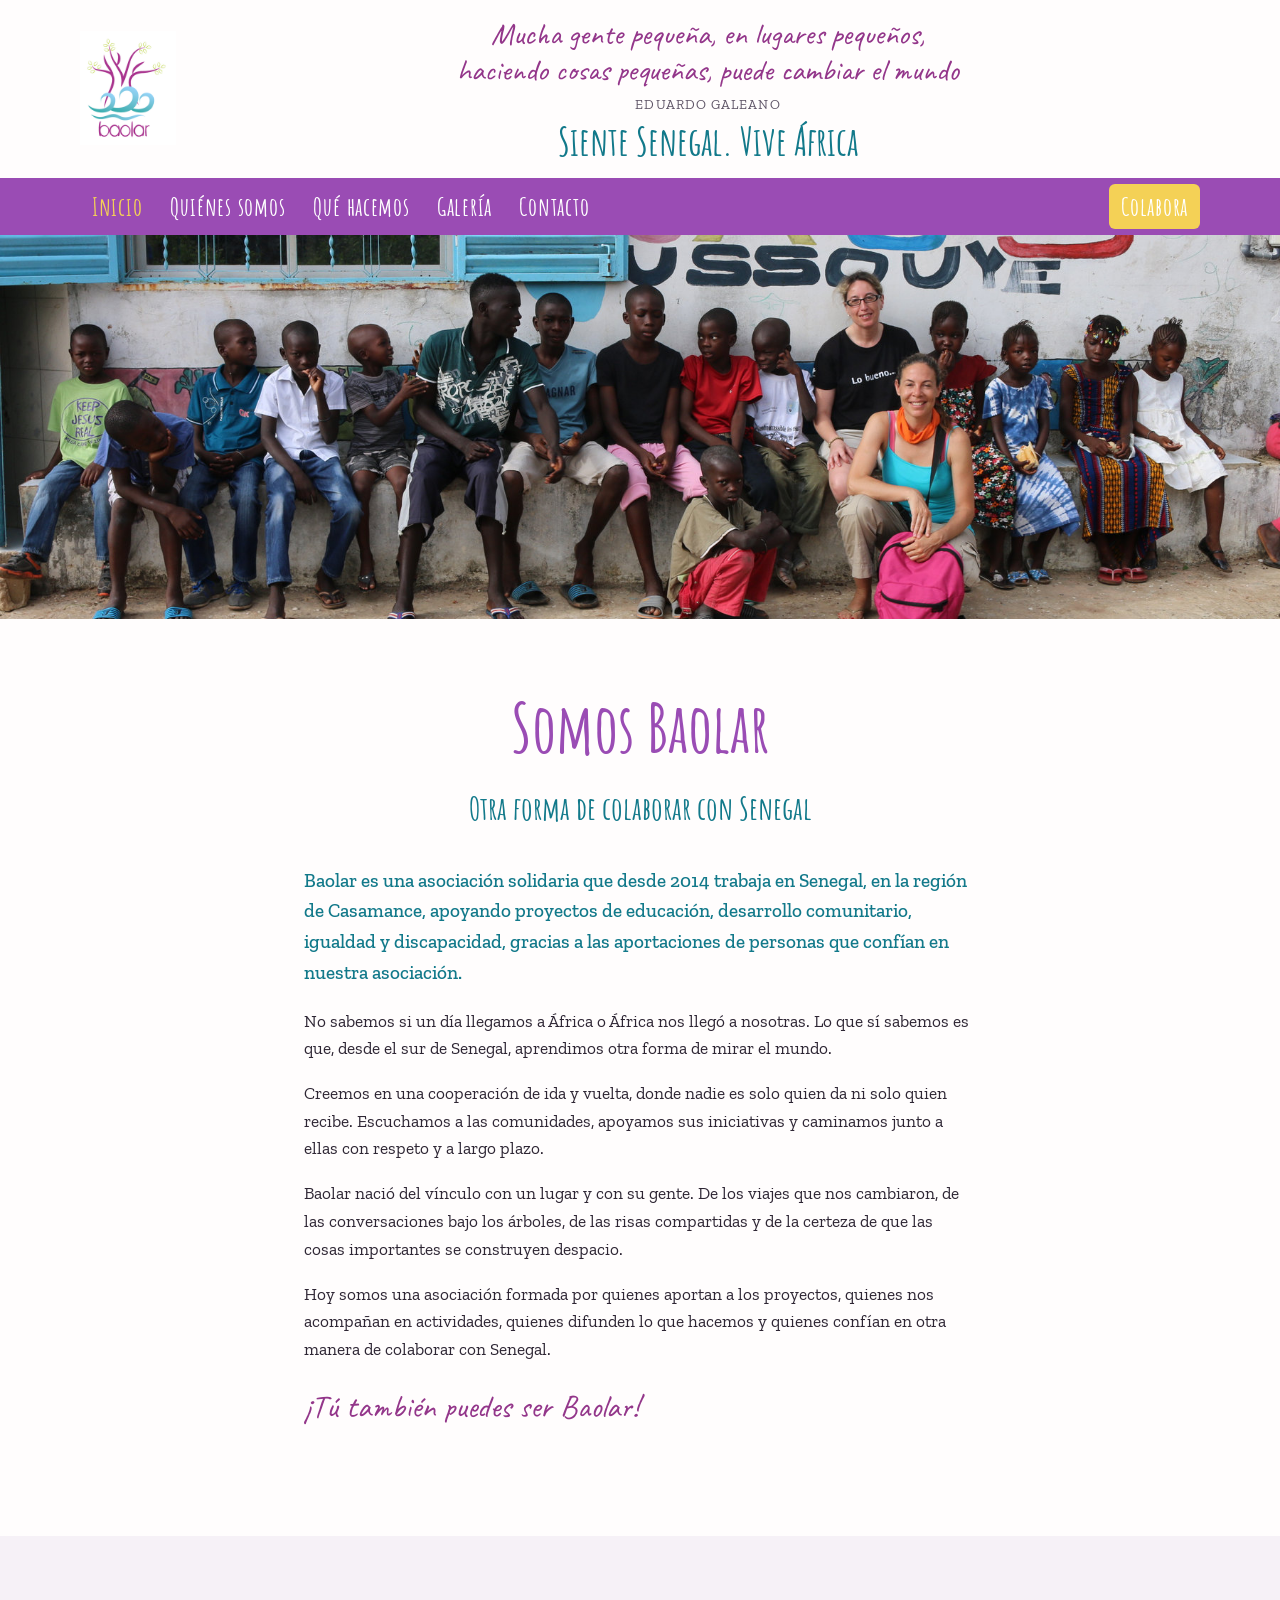
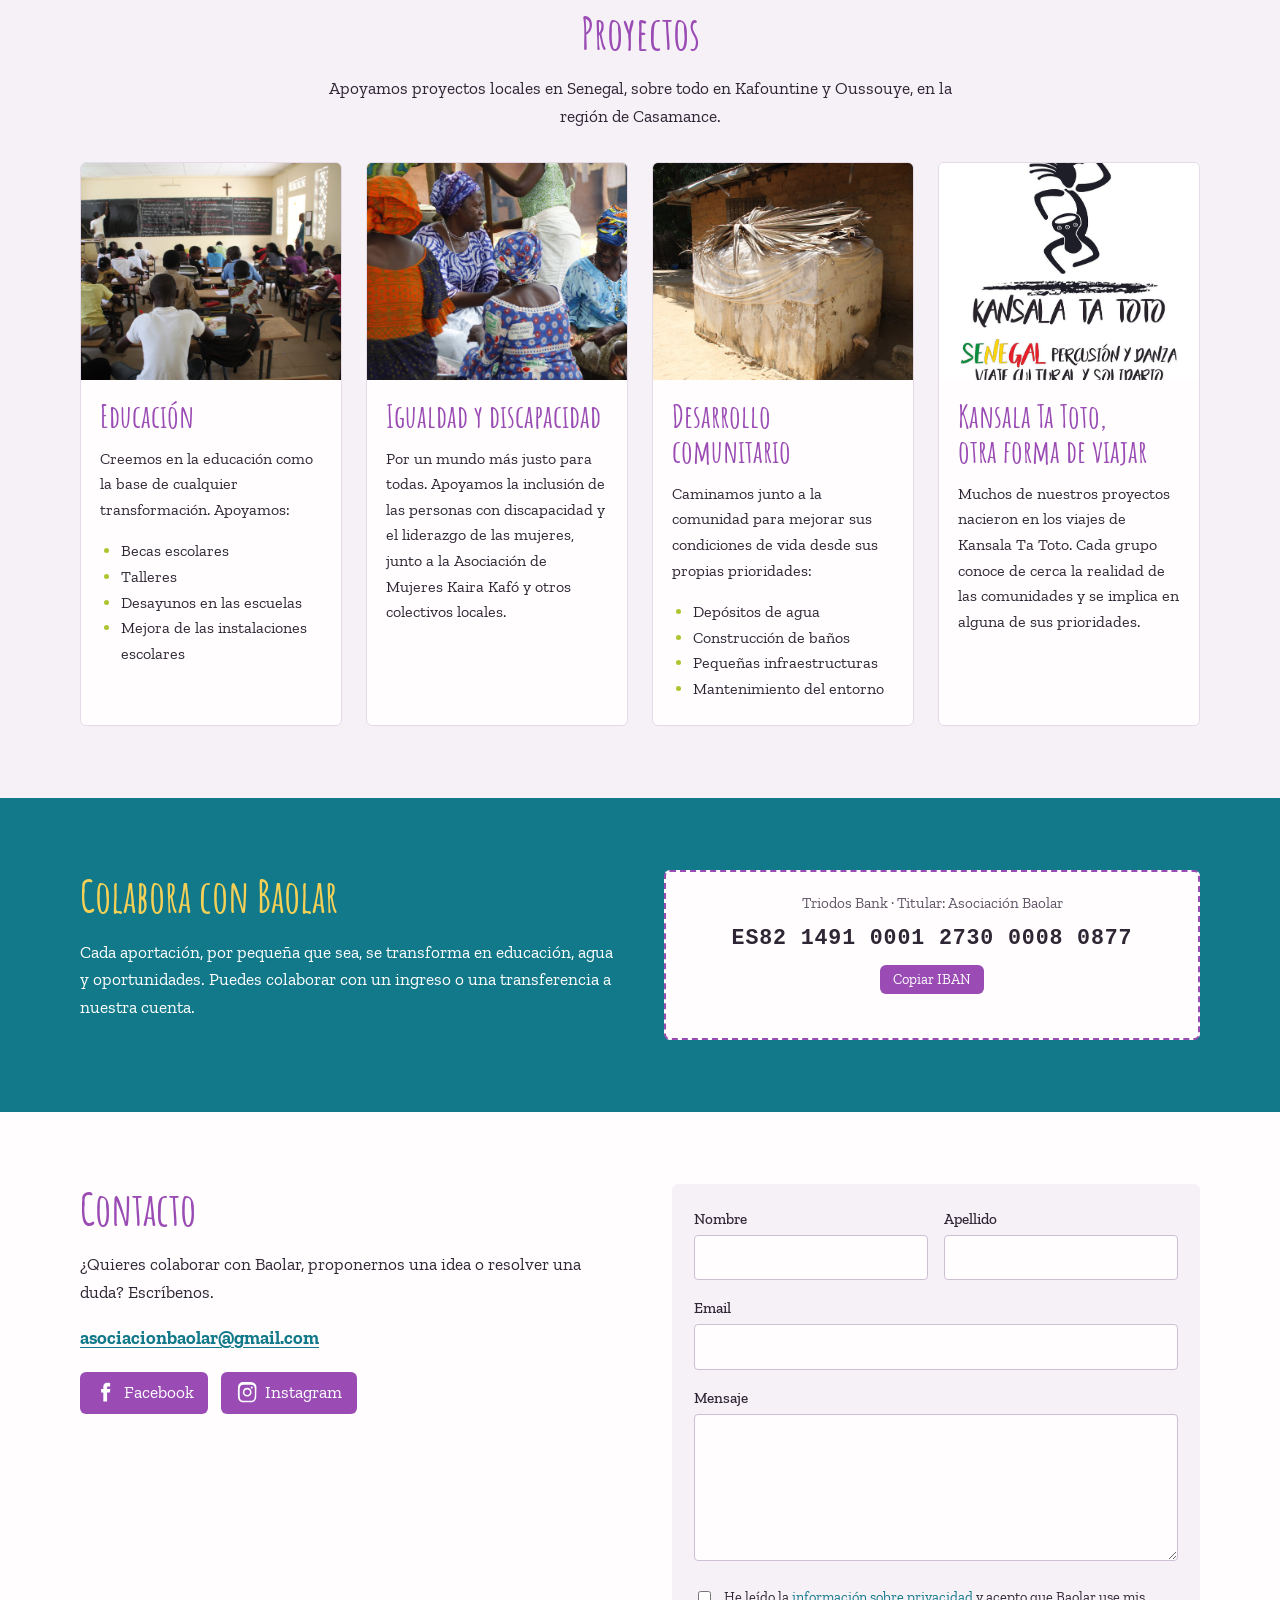
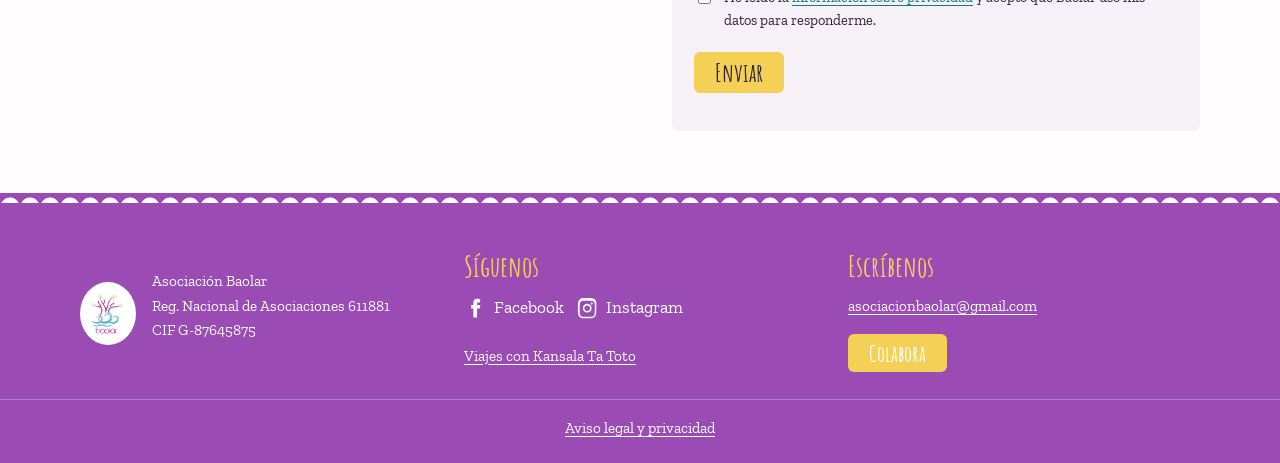
<file: index.html>
<!doctype html>
<html lang="es">
<head>
<meta charset="utf-8">
<meta name="viewport" content="width=device-width, initial-scale=1">
<title>Asociación Baolar</title>
<meta name="description" content="Baolar, asociación solidaria con proyectos de educación, desarrollo comunitario, igualdad y discapacidad en Casamance (Senegal).">
<meta property="og:title" content="Asociación Baolar">
<meta property="og:description" content="Baolar, asociación solidaria con proyectos de educación, desarrollo comunitario, igualdad y discapacidad en Casamance (Senegal).">
<meta property="og:image" content="img/dadc18_5e063a708f9947a09797a3590afdba63-mv2_d_3648_2432_s_4_2-1200.jpg">
<meta property="og:type" content="website">
<link rel="icon" href="img/dadc18_999ccf3c06254f0780bd09e7ee4f69e1-96.png">
<link rel="preconnect" href="https://fonts.googleapis.com">
<link rel="preconnect" href="https://fonts.gstatic.com" crossorigin>
<link rel="stylesheet" href="https://fonts.googleapis.com/css2?family=Amatic+SC:wght@400;700&family=Caveat:wght@500&family=Zilla+Slab:ital,wght@0,400;0,500;0,700;1,400&display=swap">
<link rel="stylesheet" href="css/estilo.css">
</head>
<body>
<a class="saltar" href="#contenido">Saltar al contenido</a>
<header class="cabecera">
  <div class="cabecera-in">
    <a class="marca" href="index.html" aria-label="Asociación Baolar, inicio">
      <img src="img/dadc18_999ccf3c06254f0780bd09e7ee4f69e1-300.png" alt="Logotipo de Baolar: árbol violeta sobre olas azules" width="120" height="168">
    </a>
    <div class="lema">
      <p class="cita">Mucha gente pequeña, en lugares pequeños,<br>haciendo cosas pequeñas, puede cambiar el mundo</p>
      <p class="cita-autor">Eduardo Galeano</p>
      <p class="eslogan">Siente Senegal. Vive África</p>
    </div>
  </div>
  <nav class="menu" aria-label="Menú principal">
    <div class="menu-in">
      <button class="abre-menu" type="button" aria-expanded="false" aria-controls="menu-lista">Menú</button>
      <ul id="menu-lista"><li class="activa"><a href="index.html" aria-current="page">Inicio</a></li><li><a href="quienes-somos.html">Quiénes somos</a></li><li data-sub><a href="que-hacemos.html">Qué hacemos</a><button class="abre-sub" type="button" aria-label="Ver apartados de Qué hacemos" aria-expanded="false"></button><ul class="submenu"><li><a href="educacion.html">Educación</a></li><li><a href="desarrollo-comunitario.html">Desarrollo comunitario</a></li><li><a href="igualdad-discapacidad.html">Igualdad y discapacidad</a></li></ul></li><li><a href="galeria.html">Galería</a></li><li><a href="contacto.html">Contacto</a></li></ul>
      <a class="boton boton-dona" href="colabora.html">Colabora</a>
    </div>
  </nav>
</header>
<main id="contenido">

<section class="hero hero-inicio">
  <img src="img/dadc18_5e063a708f9947a09797a3590afdba63-mv2_d_3648_2432_s_4_2-1800.jpg" alt="Campamento de verano con niños y niñas en Casamance" class="hero-img">
</section>
<section class="seccion envoltura intro">
  <h1>Somos Baolar</h1>
  <p class="subtitulo">Otra forma de colaborar con Senegal</p>
  <div class="prosa">
    <p class="destacado">Baolar es una asociación solidaria que desde 2014 trabaja en Senegal, en la región de Casamance, apoyando proyectos de educación, desarrollo comunitario, igualdad y discapacidad, gracias a las aportaciones de personas que confían en nuestra asociación.</p>
    <p>No sabemos si un día llegamos a África o África nos llegó a nosotras. Lo que sí sabemos es que, desde el sur de Senegal, aprendimos otra forma de mirar el mundo.</p>
    <p>Creemos en una cooperación de ida y vuelta, donde nadie es solo quien da ni solo quien recibe. Escuchamos a las comunidades, apoyamos sus iniciativas y caminamos junto a ellas con respeto y a largo plazo.</p>
    <p>Baolar nació del vínculo con un lugar y con su gente. De los viajes que nos cambiaron, de las conversaciones bajo los árboles, de las risas compartidas y de la certeza de que las cosas importantes se construyen despacio.</p>
    <p>Hoy somos una asociación formada por quienes aportan a los proyectos, quienes nos acompañan en actividades, quienes difunden lo que hacemos y quienes confían en otra manera de colaborar con Senegal.</p>
    <p class="llamada">¡Tú también puedes ser Baolar!</p>
  </div>
</section>
<section class="seccion fondo-suave">
  <div class="envoltura">
    <h2 class="titulo-seccion">Proyectos</h2>
    <p class="centrado">Apoyamos proyectos locales en Senegal, sobre todo en Kafountine y Oussouye, en la región de Casamance.</p>
    <div class="rejilla-tarjetas"><article class="tarjeta">
  <a href="educacion.html" class="tarjeta-img"><img src="img/dadc18_ef5c1830385447f28e044dcce1a9e8ae-mv2_d_4752_3168_s_4_2-800.jpg" alt="Niñas y niños en clase" loading="lazy"></a>
  <div class="tarjeta-texto"><h3><a href="educacion.html">Educación</a></h3><p>Creemos en la educación como la base de cualquier transformación. Apoyamos:</p><ul><li>Becas escolares</li><li>Talleres</li><li>Desayunos en las escuelas</li><li>Mejora de las instalaciones escolares</li></ul></div>
</article><article class="tarjeta">
  <a href="igualdad-discapacidad.html" class="tarjeta-img"><img src="img/dadc18_29e1b6498028461ba11ecc8435e04adf-800.jpg" alt="Mujeres de la comunidad" loading="lazy"></a>
  <div class="tarjeta-texto"><h3><a href="igualdad-discapacidad.html">Igualdad y discapacidad</a></h3><p>Por un mundo más justo para todas. Apoyamos la inclusión de las personas con discapacidad y el liderazgo de las mujeres, junto a la Asociación de Mujeres Kaira Kafó y otros colectivos locales.</p></div>
</article><article class="tarjeta">
  <a href="desarrollo-comunitario.html" class="tarjeta-img"><img src="img/dadc18_add3394c2ef94ceda3ceed788e2c3f60-800.jpg" alt="Depósito de agua en Kaylo" loading="lazy"></a>
  <div class="tarjeta-texto"><h3><a href="desarrollo-comunitario.html">Desarrollo comunitario</a></h3><p>Caminamos junto a la comunidad para mejorar sus condiciones de vida desde sus propias prioridades:</p><ul><li>Depósitos de agua</li><li>Construcción de baños</li><li>Pequeñas infraestructuras</li><li>Mantenimiento del entorno</li></ul></div>
</article><article class="tarjeta">
  <a href="https://www.kansalasenegal.com/" target="_blank" rel="noopener" class="tarjeta-img"><img src="img/dadc18_6353f4cd1bdd469cbedf92acd5f92ac5-mv2-800.jpg" alt="Kansala Ta Toto" loading="lazy"></a>
  <div class="tarjeta-texto"><h3><a href="https://www.kansalasenegal.com/" target="_blank" rel="noopener">Kansala Ta Toto, otra forma de viajar</a></h3><p>Muchos de nuestros proyectos nacieron en los viajes de Kansala Ta Toto. Cada grupo conoce de cerca la realidad de las comunidades y se implica en alguna de sus prioridades.</p></div>
</article></div>
  </div>
</section>
<section class="seccion banda-colabora">
  <div class="envoltura banda-in">
    <div>
      <h2>Colabora con Baolar</h2>
      <p>Cada aportación, por pequeña que sea, se transforma en educación, agua y oportunidades. Puedes colaborar con un ingreso o una transferencia a nuestra cuenta.</p>
    </div>
    <div class="iban">
  <p class="iban-banco">Triodos Bank · Titular: Asociación Baolar</p>
  <p class="iban-num"><span id="iban">ES82 1491 0001 2730 0008 0877</span>
  <button type="button" class="copiar" data-copia="ES8214910001273000080877">Copiar IBAN</button></p>
  <p class="iban-aviso" role="status" aria-live="polite"></p>
</div>
  </div>
</section>
<section class="seccion envoltura contacto" id="escribenos">
  <div class="contacto-texto">
    <h2 class="titulo-seccion izq">Contacto</h2>
    <p>¿Quieres colaborar con Baolar, proponernos una idea o resolver una duda? Escríbenos.</p>
    <p class="correo"><a href="mailto:asociacionbaolar@gmail.com">asociacionbaolar@gmail.com</a></p>
    <ul class="redes grandes">
      <li><a href="https://www.facebook.com/AsociacionBaolar/" target="_blank" rel="noopener"><svg viewBox="0 0 24 24" aria-hidden="true"><path d="M14 8.5V6.8c0-.8.5-1 1-1h2.3V2.1L14.2 2C10.8 2 10 4.6 10 6.3v2.2H7.6v3.9H10V22h4v-9.6h3l.5-3.9H14z"/></svg><span>Facebook</span></a></li>
      <li><a href="https://www.instagram.com/asociacionbaolar/" target="_blank" rel="noopener"><svg viewBox="0 0 24 24" aria-hidden="true"><path d="M12 7.3a4.7 4.7 0 1 0 0 9.4 4.7 4.7 0 0 0 0-9.4zm0 7.7a3 3 0 1 1 0-6 3 3 0 0 1 0 6zm6-7.9a1.1 1.1 0 1 1-2.2 0 1.1 1.1 0 0 1 2.2 0zM21.9 7c-.1-1.6-.4-3-1.6-4.2C19.1 1.6 17.6 1.2 16 1.1 14.4 1 9.6 1 8 1.1c-1.6.1-3 .4-4.2 1.6C2.6 3.9 2.2 5.4 2.1 7 2 8.6 2 15.4 2.1 17c.1 1.6.4 3 1.6 4.2 1.2 1.2 2.6 1.6 4.2 1.6 1.6.1 6.4.1 8 0 1.6-.1 3-.4 4.2-1.6 1.2-1.2 1.6-2.6 1.6-4.2.1-1.6.1-8.4.2-10zM19.8 19a3.3 3.3 0 0 1-1.8 1.8c-1.3.5-4.3.4-5.9.4s-4.6.1-5.9-.4A3.3 3.3 0 0 1 4.4 19C3.9 17.7 4 14.7 4 13.1V12c0-1.6-.1-4.6.4-5.9A3.3 3.3 0 0 1 6.2 4.3C7.5 3.8 10.5 3.9 12.1 3.9s4.6-.1 5.9.4a3.3 3.3 0 0 1 1.8 1.8c.5 1.3.4 4.3.4 5.9s.1 4.6-.4 5.9z"/></svg><span>Instagram</span></a></li>
    </ul>
  </div>
  <form class="formulario" action="https://formspree.io/f/xqpejpjq" method="POST">
    <div class="fila2">
      <p><label for="f-nombre">Nombre</label><input id="f-nombre" name="nombre" autocomplete="given-name" required></p>
      <p><label for="f-apellido">Apellido</label><input id="f-apellido" name="apellido" autocomplete="family-name"></p>
    </div>
    <p><label for="f-email">Email</label><input id="f-email" type="email" name="email" autocomplete="email" required></p>
    <p><label for="f-mensaje">Mensaje</label><textarea id="f-mensaje" name="mensaje" rows="5" required></textarea></p>
    <p class="check"><input id="f-priv" type="checkbox" name="acepta_privacidad" required>
      <label for="f-priv">He leído la <a href="privacidad.html">información sobre privacidad</a> y acepto que Baolar use mis datos para responderme.</label></p>
    <input type="text" name="_gotcha" class="oculto" tabindex="-1" autocomplete="off" aria-hidden="true">
    <p><button class="boton" type="submit">Enviar</button></p>
    <p class="form-estado" role="status" aria-live="polite"></p>
  </form>
</section>

</main>
<footer class="pie">
  <div class="pie-in">
    <div class="pie-marca">
      <img src="img/dadc18_999ccf3c06254f0780bd09e7ee4f69e1-300.png" alt="" width="70" height="98">
      <p>Asociación Baolar<br>Reg. Nacional de Asociaciones 611881<br>CIF G-87645875</p>
    </div>
    <div class="pie-redes">
      <p class="pie-titulo">Síguenos</p>
      <ul class="redes">
        <li><a href="https://www.facebook.com/AsociacionBaolar/" target="_blank" rel="noopener"><svg viewBox="0 0 24 24" aria-hidden="true"><path d="M14 8.5V6.8c0-.8.5-1 1-1h2.3V2.1L14.2 2C10.8 2 10 4.6 10 6.3v2.2H7.6v3.9H10V22h4v-9.6h3l.5-3.9H14z"/></svg><span>Facebook</span></a></li>
        <li><a href="https://www.instagram.com/asociacionbaolar/" target="_blank" rel="noopener"><svg viewBox="0 0 24 24" aria-hidden="true"><path d="M12 7.3a4.7 4.7 0 1 0 0 9.4 4.7 4.7 0 0 0 0-9.4zm0 7.7a3 3 0 1 1 0-6 3 3 0 0 1 0 6zm6-7.9a1.1 1.1 0 1 1-2.2 0 1.1 1.1 0 0 1 2.2 0zM21.9 7c-.1-1.6-.4-3-1.6-4.2C19.1 1.6 17.6 1.2 16 1.1 14.4 1 9.6 1 8 1.1c-1.6.1-3 .4-4.2 1.6C2.6 3.9 2.2 5.4 2.1 7 2 8.6 2 15.4 2.1 17c.1 1.6.4 3 1.6 4.2 1.2 1.2 2.6 1.6 4.2 1.6 1.6.1 6.4.1 8 0 1.6-.1 3-.4 4.2-1.6 1.2-1.2 1.6-2.6 1.6-4.2.1-1.6.1-8.4.2-10zM19.8 19a3.3 3.3 0 0 1-1.8 1.8c-1.3.5-4.3.4-5.9.4s-4.6.1-5.9-.4A3.3 3.3 0 0 1 4.4 19C3.9 17.7 4 14.7 4 13.1V12c0-1.6-.1-4.6.4-5.9A3.3 3.3 0 0 1 6.2 4.3C7.5 3.8 10.5 3.9 12.1 3.9s4.6-.1 5.9.4a3.3 3.3 0 0 1 1.8 1.8c.5 1.3.4 4.3.4 5.9s.1 4.6-.4 5.9z"/></svg><span>Instagram</span></a></li>
      </ul>
      <p><a href="https://www.kansalasenegal.com/" target="_blank" rel="noopener">Viajes con Kansala Ta Toto</a></p>
    </div>
    <div class="pie-contacto">
      <p class="pie-titulo">Escríbenos</p>
      <p><a href="mailto:asociacionbaolar@gmail.com">asociacionbaolar@gmail.com</a></p>
      <a class="boton" href="colabora.html">Colabora</a>
    </div>
  </div>
  <p class="pie-legal"><a href="privacidad.html">Aviso legal y privacidad</a></p>
</footer>
<script src="js/menu.js"></script>
</body>
</html>
</file>
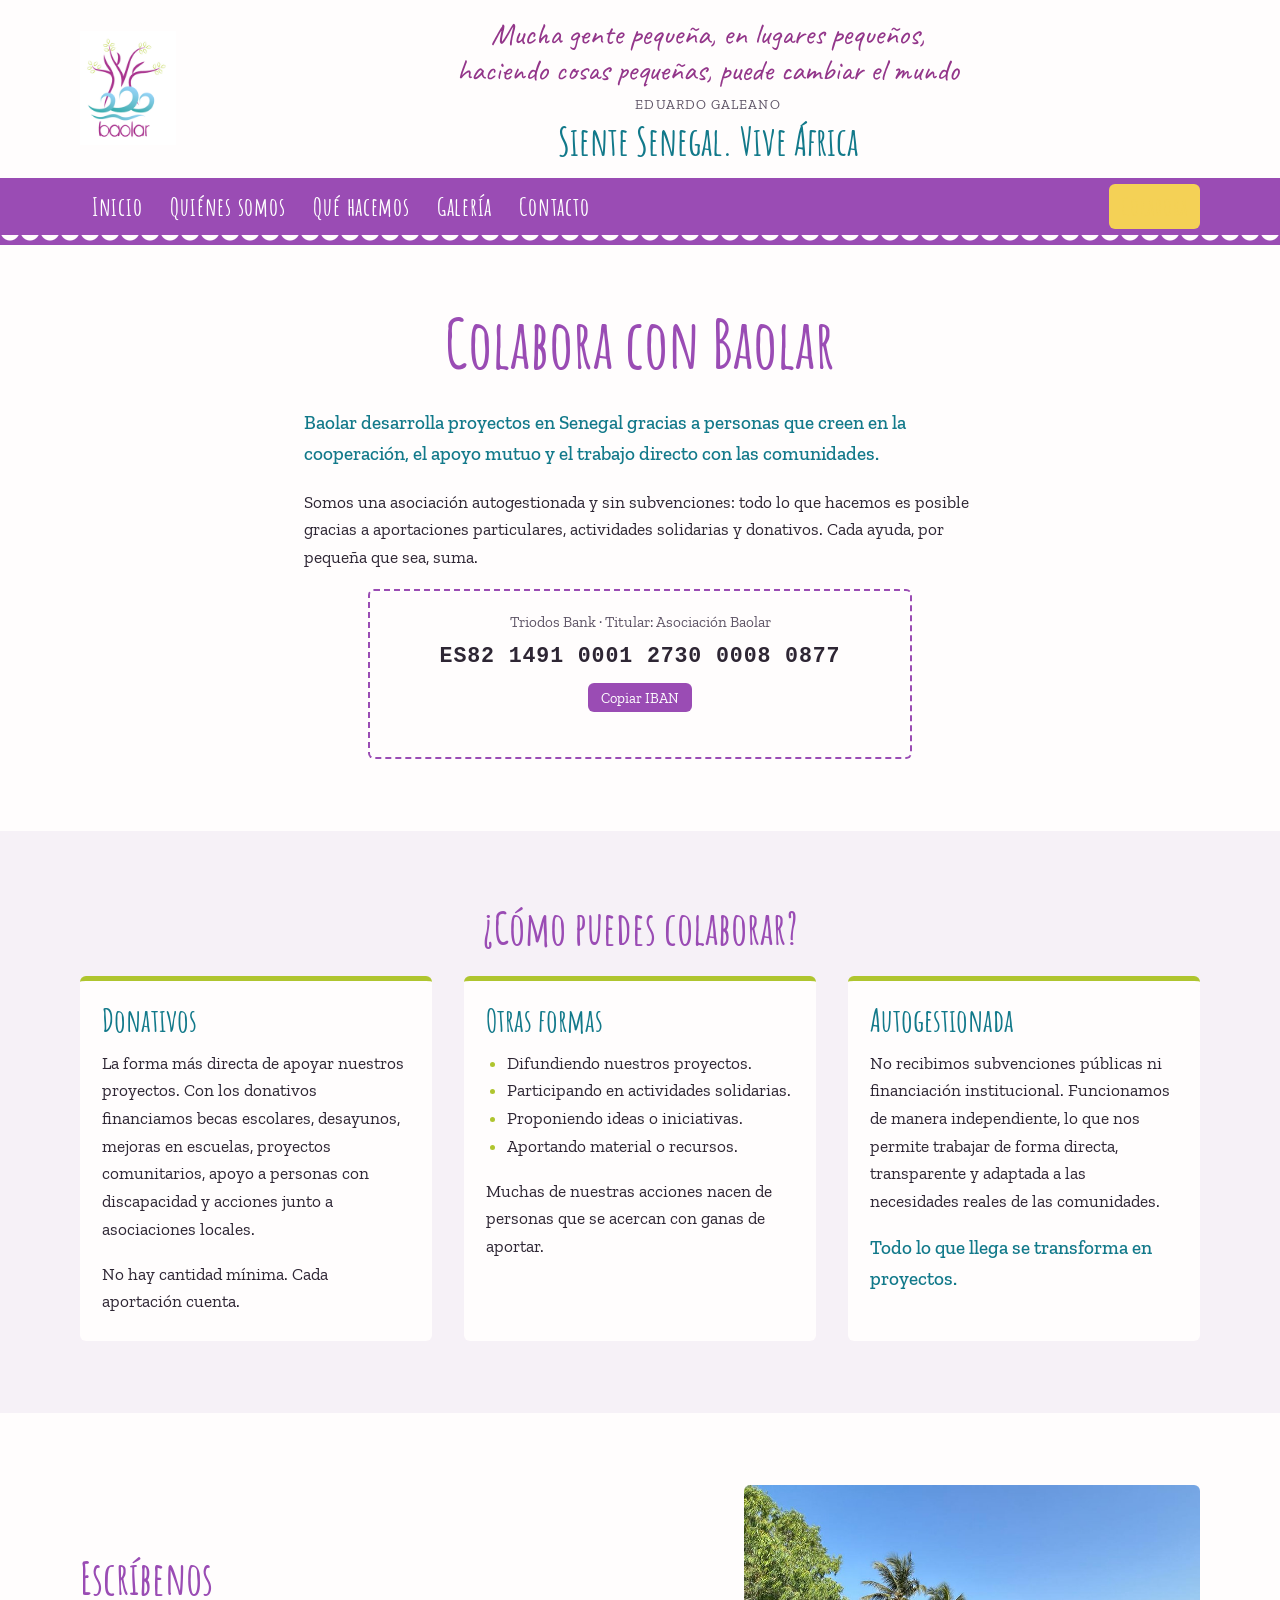
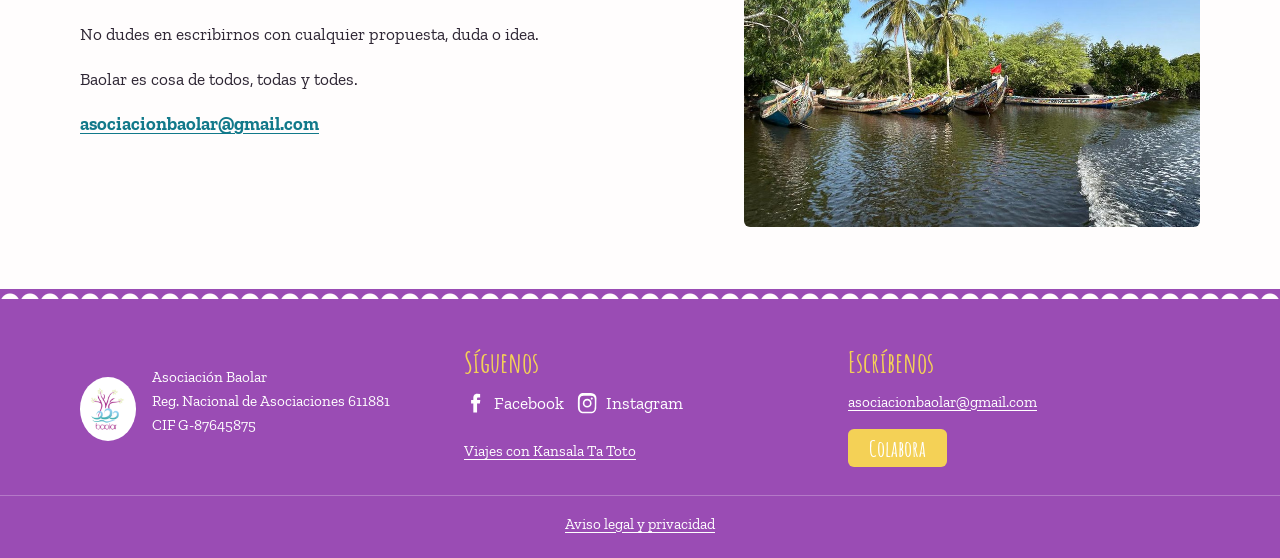
<file: colabora.html>
<!doctype html>
<html lang="es">
<head>
<meta charset="utf-8">
<meta name="viewport" content="width=device-width, initial-scale=1">
<title>Colabora | Asociación Baolar</title>
<meta name="description" content="La acción más pequeña es mejor que la intención más grande. Cualquier colaboración suma.">
<meta property="og:title" content="Colabora | Asociación Baolar">
<meta property="og:description" content="La acción más pequeña es mejor que la intención más grande. Cualquier colaboración suma.">
<meta property="og:image" content="img/dadc18_5e063a708f9947a09797a3590afdba63-mv2_d_3648_2432_s_4_2-1200.jpg">
<meta property="og:type" content="website">
<link rel="icon" href="img/dadc18_999ccf3c06254f0780bd09e7ee4f69e1-96.png">
<link rel="preconnect" href="https://fonts.googleapis.com">
<link rel="preconnect" href="https://fonts.gstatic.com" crossorigin>
<link rel="stylesheet" href="https://fonts.googleapis.com/css2?family=Amatic+SC:wght@400;700&family=Caveat:wght@500&family=Zilla+Slab:ital,wght@0,400;0,500;0,700;1,400&display=swap">
<link rel="stylesheet" href="css/estilo.css">
</head>
<body>
<a class="saltar" href="#contenido">Saltar al contenido</a>
<header class="cabecera">
  <div class="cabecera-in">
    <a class="marca" href="index.html" aria-label="Asociación Baolar, inicio">
      <img src="img/dadc18_999ccf3c06254f0780bd09e7ee4f69e1-300.png" alt="Logotipo de Baolar: árbol violeta sobre olas azules" width="120" height="168">
    </a>
    <div class="lema">
      <p class="cita">Mucha gente pequeña, en lugares pequeños,<br>haciendo cosas pequeñas, puede cambiar el mundo</p>
      <p class="cita-autor">Eduardo Galeano</p>
      <p class="eslogan">Siente Senegal. Vive África</p>
    </div>
  </div>
  <nav class="menu" aria-label="Menú principal">
    <div class="menu-in">
      <button class="abre-menu" type="button" aria-expanded="false" aria-controls="menu-lista">Menú</button>
      <ul id="menu-lista"><li><a href="index.html">Inicio</a></li><li><a href="quienes-somos.html">Quiénes somos</a></li><li data-sub><a href="que-hacemos.html">Qué hacemos</a><button class="abre-sub" type="button" aria-label="Ver apartados de Qué hacemos" aria-expanded="false"></button><ul class="submenu"><li><a href="educacion.html">Educación</a></li><li><a href="desarrollo-comunitario.html">Desarrollo comunitario</a></li><li><a href="igualdad-discapacidad.html">Igualdad y discapacidad</a></li></ul></li><li><a href="galeria.html">Galería</a></li><li><a href="contacto.html">Contacto</a></li></ul>
      <a class="boton boton-dona" href="colabora.html" aria-current="page">Colabora</a>
    </div>
  </nav>
</header>
<main id="contenido">

<section class="seccion envoltura">
  <h1 class="titulo-pagina">Colabora con Baolar</h1>
  <div class="prosa centrada">
    <p class="destacado">Baolar desarrolla proyectos en Senegal gracias a personas que creen en la cooperación, el apoyo mutuo y el trabajo directo con las comunidades.</p>
    <p>Somos una asociación autogestionada y sin subvenciones: todo lo que hacemos es posible gracias a aportaciones particulares, actividades solidarias y donativos. Cada ayuda, por pequeña que sea, suma.</p>
  </div>
  <div class="iban">
  <p class="iban-banco">Triodos Bank · Titular: Asociación Baolar</p>
  <p class="iban-num"><span id="iban">ES82 1491 0001 2730 0008 0877</span>
  <button type="button" class="copiar" data-copia="ES8214910001273000080877">Copiar IBAN</button></p>
  <p class="iban-aviso" role="status" aria-live="polite"></p>
</div>
</section>
<section class="seccion fondo-suave">
  <div class="envoltura">
    <h2 class="titulo-seccion">¿Cómo puedes colaborar?</h2>
    <div class="columnas3">
      <div class="col">
        <h3>Donativos</h3>
        <p>La forma más directa de apoyar nuestros proyectos. Con los donativos financiamos becas escolares, desayunos, mejoras en escuelas, proyectos comunitarios, apoyo a personas con discapacidad y acciones junto a asociaciones locales.</p>
        <p>No hay cantidad mínima. Cada aportación cuenta.</p>
      </div>
      <div class="col">
        <h3>Otras formas</h3>
        <ul><li>Difundiendo nuestros proyectos.</li><li>Participando en actividades solidarias.</li><li>Proponiendo ideas o iniciativas.</li><li>Aportando material o recursos.</li></ul>
        <p>Muchas de nuestras acciones nacen de personas que se acercan con ganas de aportar.</p>
      </div>
      <div class="col">
        <h3>Autogestionada</h3>
        <p>No recibimos subvenciones públicas ni financiación institucional. Funcionamos de manera independiente, lo que nos permite trabajar de forma directa, transparente y adaptada a las necesidades reales de las comunidades.</p>
        <p class="destacado">Todo lo que llega se transforma en proyectos.</p>
      </div>
    </div>
  </div>
</section>
<section class="seccion envoltura">
  <article class="bloque">
  <div class="bloque-texto"><h2>Escríbenos</h2><p>No dudes en escribirnos con cualquier propuesta, duda o idea.</p><p>Baolar es cosa de todos, todas y todes.</p><p class="correo"><a href="mailto:asociacionbaolar@gmail.com">asociacionbaolar@gmail.com</a></p></div>
  <figure class="bloque-img"><img src="img/dadc18_ec33db5144f84e67a3b1b40cca80528a-mv2-900.jpg" alt="Paisaje de Casamance" loading="lazy"></figure>
</article>
</section>

</main>
<footer class="pie">
  <div class="pie-in">
    <div class="pie-marca">
      <img src="img/dadc18_999ccf3c06254f0780bd09e7ee4f69e1-300.png" alt="" width="70" height="98">
      <p>Asociación Baolar<br>Reg. Nacional de Asociaciones 611881<br>CIF G-87645875</p>
    </div>
    <div class="pie-redes">
      <p class="pie-titulo">Síguenos</p>
      <ul class="redes">
        <li><a href="https://www.facebook.com/AsociacionBaolar/" target="_blank" rel="noopener"><svg viewBox="0 0 24 24" aria-hidden="true"><path d="M14 8.5V6.8c0-.8.5-1 1-1h2.3V2.1L14.2 2C10.8 2 10 4.6 10 6.3v2.2H7.6v3.9H10V22h4v-9.6h3l.5-3.9H14z"/></svg><span>Facebook</span></a></li>
        <li><a href="https://www.instagram.com/asociacionbaolar/" target="_blank" rel="noopener"><svg viewBox="0 0 24 24" aria-hidden="true"><path d="M12 7.3a4.7 4.7 0 1 0 0 9.4 4.7 4.7 0 0 0 0-9.4zm0 7.7a3 3 0 1 1 0-6 3 3 0 0 1 0 6zm6-7.9a1.1 1.1 0 1 1-2.2 0 1.1 1.1 0 0 1 2.2 0zM21.9 7c-.1-1.6-.4-3-1.6-4.2C19.1 1.6 17.6 1.2 16 1.1 14.4 1 9.6 1 8 1.1c-1.6.1-3 .4-4.2 1.6C2.6 3.9 2.2 5.4 2.1 7 2 8.6 2 15.4 2.1 17c.1 1.6.4 3 1.6 4.2 1.2 1.2 2.6 1.6 4.2 1.6 1.6.1 6.4.1 8 0 1.6-.1 3-.4 4.2-1.6 1.2-1.2 1.6-2.6 1.6-4.2.1-1.6.1-8.4.2-10zM19.8 19a3.3 3.3 0 0 1-1.8 1.8c-1.3.5-4.3.4-5.9.4s-4.6.1-5.9-.4A3.3 3.3 0 0 1 4.4 19C3.9 17.7 4 14.7 4 13.1V12c0-1.6-.1-4.6.4-5.9A3.3 3.3 0 0 1 6.2 4.3C7.5 3.8 10.5 3.9 12.1 3.9s4.6-.1 5.9.4a3.3 3.3 0 0 1 1.8 1.8c.5 1.3.4 4.3.4 5.9s.1 4.6-.4 5.9z"/></svg><span>Instagram</span></a></li>
      </ul>
      <p><a href="https://www.kansalasenegal.com/" target="_blank" rel="noopener">Viajes con Kansala Ta Toto</a></p>
    </div>
    <div class="pie-contacto">
      <p class="pie-titulo">Escríbenos</p>
      <p><a href="mailto:asociacionbaolar@gmail.com">asociacionbaolar@gmail.com</a></p>
      <a class="boton" href="colabora.html">Colabora</a>
    </div>
  </div>
  <p class="pie-legal"><a href="privacidad.html">Aviso legal y privacidad</a></p>
</footer>
<script src="js/menu.js"></script>
</body>
</html>
</file>
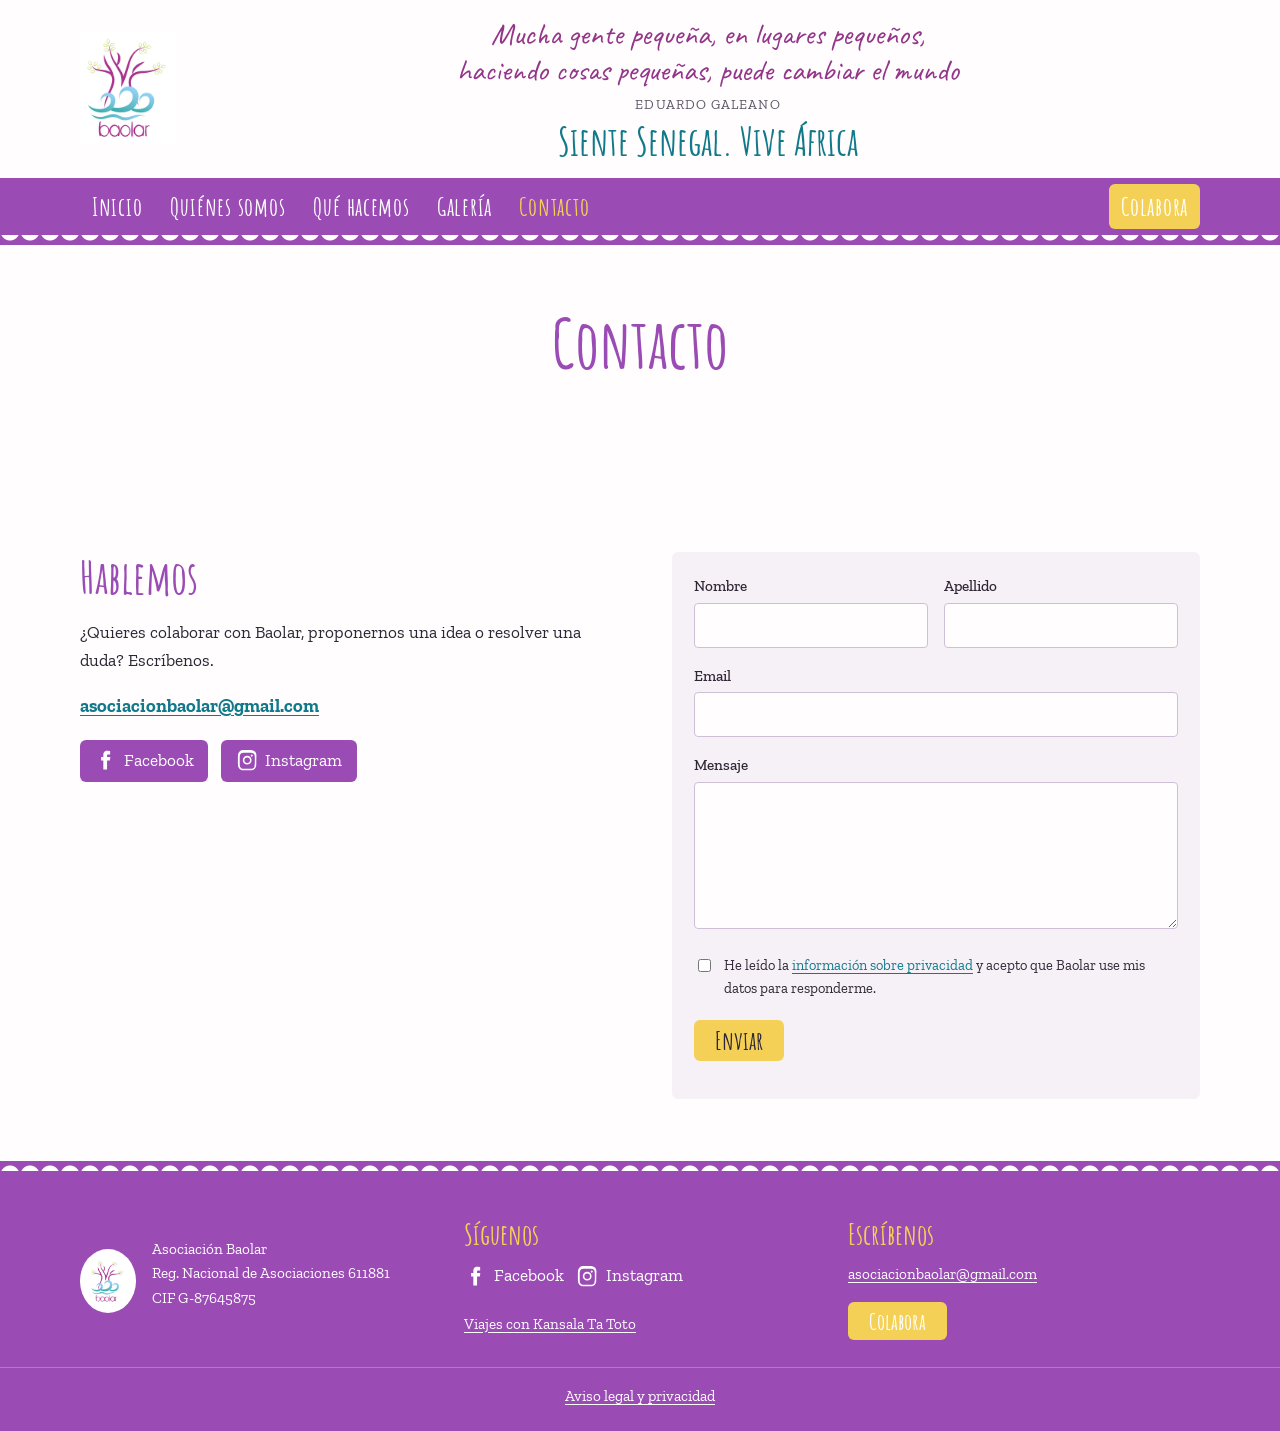
<file: contacto.html>
<!doctype html>
<html lang="es">
<head>
<meta charset="utf-8">
<meta name="viewport" content="width=device-width, initial-scale=1">
<title>Contacto | Asociación Baolar</title>
<meta name="description" content="Escribe a la Asociación Baolar para colaborar, proponer ideas o resolver dudas.">
<meta property="og:title" content="Contacto | Asociación Baolar">
<meta property="og:description" content="Escribe a la Asociación Baolar para colaborar, proponer ideas o resolver dudas.">
<meta property="og:image" content="img/dadc18_5e063a708f9947a09797a3590afdba63-mv2_d_3648_2432_s_4_2-1200.jpg">
<meta property="og:type" content="website">
<link rel="icon" href="img/dadc18_999ccf3c06254f0780bd09e7ee4f69e1-96.png">
<link rel="preconnect" href="https://fonts.googleapis.com">
<link rel="preconnect" href="https://fonts.gstatic.com" crossorigin>
<link rel="stylesheet" href="https://fonts.googleapis.com/css2?family=Amatic+SC:wght@400;700&family=Caveat:wght@500&family=Zilla+Slab:ital,wght@0,400;0,500;0,700;1,400&display=swap">
<link rel="stylesheet" href="css/estilo.css">
</head>
<body>
<a class="saltar" href="#contenido">Saltar al contenido</a>
<header class="cabecera">
  <div class="cabecera-in">
    <a class="marca" href="index.html" aria-label="Asociación Baolar, inicio">
      <img src="img/dadc18_999ccf3c06254f0780bd09e7ee4f69e1-300.png" alt="Logotipo de Baolar: árbol violeta sobre olas azules" width="120" height="168">
    </a>
    <div class="lema">
      <p class="cita">Mucha gente pequeña, en lugares pequeños,<br>haciendo cosas pequeñas, puede cambiar el mundo</p>
      <p class="cita-autor">Eduardo Galeano</p>
      <p class="eslogan">Siente Senegal. Vive África</p>
    </div>
  </div>
  <nav class="menu" aria-label="Menú principal">
    <div class="menu-in">
      <button class="abre-menu" type="button" aria-expanded="false" aria-controls="menu-lista">Menú</button>
      <ul id="menu-lista"><li><a href="index.html">Inicio</a></li><li><a href="quienes-somos.html">Quiénes somos</a></li><li data-sub><a href="que-hacemos.html">Qué hacemos</a><button class="abre-sub" type="button" aria-label="Ver apartados de Qué hacemos" aria-expanded="false"></button><ul class="submenu"><li><a href="educacion.html">Educación</a></li><li><a href="desarrollo-comunitario.html">Desarrollo comunitario</a></li><li><a href="igualdad-discapacidad.html">Igualdad y discapacidad</a></li></ul></li><li><a href="galeria.html">Galería</a></li><li class="activa"><a href="contacto.html" aria-current="page">Contacto</a></li></ul>
      <a class="boton boton-dona" href="colabora.html">Colabora</a>
    </div>
  </nav>
</header>
<main id="contenido">

<section class="seccion envoltura">
  <h1 class="titulo-pagina">Contacto</h1>
</section>
<section class="seccion envoltura contacto" id="escribenos">
  <div class="contacto-texto">
    <h2 class="titulo-seccion izq">Hablemos</h2>
    <p>¿Quieres colaborar con Baolar, proponernos una idea o resolver una duda? Escríbenos.</p>
    <p class="correo"><a href="mailto:asociacionbaolar@gmail.com">asociacionbaolar@gmail.com</a></p>
    <ul class="redes grandes">
      <li><a href="https://www.facebook.com/AsociacionBaolar/" target="_blank" rel="noopener"><svg viewBox="0 0 24 24" aria-hidden="true"><path d="M14 8.5V6.8c0-.8.5-1 1-1h2.3V2.1L14.2 2C10.8 2 10 4.6 10 6.3v2.2H7.6v3.9H10V22h4v-9.6h3l.5-3.9H14z"/></svg><span>Facebook</span></a></li>
      <li><a href="https://www.instagram.com/asociacionbaolar/" target="_blank" rel="noopener"><svg viewBox="0 0 24 24" aria-hidden="true"><path d="M12 7.3a4.7 4.7 0 1 0 0 9.4 4.7 4.7 0 0 0 0-9.4zm0 7.7a3 3 0 1 1 0-6 3 3 0 0 1 0 6zm6-7.9a1.1 1.1 0 1 1-2.2 0 1.1 1.1 0 0 1 2.2 0zM21.9 7c-.1-1.6-.4-3-1.6-4.2C19.1 1.6 17.6 1.2 16 1.1 14.4 1 9.6 1 8 1.1c-1.6.1-3 .4-4.2 1.6C2.6 3.9 2.2 5.4 2.1 7 2 8.6 2 15.4 2.1 17c.1 1.6.4 3 1.6 4.2 1.2 1.2 2.6 1.6 4.2 1.6 1.6.1 6.4.1 8 0 1.6-.1 3-.4 4.2-1.6 1.2-1.2 1.6-2.6 1.6-4.2.1-1.6.1-8.4.2-10zM19.8 19a3.3 3.3 0 0 1-1.8 1.8c-1.3.5-4.3.4-5.9.4s-4.6.1-5.9-.4A3.3 3.3 0 0 1 4.4 19C3.9 17.7 4 14.7 4 13.1V12c0-1.6-.1-4.6.4-5.9A3.3 3.3 0 0 1 6.2 4.3C7.5 3.8 10.5 3.9 12.1 3.9s4.6-.1 5.9.4a3.3 3.3 0 0 1 1.8 1.8c.5 1.3.4 4.3.4 5.9s.1 4.6-.4 5.9z"/></svg><span>Instagram</span></a></li>
    </ul>
  </div>
  <form class="formulario" action="https://formspree.io/f/xqpejpjq" method="POST">
    <div class="fila2">
      <p><label for="f-nombre">Nombre</label><input id="f-nombre" name="nombre" autocomplete="given-name" required></p>
      <p><label for="f-apellido">Apellido</label><input id="f-apellido" name="apellido" autocomplete="family-name"></p>
    </div>
    <p><label for="f-email">Email</label><input id="f-email" type="email" name="email" autocomplete="email" required></p>
    <p><label for="f-mensaje">Mensaje</label><textarea id="f-mensaje" name="mensaje" rows="5" required></textarea></p>
    <p class="check"><input id="f-priv" type="checkbox" name="acepta_privacidad" required>
      <label for="f-priv">He leído la <a href="privacidad.html">información sobre privacidad</a> y acepto que Baolar use mis datos para responderme.</label></p>
    <input type="text" name="_gotcha" class="oculto" tabindex="-1" autocomplete="off" aria-hidden="true">
    <p><button class="boton" type="submit">Enviar</button></p>
    <p class="form-estado" role="status" aria-live="polite"></p>
  </form>
</section>

</main>
<footer class="pie">
  <div class="pie-in">
    <div class="pie-marca">
      <img src="img/dadc18_999ccf3c06254f0780bd09e7ee4f69e1-300.png" alt="" width="70" height="98">
      <p>Asociación Baolar<br>Reg. Nacional de Asociaciones 611881<br>CIF G-87645875</p>
    </div>
    <div class="pie-redes">
      <p class="pie-titulo">Síguenos</p>
      <ul class="redes">
        <li><a href="https://www.facebook.com/AsociacionBaolar/" target="_blank" rel="noopener"><svg viewBox="0 0 24 24" aria-hidden="true"><path d="M14 8.5V6.8c0-.8.5-1 1-1h2.3V2.1L14.2 2C10.8 2 10 4.6 10 6.3v2.2H7.6v3.9H10V22h4v-9.6h3l.5-3.9H14z"/></svg><span>Facebook</span></a></li>
        <li><a href="https://www.instagram.com/asociacionbaolar/" target="_blank" rel="noopener"><svg viewBox="0 0 24 24" aria-hidden="true"><path d="M12 7.3a4.7 4.7 0 1 0 0 9.4 4.7 4.7 0 0 0 0-9.4zm0 7.7a3 3 0 1 1 0-6 3 3 0 0 1 0 6zm6-7.9a1.1 1.1 0 1 1-2.2 0 1.1 1.1 0 0 1 2.2 0zM21.9 7c-.1-1.6-.4-3-1.6-4.2C19.1 1.6 17.6 1.2 16 1.1 14.4 1 9.6 1 8 1.1c-1.6.1-3 .4-4.2 1.6C2.6 3.9 2.2 5.4 2.1 7 2 8.6 2 15.4 2.1 17c.1 1.6.4 3 1.6 4.2 1.2 1.2 2.6 1.6 4.2 1.6 1.6.1 6.4.1 8 0 1.6-.1 3-.4 4.2-1.6 1.2-1.2 1.6-2.6 1.6-4.2.1-1.6.1-8.4.2-10zM19.8 19a3.3 3.3 0 0 1-1.8 1.8c-1.3.5-4.3.4-5.9.4s-4.6.1-5.9-.4A3.3 3.3 0 0 1 4.4 19C3.9 17.7 4 14.7 4 13.1V12c0-1.6-.1-4.6.4-5.9A3.3 3.3 0 0 1 6.2 4.3C7.5 3.8 10.5 3.9 12.1 3.9s4.6-.1 5.9.4a3.3 3.3 0 0 1 1.8 1.8c.5 1.3.4 4.3.4 5.9s.1 4.6-.4 5.9z"/></svg><span>Instagram</span></a></li>
      </ul>
      <p><a href="https://www.kansalasenegal.com/" target="_blank" rel="noopener">Viajes con Kansala Ta Toto</a></p>
    </div>
    <div class="pie-contacto">
      <p class="pie-titulo">Escríbenos</p>
      <p><a href="mailto:asociacionbaolar@gmail.com">asociacionbaolar@gmail.com</a></p>
      <a class="boton" href="colabora.html">Colabora</a>
    </div>
  </div>
  <p class="pie-legal"><a href="privacidad.html">Aviso legal y privacidad</a></p>
</footer>
<script src="js/menu.js"></script>
</body>
</html>
</file>
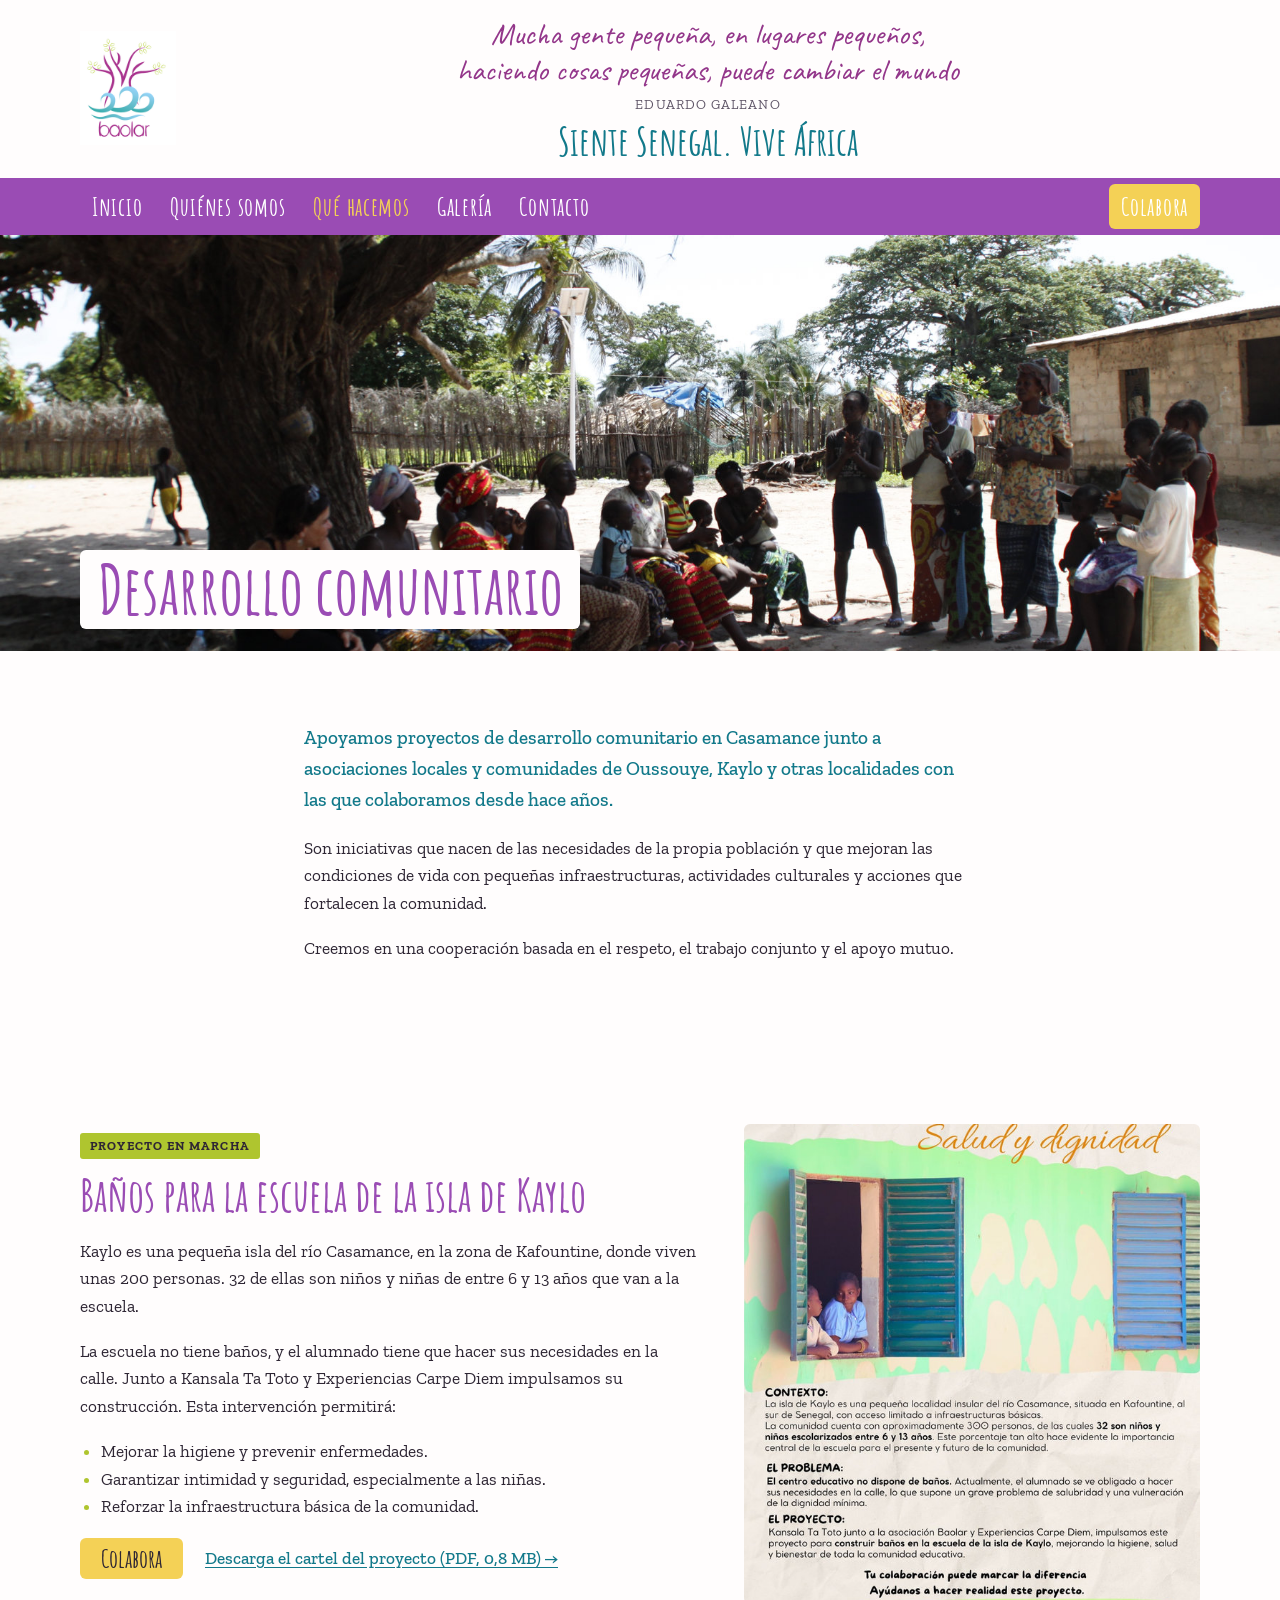
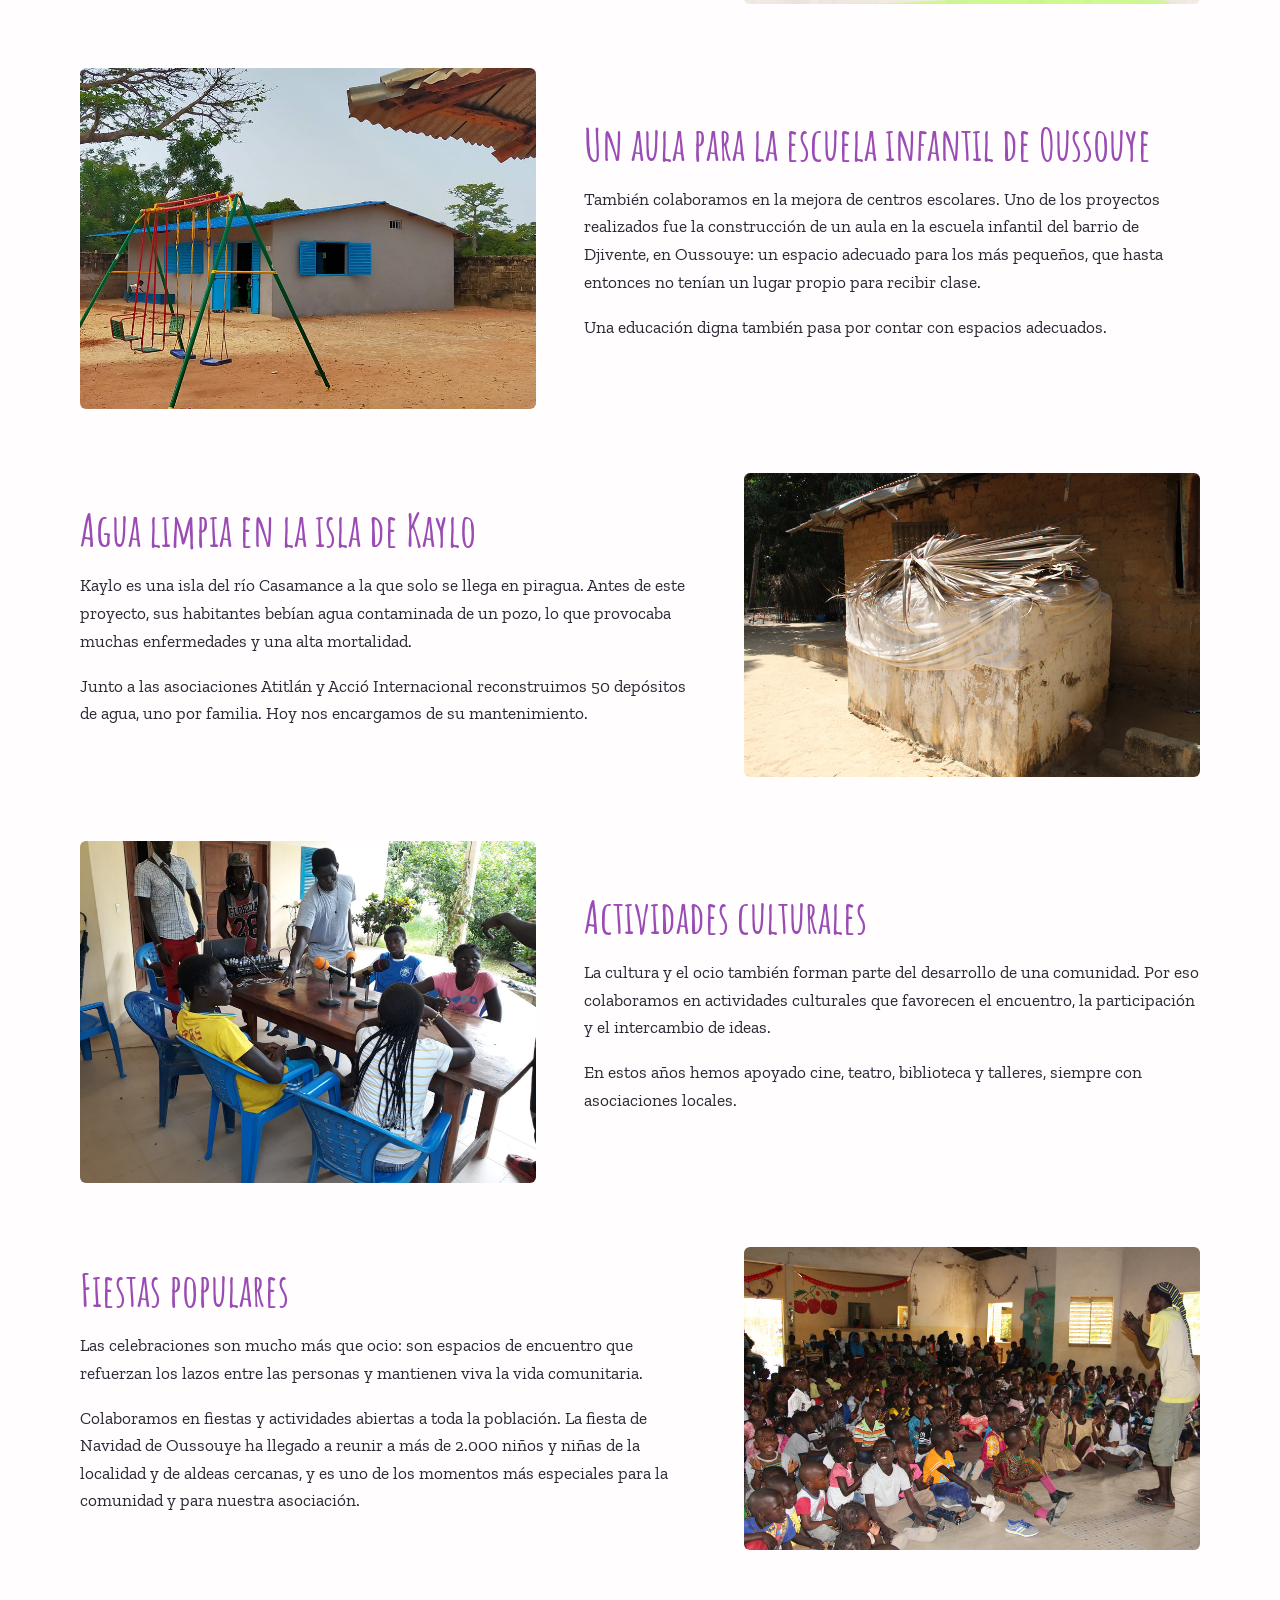
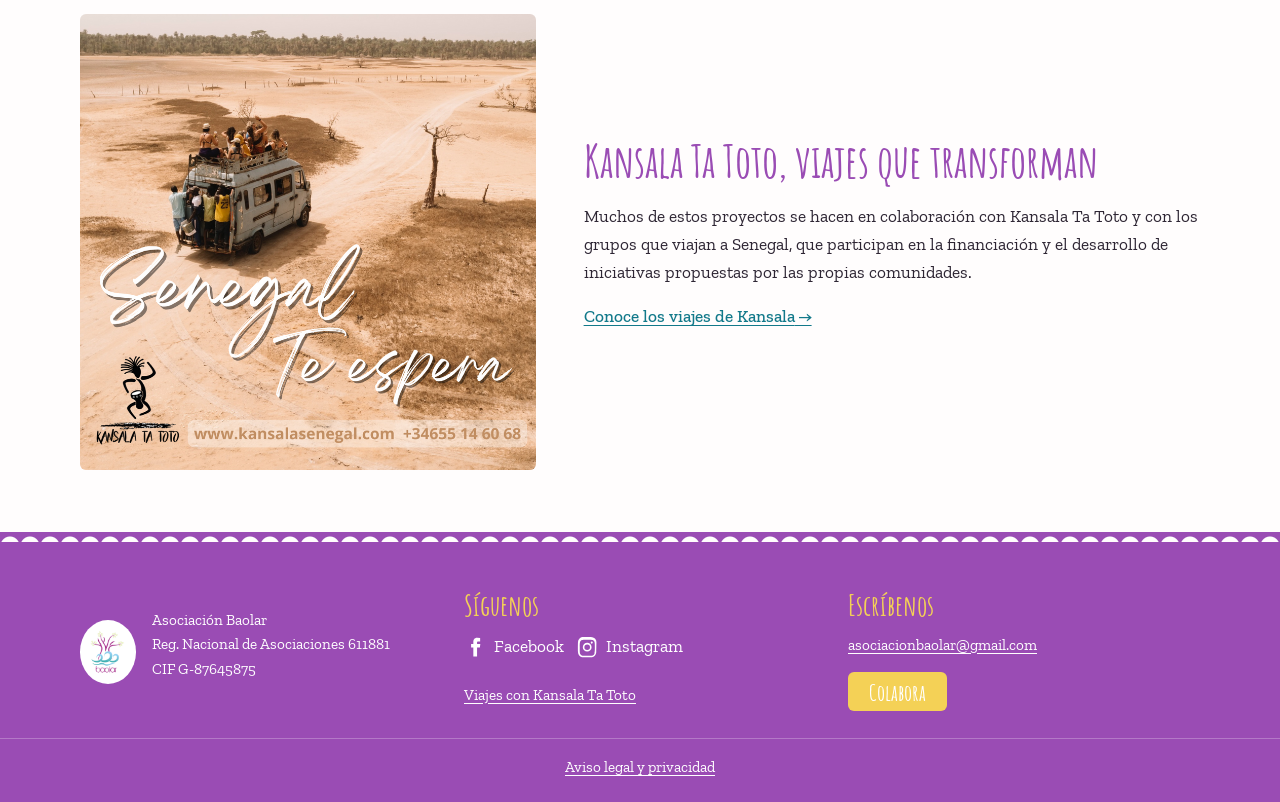
<file: desarrollo-comunitario.html>
<!doctype html>
<html lang="es">
<head>
<meta charset="utf-8">
<meta name="viewport" content="width=device-width, initial-scale=1">
<title>Desarrollo comunitario | Asociación Baolar</title>
<meta name="description" content="Agua, saneamiento, escuelas, cultura y fiestas populares junto a las comunidades de Casamance.">
<meta property="og:title" content="Desarrollo comunitario | Asociación Baolar">
<meta property="og:description" content="Agua, saneamiento, escuelas, cultura y fiestas populares junto a las comunidades de Casamance.">
<meta property="og:image" content="img/dadc18_5e063a708f9947a09797a3590afdba63-mv2_d_3648_2432_s_4_2-1200.jpg">
<meta property="og:type" content="website">
<link rel="icon" href="img/dadc18_999ccf3c06254f0780bd09e7ee4f69e1-96.png">
<link rel="preconnect" href="https://fonts.googleapis.com">
<link rel="preconnect" href="https://fonts.gstatic.com" crossorigin>
<link rel="stylesheet" href="https://fonts.googleapis.com/css2?family=Amatic+SC:wght@400;700&family=Caveat:wght@500&family=Zilla+Slab:ital,wght@0,400;0,500;0,700;1,400&display=swap">
<link rel="stylesheet" href="css/estilo.css">
</head>
<body>
<a class="saltar" href="#contenido">Saltar al contenido</a>
<header class="cabecera">
  <div class="cabecera-in">
    <a class="marca" href="index.html" aria-label="Asociación Baolar, inicio">
      <img src="img/dadc18_999ccf3c06254f0780bd09e7ee4f69e1-300.png" alt="Logotipo de Baolar: árbol violeta sobre olas azules" width="120" height="168">
    </a>
    <div class="lema">
      <p class="cita">Mucha gente pequeña, en lugares pequeños,<br>haciendo cosas pequeñas, puede cambiar el mundo</p>
      <p class="cita-autor">Eduardo Galeano</p>
      <p class="eslogan">Siente Senegal. Vive África</p>
    </div>
  </div>
  <nav class="menu" aria-label="Menú principal">
    <div class="menu-in">
      <button class="abre-menu" type="button" aria-expanded="false" aria-controls="menu-lista">Menú</button>
      <ul id="menu-lista"><li><a href="index.html">Inicio</a></li><li><a href="quienes-somos.html">Quiénes somos</a></li><li class="activa" data-sub><a href="que-hacemos.html">Qué hacemos</a><button class="abre-sub" type="button" aria-label="Ver apartados de Qué hacemos" aria-expanded="false"></button><ul class="submenu"><li><a href="educacion.html">Educación</a></li><li><a href="desarrollo-comunitario.html" aria-current="page">Desarrollo comunitario</a></li><li><a href="igualdad-discapacidad.html">Igualdad y discapacidad</a></li></ul></li><li><a href="galeria.html">Galería</a></li><li><a href="contacto.html">Contacto</a></li></ul>
      <a class="boton boton-dona" href="colabora.html">Colabora</a>
    </div>
  </nav>
</header>
<main id="contenido">

<section class="hero">
  <img src="img/dadc18_e5d850c94b1246958fb25cd294ca782a-1800.jpg" alt="Reunión con la comunidad en la isla de Kaylo" class="hero-img">
  <div class="hero-texto envoltura"><h1>Desarrollo comunitario</h1></div>
</section>
<section class="seccion envoltura">
  <div class="prosa centrada">
    <p class="destacado">Apoyamos proyectos de desarrollo comunitario en Casamance junto a asociaciones locales y comunidades de Oussouye, Kaylo y otras localidades con las que colaboramos desde hace años.</p>
    <p>Son iniciativas que nacen de las necesidades de la propia población y que mejoran las condiciones de vida con pequeñas infraestructuras, actividades culturales y acciones que fortalecen la comunidad.</p>
    <p>Creemos en una cooperación basada en el respeto, el trabajo conjunto y el apoyo mutuo.</p>
  </div>
</section>
<section class="seccion envoltura bloques">
  <article class="bloque">
  <div class="bloque-texto"><p class="etiqueta">Proyecto en marcha</p><h2>Baños para la escuela de la isla de Kaylo</h2><p>Kaylo es una pequeña isla del río Casamance, en la zona de Kafountine, donde viven unas 200 personas. 32 de ellas son niños y niñas de entre 6 y 13 años que van a la escuela.</p><p>La escuela no tiene baños, y el alumnado tiene que hacer sus necesidades en la calle. Junto a Kansala Ta Toto y Experiencias Carpe Diem impulsamos su construcción. Esta intervención permitirá:</p><ul><li>Mejorar la higiene y prevenir enfermedades.</li><li>Garantizar intimidad y seguridad, especialmente a las niñas.</li><li>Reforzar la infraestructura básica de la comunidad.</li></ul><p class="acciones"><a class="boton" href="colabora.html">Colabora</a> <a class="enlace" href="docs/banos-escuela-kaylo.pdf" target="_blank" rel="noopener">Descarga el cartel del proyecto (PDF, 0,8 MB)</a></p></div>
  <figure class="bloque-img"><img src="img/dadc18_f776b6c63d0048e0b0e6e1bc462a249f-mv2-900.jpg" alt="Cartel del proyecto: construir baños es construir dignidad" loading="lazy"></figure>
</article>
  <article class="bloque invertido">
  <div class="bloque-texto"><h2>Un aula para la escuela infantil de Oussouye</h2><p>También colaboramos en la mejora de centros escolares. Uno de los proyectos realizados fue la construcción de un aula en la escuela infantil del barrio de Djivente, en Oussouye: un espacio adecuado para los más pequeños, que hasta entonces no tenían un lugar propio para recibir clase.</p><p>Una educación digna también pasa por contar con espacios adecuados.</p></div>
  <figure class="bloque-img"><img src="img/dadc18_ca495c56e1ec438b98a270c3c2208c89-mv2-900.jpg" alt="Aula construida en la escuela infantil de Djivente, en Oussouye" loading="lazy"></figure>
</article>
  <article class="bloque">
  <div class="bloque-texto"><h2>Agua limpia en la isla de Kaylo</h2><p>Kaylo es una isla del río Casamance a la que solo se llega en piragua. Antes de este proyecto, sus habitantes bebían agua contaminada de un pozo, lo que provocaba muchas enfermedades y una alta mortalidad.</p><p>Junto a las asociaciones Atitlán y Acció Internacional reconstruimos 50 depósitos de agua, uno por familia. Hoy nos encargamos de su mantenimiento.</p></div>
  <figure class="bloque-img"><img src="img/dadc18_add3394c2ef94ceda3ceed788e2c3f60-900.jpg" alt="Depósito de agua familiar en Kaylo" loading="lazy"></figure>
</article>
  <article class="bloque invertido">
  <div class="bloque-texto"><h2>Actividades culturales</h2><p>La cultura y el ocio también forman parte del desarrollo de una comunidad. Por eso colaboramos en actividades culturales que favorecen el encuentro, la participación y el intercambio de ideas.</p><p>En estos años hemos apoyado cine, teatro, biblioteca y talleres, siempre con asociaciones locales.</p></div>
  <figure class="bloque-img"><img src="img/dadc18_abed45b8f7d64058bdd0889688d67de4-mv2-900.jpeg" alt="Taller de radio" loading="lazy"></figure>
</article>
  <article class="bloque">
  <div class="bloque-texto"><h2>Fiestas populares</h2><p>Las celebraciones son mucho más que ocio: son espacios de encuentro que refuerzan los lazos entre las personas y mantienen viva la vida comunitaria.</p><p>Colaboramos en fiestas y actividades abiertas a toda la población. La fiesta de Navidad de Oussouye ha llegado a reunir a más de 2.000 niños y niñas de la localidad y de aldeas cercanas, y es uno de los momentos más especiales para la comunidad y para nuestra asociación.</p></div>
  <figure class="bloque-img"><img src="img/dadc18_64c9fdfade4a4e2f93f05dff88183c1c-mv2_d_5184_3456_s_4_2-900.jpg" alt="Representación de teatro" loading="lazy"></figure>
</article>
  <article class="bloque invertido">
  <div class="bloque-texto"><h2>Kansala Ta Toto, viajes que transforman</h2><p>Muchos de estos proyectos se hacen en colaboración con Kansala Ta Toto y con los grupos que viajan a Senegal, que participan en la financiación y el desarrollo de iniciativas propuestas por las propias comunidades.</p><p><a class="enlace" href="https://www.kansalasenegal.com/" target="_blank" rel="noopener">Conoce los viajes de Kansala</a></p></div>
  <figure class="bloque-img"><img src="img/dadc18_4e2fbacf4f49415abd84add25d0079ce-mv2-900.png" alt="Senegal te espera, viajes con Kansala Ta Toto" loading="lazy"></figure>
</article>
</section>

</main>
<footer class="pie">
  <div class="pie-in">
    <div class="pie-marca">
      <img src="img/dadc18_999ccf3c06254f0780bd09e7ee4f69e1-300.png" alt="" width="70" height="98">
      <p>Asociación Baolar<br>Reg. Nacional de Asociaciones 611881<br>CIF G-87645875</p>
    </div>
    <div class="pie-redes">
      <p class="pie-titulo">Síguenos</p>
      <ul class="redes">
        <li><a href="https://www.facebook.com/AsociacionBaolar/" target="_blank" rel="noopener"><svg viewBox="0 0 24 24" aria-hidden="true"><path d="M14 8.5V6.8c0-.8.5-1 1-1h2.3V2.1L14.2 2C10.8 2 10 4.6 10 6.3v2.2H7.6v3.9H10V22h4v-9.6h3l.5-3.9H14z"/></svg><span>Facebook</span></a></li>
        <li><a href="https://www.instagram.com/asociacionbaolar/" target="_blank" rel="noopener"><svg viewBox="0 0 24 24" aria-hidden="true"><path d="M12 7.3a4.7 4.7 0 1 0 0 9.4 4.7 4.7 0 0 0 0-9.4zm0 7.7a3 3 0 1 1 0-6 3 3 0 0 1 0 6zm6-7.9a1.1 1.1 0 1 1-2.2 0 1.1 1.1 0 0 1 2.2 0zM21.9 7c-.1-1.6-.4-3-1.6-4.2C19.1 1.6 17.6 1.2 16 1.1 14.4 1 9.6 1 8 1.1c-1.6.1-3 .4-4.2 1.6C2.6 3.9 2.2 5.4 2.1 7 2 8.6 2 15.4 2.1 17c.1 1.6.4 3 1.6 4.2 1.2 1.2 2.6 1.6 4.2 1.6 1.6.1 6.4.1 8 0 1.6-.1 3-.4 4.2-1.6 1.2-1.2 1.6-2.6 1.6-4.2.1-1.6.1-8.4.2-10zM19.8 19a3.3 3.3 0 0 1-1.8 1.8c-1.3.5-4.3.4-5.9.4s-4.6.1-5.9-.4A3.3 3.3 0 0 1 4.4 19C3.9 17.7 4 14.7 4 13.1V12c0-1.6-.1-4.6.4-5.9A3.3 3.3 0 0 1 6.2 4.3C7.5 3.8 10.5 3.9 12.1 3.9s4.6-.1 5.9.4a3.3 3.3 0 0 1 1.8 1.8c.5 1.3.4 4.3.4 5.9s.1 4.6-.4 5.9z"/></svg><span>Instagram</span></a></li>
      </ul>
      <p><a href="https://www.kansalasenegal.com/" target="_blank" rel="noopener">Viajes con Kansala Ta Toto</a></p>
    </div>
    <div class="pie-contacto">
      <p class="pie-titulo">Escríbenos</p>
      <p><a href="mailto:asociacionbaolar@gmail.com">asociacionbaolar@gmail.com</a></p>
      <a class="boton" href="colabora.html">Colabora</a>
    </div>
  </div>
  <p class="pie-legal"><a href="privacidad.html">Aviso legal y privacidad</a></p>
</footer>
<script src="js/menu.js"></script>
</body>
</html>
</file>
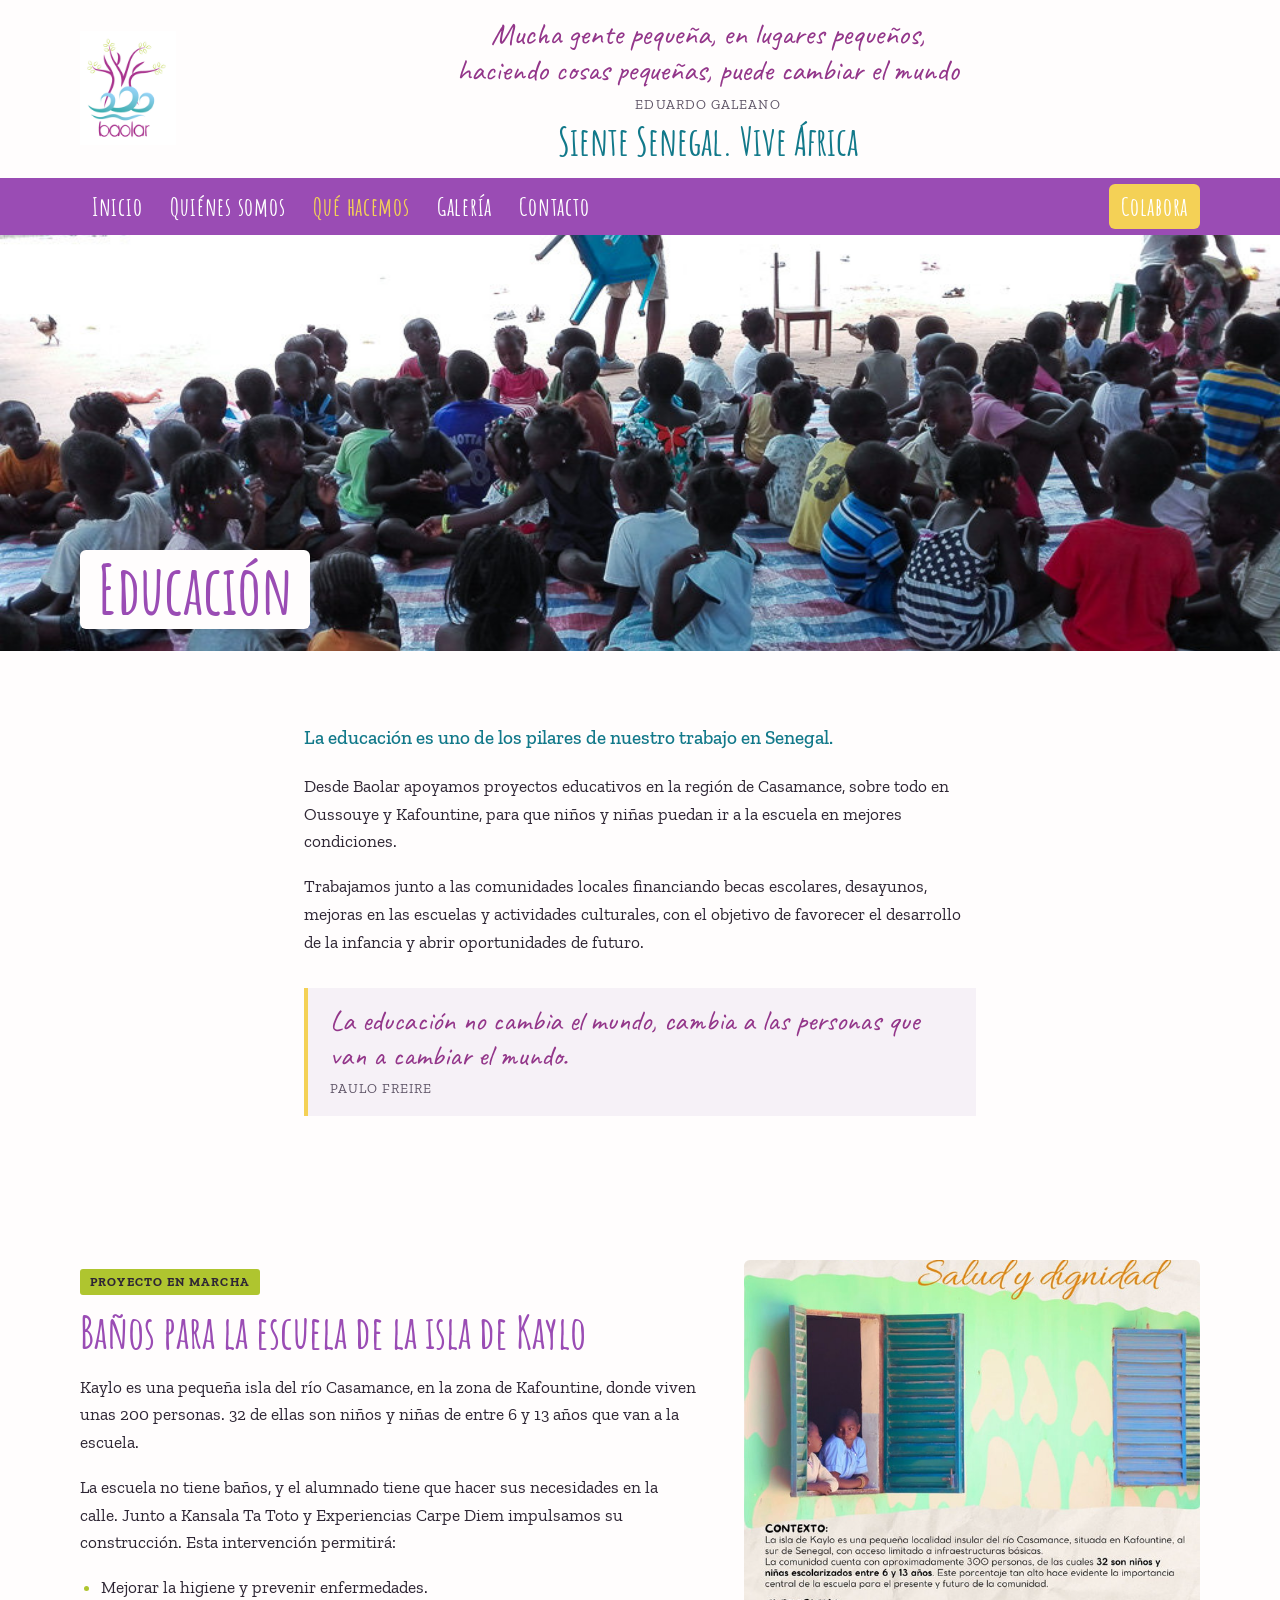
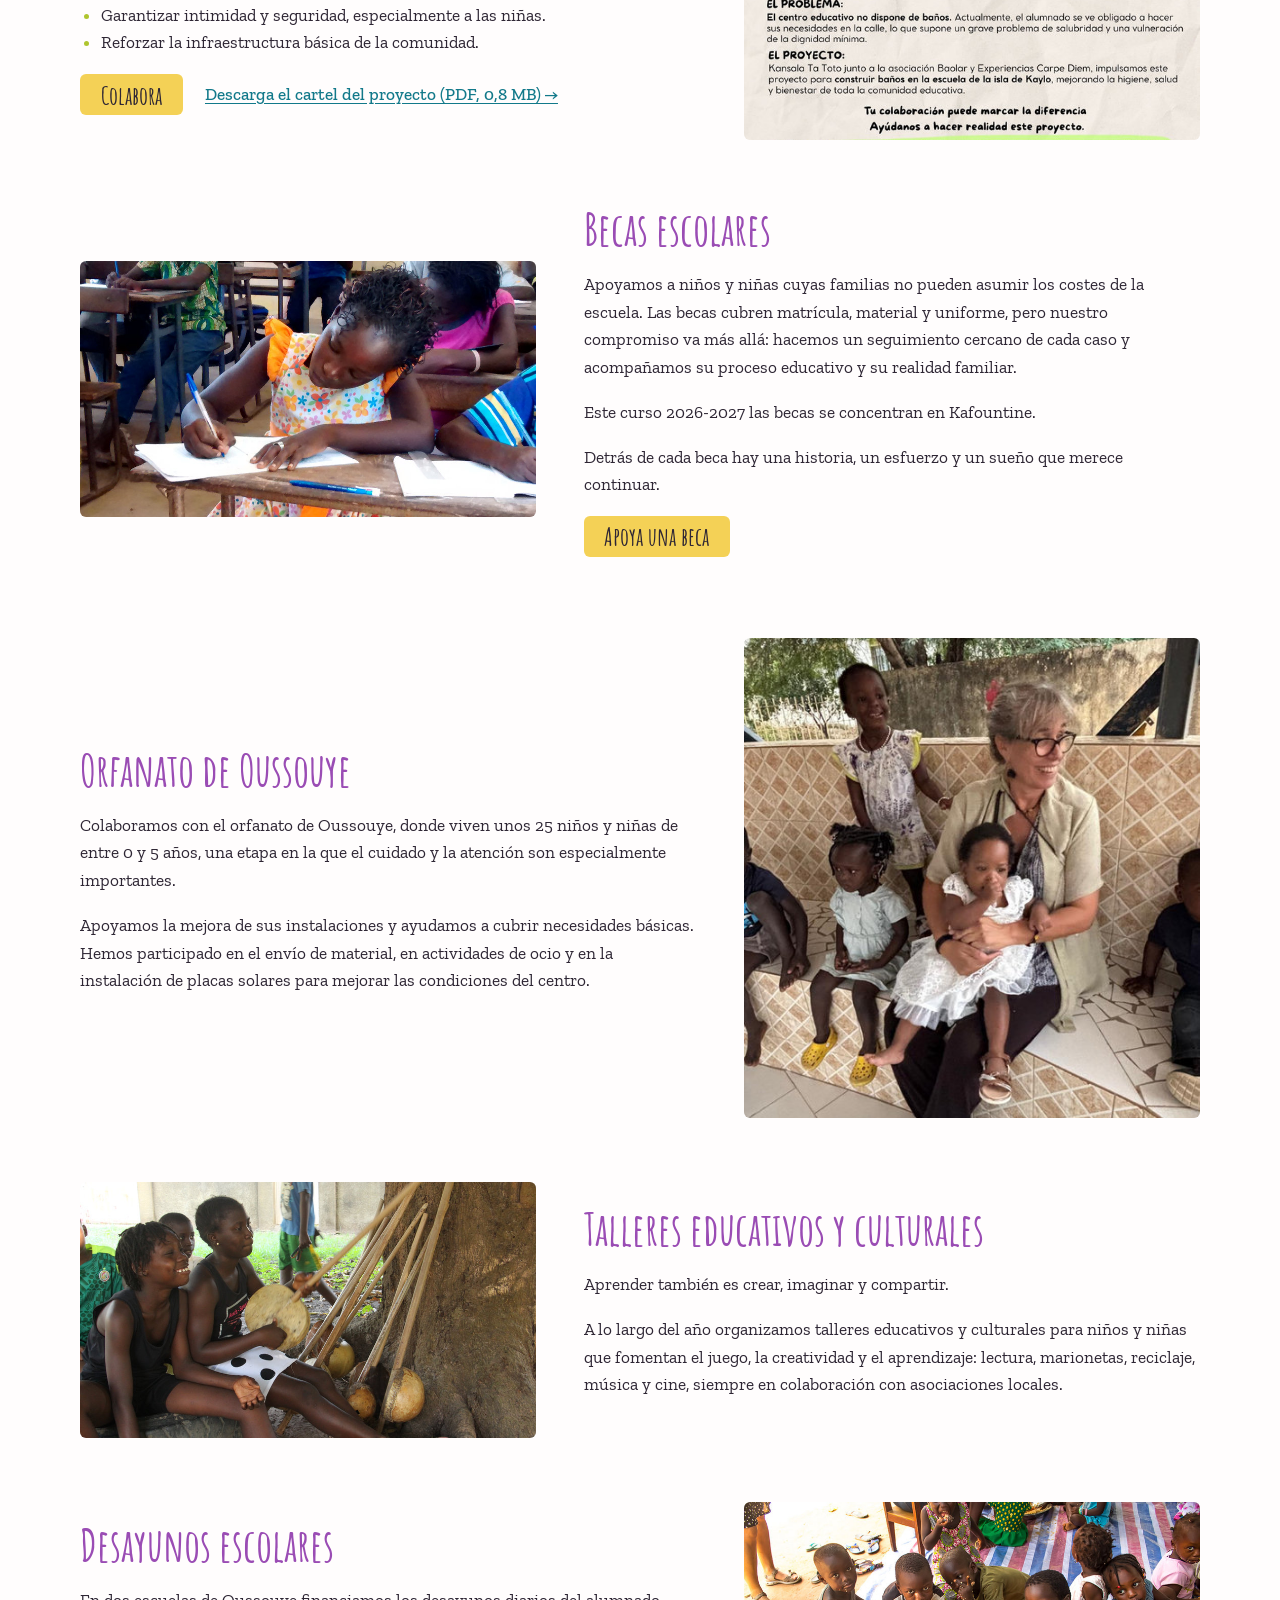
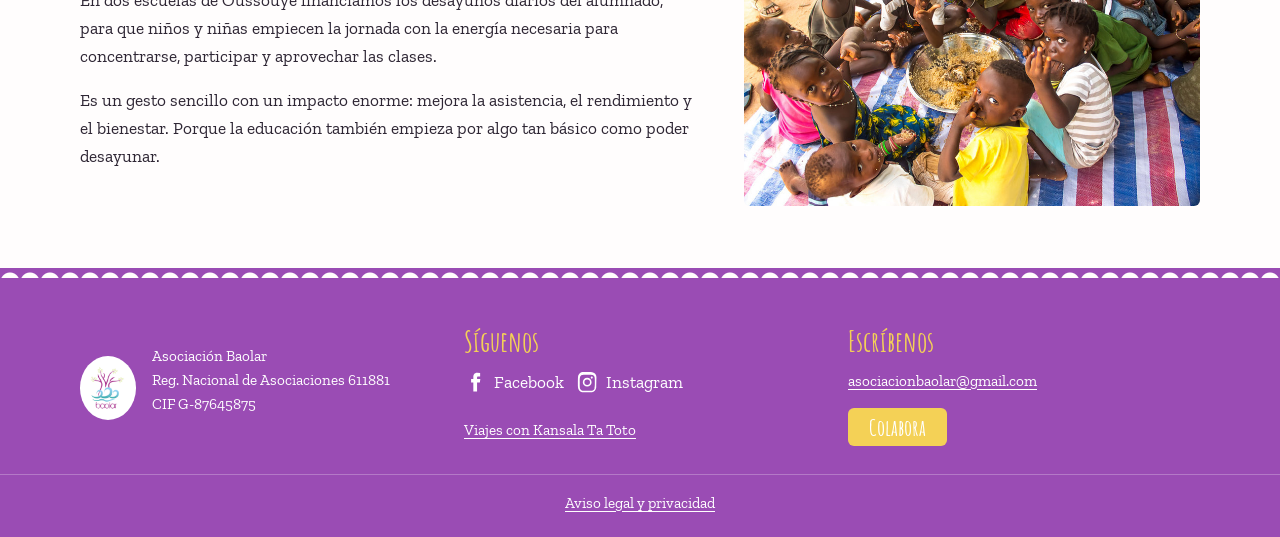
<file: educacion.html>
<!doctype html>
<html lang="es">
<head>
<meta charset="utf-8">
<meta name="viewport" content="width=device-width, initial-scale=1">
<title>Educación | Asociación Baolar</title>
<meta name="description" content="Becas escolares, desayunos, talleres y mejoras en escuelas de Oussouye y Kafountine.">
<meta property="og:title" content="Educación | Asociación Baolar">
<meta property="og:description" content="Becas escolares, desayunos, talleres y mejoras en escuelas de Oussouye y Kafountine.">
<meta property="og:image" content="img/dadc18_5e063a708f9947a09797a3590afdba63-mv2_d_3648_2432_s_4_2-1200.jpg">
<meta property="og:type" content="website">
<link rel="icon" href="img/dadc18_999ccf3c06254f0780bd09e7ee4f69e1-96.png">
<link rel="preconnect" href="https://fonts.googleapis.com">
<link rel="preconnect" href="https://fonts.gstatic.com" crossorigin>
<link rel="stylesheet" href="https://fonts.googleapis.com/css2?family=Amatic+SC:wght@400;700&family=Caveat:wght@500&family=Zilla+Slab:ital,wght@0,400;0,500;0,700;1,400&display=swap">
<link rel="stylesheet" href="css/estilo.css">
</head>
<body>
<a class="saltar" href="#contenido">Saltar al contenido</a>
<header class="cabecera">
  <div class="cabecera-in">
    <a class="marca" href="index.html" aria-label="Asociación Baolar, inicio">
      <img src="img/dadc18_999ccf3c06254f0780bd09e7ee4f69e1-300.png" alt="Logotipo de Baolar: árbol violeta sobre olas azules" width="120" height="168">
    </a>
    <div class="lema">
      <p class="cita">Mucha gente pequeña, en lugares pequeños,<br>haciendo cosas pequeñas, puede cambiar el mundo</p>
      <p class="cita-autor">Eduardo Galeano</p>
      <p class="eslogan">Siente Senegal. Vive África</p>
    </div>
  </div>
  <nav class="menu" aria-label="Menú principal">
    <div class="menu-in">
      <button class="abre-menu" type="button" aria-expanded="false" aria-controls="menu-lista">Menú</button>
      <ul id="menu-lista"><li><a href="index.html">Inicio</a></li><li><a href="quienes-somos.html">Quiénes somos</a></li><li class="activa" data-sub><a href="que-hacemos.html">Qué hacemos</a><button class="abre-sub" type="button" aria-label="Ver apartados de Qué hacemos" aria-expanded="false"></button><ul class="submenu"><li><a href="educacion.html" aria-current="page">Educación</a></li><li><a href="desarrollo-comunitario.html">Desarrollo comunitario</a></li><li><a href="igualdad-discapacidad.html">Igualdad y discapacidad</a></li></ul></li><li><a href="galeria.html">Galería</a></li><li><a href="contacto.html">Contacto</a></li></ul>
      <a class="boton boton-dona" href="colabora.html">Colabora</a>
    </div>
  </nav>
</header>
<main id="contenido">

<section class="hero">
  <img src="img/dadc18_1bf24f0726934ff5b24789ea56cf8f2b-mv2-1800.jpg" alt="Niños y niñas en una actividad" class="hero-img">
  <div class="hero-texto envoltura"><h1>Educación</h1></div>
</section>
<section class="seccion envoltura">
  <div class="prosa centrada">
    <p class="destacado">La educación es uno de los pilares de nuestro trabajo en Senegal.</p>
    <p>Desde Baolar apoyamos proyectos educativos en la región de Casamance, sobre todo en Oussouye y Kafountine, para que niños y niñas puedan ir a la escuela en mejores condiciones.</p>
    <p>Trabajamos junto a las comunidades locales financiando becas escolares, desayunos, mejoras en las escuelas y actividades culturales, con el objetivo de favorecer el desarrollo de la infancia y abrir oportunidades de futuro.</p>
    <blockquote><p>La educación no cambia el mundo, cambia a las personas que van a cambiar el mundo.</p><footer>Paulo Freire</footer></blockquote>
  </div>
</section>
<section class="seccion envoltura bloques">
  <article class="bloque">
  <div class="bloque-texto"><p class="etiqueta">Proyecto en marcha</p><h2>Baños para la escuela de la isla de Kaylo</h2><p>Kaylo es una pequeña isla del río Casamance, en la zona de Kafountine, donde viven unas 200 personas. 32 de ellas son niños y niñas de entre 6 y 13 años que van a la escuela.</p><p>La escuela no tiene baños, y el alumnado tiene que hacer sus necesidades en la calle. Junto a Kansala Ta Toto y Experiencias Carpe Diem impulsamos su construcción. Esta intervención permitirá:</p><ul><li>Mejorar la higiene y prevenir enfermedades.</li><li>Garantizar intimidad y seguridad, especialmente a las niñas.</li><li>Reforzar la infraestructura básica de la comunidad.</li></ul><p class="acciones"><a class="boton" href="colabora.html">Colabora</a> <a class="enlace" href="docs/banos-escuela-kaylo.pdf" target="_blank" rel="noopener">Descarga el cartel del proyecto (PDF, 0,8 MB)</a></p></div>
  <figure class="bloque-img"><img src="img/dadc18_f776b6c63d0048e0b0e6e1bc462a249f-mv2-900.jpg" alt="Cartel del proyecto: construir baños es construir dignidad" loading="lazy"></figure>
</article>
  <article class="bloque invertido">
  <div class="bloque-texto"><h2>Becas escolares</h2><p>Apoyamos a niños y niñas cuyas familias no pueden asumir los costes de la escuela. Las becas cubren matrícula, material y uniforme, pero nuestro compromiso va más allá: hacemos un seguimiento cercano de cada caso y acompañamos su proceso educativo y su realidad familiar.</p><p>Este curso 2026-2027 las becas se concentran en Kafountine.</p><p>Detrás de cada beca hay una historia, un esfuerzo y un sueño que merece continuar.</p><p><a class="boton" href="colabora.html">Apoya una beca</a></p></div>
  <figure class="bloque-img"><img src="img/dadc18_a552c520df534938930d0f21abd5e35d-mv2_d_2592_1456_s_2-900.jpg" alt="Becas escolares" loading="lazy"></figure>
</article>
  <article class="bloque">
  <div class="bloque-texto"><h2>Orfanato de Oussouye</h2><p>Colaboramos con el orfanato de Oussouye, donde viven unos 25 niños y niñas de entre 0 y 5 años, una etapa en la que el cuidado y la atención son especialmente importantes.</p><p>Apoyamos la mejora de sus instalaciones y ayudamos a cubrir necesidades básicas. Hemos participado en el envío de material, en actividades de ocio y en la instalación de placas solares para mejorar las condiciones del centro.</p></div>
  <figure class="bloque-img"><img src="img/dadc18_66e64ffbe2434b9f84878e70859f68d2-mv2-900.jpg" alt="Visita al orfanato de Oussouye" loading="lazy"></figure>
</article>
  <article class="bloque invertido">
  <div class="bloque-texto"><h2>Talleres educativos y culturales</h2><p>Aprender también es crear, imaginar y compartir.</p><p>A lo largo del año organizamos talleres educativos y culturales para niños y niñas que fomentan el juego, la creatividad y el aprendizaje: lectura, marionetas, reciclaje, música y cine, siempre en colaboración con asociaciones locales.</p></div>
  <figure class="bloque-img"><img src="img/dadc18_f5976f7d88114a26b28a0a17331e85d7-mv2-900.jpg" alt="Taller de construcción del instrumento tradicional ekontin" loading="lazy"></figure>
</article>
  <article class="bloque">
  <div class="bloque-texto"><h2>Desayunos escolares</h2><p>En dos escuelas de Oussouye financiamos los desayunos diarios del alumnado, para que niños y niñas empiecen la jornada con la energía necesaria para concentrarse, participar y aprovechar las clases.</p><p>Es un gesto sencillo con un impacto enorme: mejora la asistencia, el rendimiento y el bienestar. Porque la educación también empieza por algo tan básico como poder desayunar.</p></div>
  <figure class="bloque-img"><img src="img/dadc18_31ee002682f649c8840ec3d7a37630f9-mv2-900.jpg" alt="Niños y niñas desayunando en la escuela" loading="lazy"></figure>
</article>
</section>

</main>
<footer class="pie">
  <div class="pie-in">
    <div class="pie-marca">
      <img src="img/dadc18_999ccf3c06254f0780bd09e7ee4f69e1-300.png" alt="" width="70" height="98">
      <p>Asociación Baolar<br>Reg. Nacional de Asociaciones 611881<br>CIF G-87645875</p>
    </div>
    <div class="pie-redes">
      <p class="pie-titulo">Síguenos</p>
      <ul class="redes">
        <li><a href="https://www.facebook.com/AsociacionBaolar/" target="_blank" rel="noopener"><svg viewBox="0 0 24 24" aria-hidden="true"><path d="M14 8.5V6.8c0-.8.5-1 1-1h2.3V2.1L14.2 2C10.8 2 10 4.6 10 6.3v2.2H7.6v3.9H10V22h4v-9.6h3l.5-3.9H14z"/></svg><span>Facebook</span></a></li>
        <li><a href="https://www.instagram.com/asociacionbaolar/" target="_blank" rel="noopener"><svg viewBox="0 0 24 24" aria-hidden="true"><path d="M12 7.3a4.7 4.7 0 1 0 0 9.4 4.7 4.7 0 0 0 0-9.4zm0 7.7a3 3 0 1 1 0-6 3 3 0 0 1 0 6zm6-7.9a1.1 1.1 0 1 1-2.2 0 1.1 1.1 0 0 1 2.2 0zM21.9 7c-.1-1.6-.4-3-1.6-4.2C19.1 1.6 17.6 1.2 16 1.1 14.4 1 9.6 1 8 1.1c-1.6.1-3 .4-4.2 1.6C2.6 3.9 2.2 5.4 2.1 7 2 8.6 2 15.4 2.1 17c.1 1.6.4 3 1.6 4.2 1.2 1.2 2.6 1.6 4.2 1.6 1.6.1 6.4.1 8 0 1.6-.1 3-.4 4.2-1.6 1.2-1.2 1.6-2.6 1.6-4.2.1-1.6.1-8.4.2-10zM19.8 19a3.3 3.3 0 0 1-1.8 1.8c-1.3.5-4.3.4-5.9.4s-4.6.1-5.9-.4A3.3 3.3 0 0 1 4.4 19C3.9 17.7 4 14.7 4 13.1V12c0-1.6-.1-4.6.4-5.9A3.3 3.3 0 0 1 6.2 4.3C7.5 3.8 10.5 3.9 12.1 3.9s4.6-.1 5.9.4a3.3 3.3 0 0 1 1.8 1.8c.5 1.3.4 4.3.4 5.9s.1 4.6-.4 5.9z"/></svg><span>Instagram</span></a></li>
      </ul>
      <p><a href="https://www.kansalasenegal.com/" target="_blank" rel="noopener">Viajes con Kansala Ta Toto</a></p>
    </div>
    <div class="pie-contacto">
      <p class="pie-titulo">Escríbenos</p>
      <p><a href="mailto:asociacionbaolar@gmail.com">asociacionbaolar@gmail.com</a></p>
      <a class="boton" href="colabora.html">Colabora</a>
    </div>
  </div>
  <p class="pie-legal"><a href="privacidad.html">Aviso legal y privacidad</a></p>
</footer>
<script src="js/menu.js"></script>
</body>
</html>
</file>
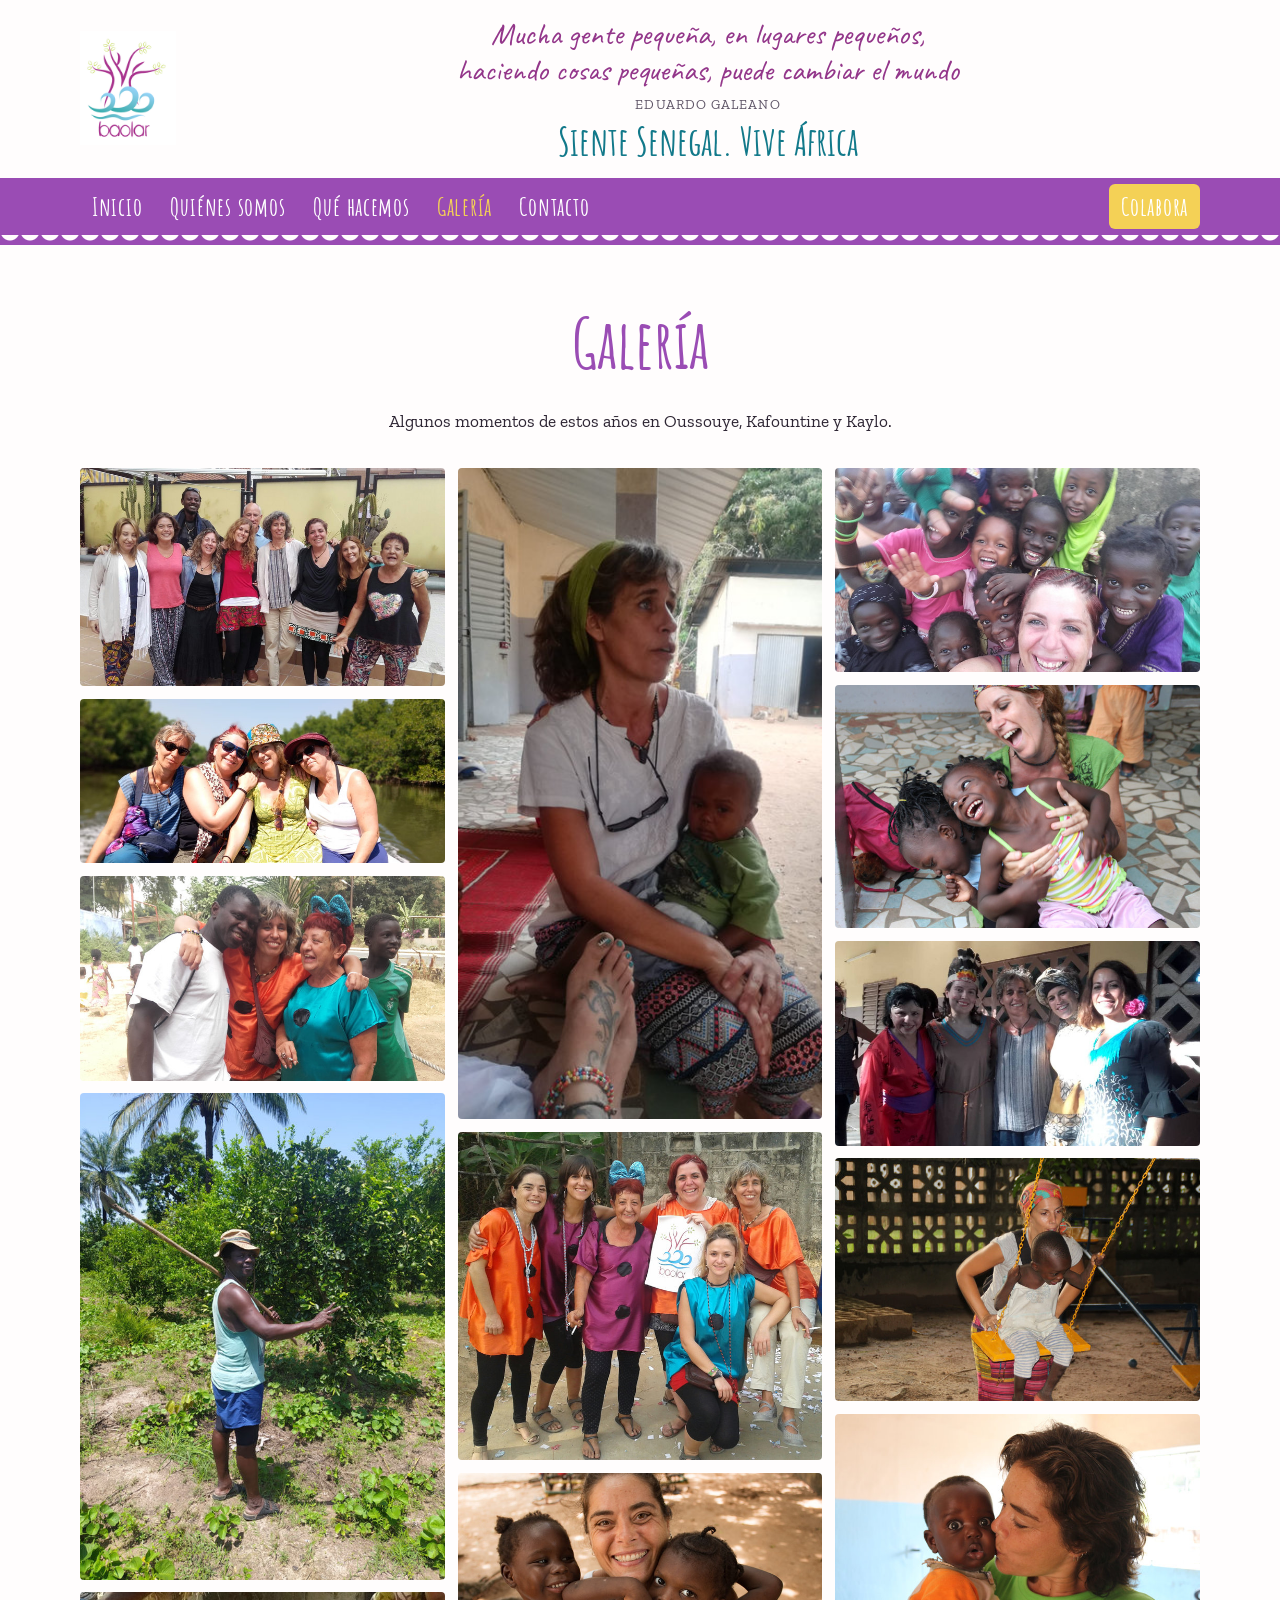
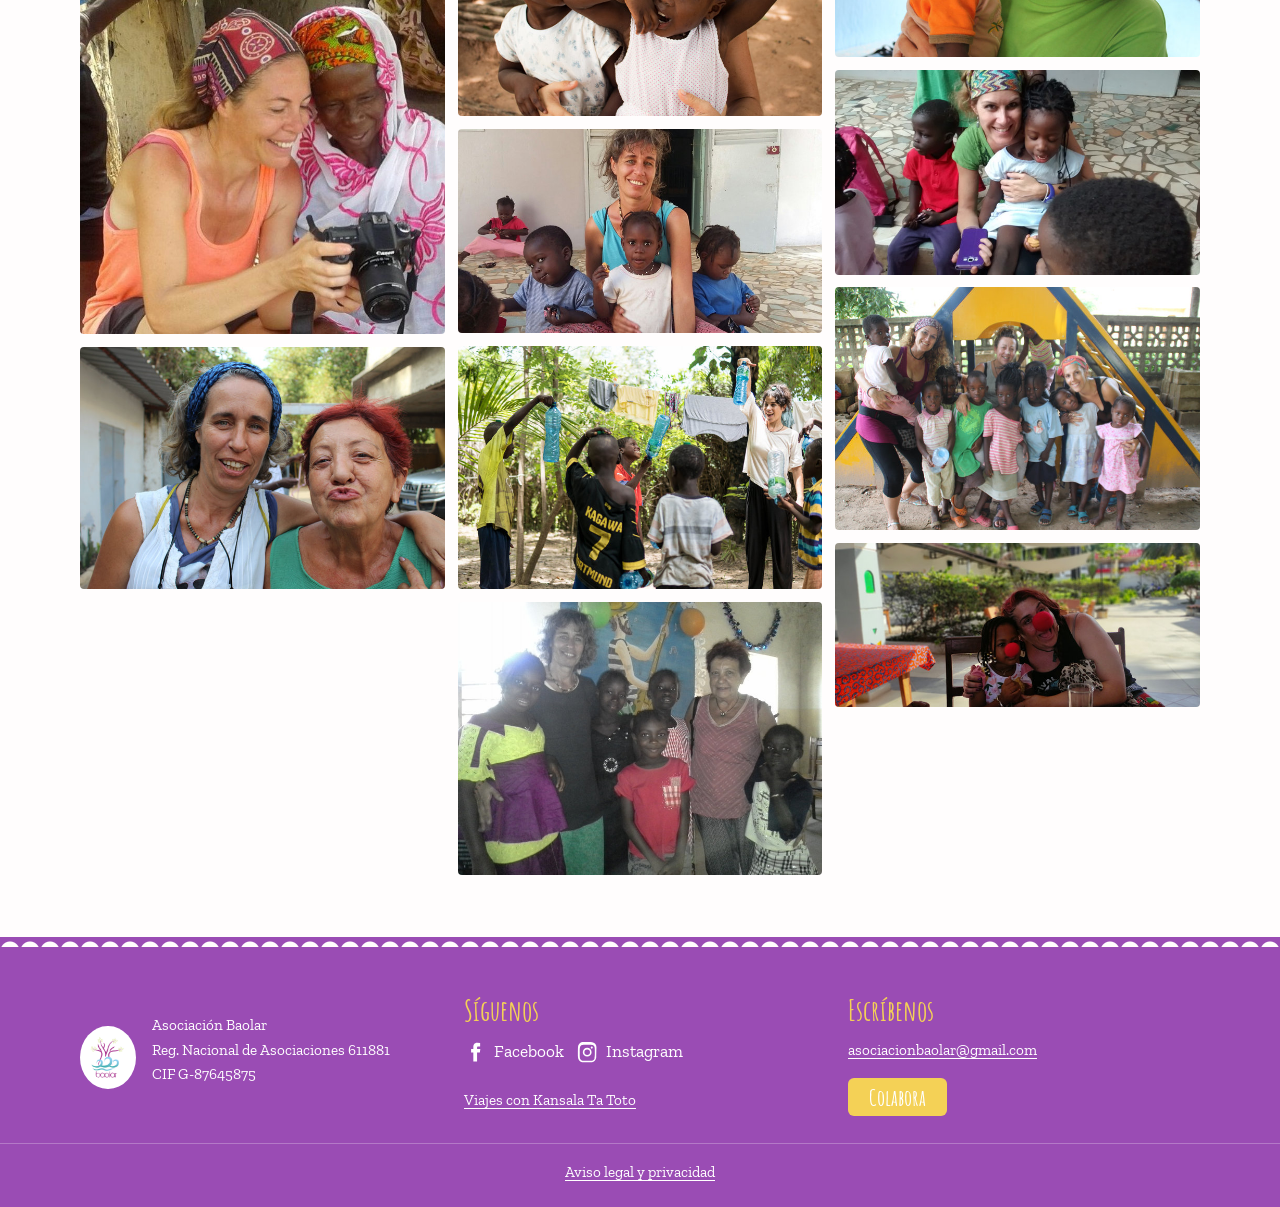
<file: galeria.html>
<!doctype html>
<html lang="es">
<head>
<meta charset="utf-8">
<meta name="viewport" content="width=device-width, initial-scale=1">
<title>Galería | Asociación Baolar</title>
<meta name="description" content="Fotos de los proyectos y viajes de Baolar en Casamance (Senegal).">
<meta property="og:title" content="Galería | Asociación Baolar">
<meta property="og:description" content="Fotos de los proyectos y viajes de Baolar en Casamance (Senegal).">
<meta property="og:image" content="img/dadc18_5e063a708f9947a09797a3590afdba63-mv2_d_3648_2432_s_4_2-1200.jpg">
<meta property="og:type" content="website">
<link rel="icon" href="img/dadc18_999ccf3c06254f0780bd09e7ee4f69e1-96.png">
<link rel="preconnect" href="https://fonts.googleapis.com">
<link rel="preconnect" href="https://fonts.gstatic.com" crossorigin>
<link rel="stylesheet" href="https://fonts.googleapis.com/css2?family=Amatic+SC:wght@400;700&family=Caveat:wght@500&family=Zilla+Slab:ital,wght@0,400;0,500;0,700;1,400&display=swap">
<link rel="stylesheet" href="css/estilo.css">
</head>
<body>
<a class="saltar" href="#contenido">Saltar al contenido</a>
<header class="cabecera">
  <div class="cabecera-in">
    <a class="marca" href="index.html" aria-label="Asociación Baolar, inicio">
      <img src="img/dadc18_999ccf3c06254f0780bd09e7ee4f69e1-300.png" alt="Logotipo de Baolar: árbol violeta sobre olas azules" width="120" height="168">
    </a>
    <div class="lema">
      <p class="cita">Mucha gente pequeña, en lugares pequeños,<br>haciendo cosas pequeñas, puede cambiar el mundo</p>
      <p class="cita-autor">Eduardo Galeano</p>
      <p class="eslogan">Siente Senegal. Vive África</p>
    </div>
  </div>
  <nav class="menu" aria-label="Menú principal">
    <div class="menu-in">
      <button class="abre-menu" type="button" aria-expanded="false" aria-controls="menu-lista">Menú</button>
      <ul id="menu-lista"><li><a href="index.html">Inicio</a></li><li><a href="quienes-somos.html">Quiénes somos</a></li><li data-sub><a href="que-hacemos.html">Qué hacemos</a><button class="abre-sub" type="button" aria-label="Ver apartados de Qué hacemos" aria-expanded="false"></button><ul class="submenu"><li><a href="educacion.html">Educación</a></li><li><a href="desarrollo-comunitario.html">Desarrollo comunitario</a></li><li><a href="igualdad-discapacidad.html">Igualdad y discapacidad</a></li></ul></li><li class="activa"><a href="galeria.html" aria-current="page">Galería</a></li><li><a href="contacto.html">Contacto</a></li></ul>
      <a class="boton boton-dona" href="colabora.html">Colabora</a>
    </div>
  </nav>
</header>
<main id="contenido">

<section class="seccion envoltura">
  <h1 class="titulo-pagina">Galería</h1>
  <p class="centrado">Algunos momentos de estos años en Oussouye, Kafountine y Kaylo.</p>
  <ul class="galeria"><li><a href="img/dadc18_29d06ff2f7c64da395acd29720d74358-mv2-1800.jpeg" target="_blank" rel="noopener"><img src="img/dadc18_29d06ff2f7c64da395acd29720d74358-mv2-700.jpeg" alt="Foto 1 de proyectos y viajes de Baolar en Casamance" loading="lazy"></a></li><li><a href="img/dadc18_9df3d7f6d6f84019ac4d01e40a7d38b0-mv2-1800.jpg" target="_blank" rel="noopener"><img src="img/dadc18_9df3d7f6d6f84019ac4d01e40a7d38b0-mv2-700.jpg" alt="Foto 2 de proyectos y viajes de Baolar en Casamance" loading="lazy"></a></li><li><a href="img/dadc18_7599a744ae0a4730a2fb02f303e5a2ea-mv2-1800.jpg" target="_blank" rel="noopener"><img src="img/dadc18_7599a744ae0a4730a2fb02f303e5a2ea-mv2-700.jpg" alt="Foto 3 de proyectos y viajes de Baolar en Casamance" loading="lazy"></a></li><li><a href="img/dadc18_280e47e2f2d5409f89a29c924790d8b9-mv2-1800.jpg" target="_blank" rel="noopener"><img src="img/dadc18_280e47e2f2d5409f89a29c924790d8b9-mv2-700.jpg" alt="Foto 4 de proyectos y viajes de Baolar en Casamance" loading="lazy"></a></li><li><a href="img/dadc18_ee86ee9e227f44888db599fc15dd18ca-mv2-1800.jpg" target="_blank" rel="noopener"><img src="img/dadc18_ee86ee9e227f44888db599fc15dd18ca-mv2-700.jpg" alt="Foto 5 de proyectos y viajes de Baolar en Casamance" loading="lazy"></a></li><li><a href="img/dadc18_79d68aa4fe8a4e65bf15b7fac6b171ed-mv2_d_5184_3456_s_4_2-1800.jpg" target="_blank" rel="noopener"><img src="img/dadc18_79d68aa4fe8a4e65bf15b7fac6b171ed-mv2_d_5184_3456_s_4_2-700.jpg" alt="Foto 6 de proyectos y viajes de Baolar en Casamance" loading="lazy"></a></li><li><a href="img/dadc18_625c7c6a58e341b7b14484cbeb892be6-mv2-1800.jpg" target="_blank" rel="noopener"><img src="img/dadc18_625c7c6a58e341b7b14484cbeb892be6-mv2-700.jpg" alt="Foto 7 de proyectos y viajes de Baolar en Casamance" loading="lazy"></a></li><li><a href="img/dadc18_5208bfb8b6c54a8ea41618da52336437-mv2_d_2133_1920_s_2-1800.jpg" target="_blank" rel="noopener"><img src="img/dadc18_5208bfb8b6c54a8ea41618da52336437-mv2_d_2133_1920_s_2-700.jpg" alt="Foto 8 de proyectos y viajes de Baolar en Casamance" loading="lazy"></a></li><li><a href="img/dadc18_8045e169fc9246c1bb869b93e400f7fa-mv2-1800.jpg" target="_blank" rel="noopener"><img src="img/dadc18_8045e169fc9246c1bb869b93e400f7fa-mv2-700.jpg" alt="Foto 9 de proyectos y viajes de Baolar en Casamance" loading="lazy"></a></li><li><a href="img/dadc18_f622d8ae27cc4dd1ab96d0302f95b1b1-mv2-1800.jpg" target="_blank" rel="noopener"><img src="img/dadc18_f622d8ae27cc4dd1ab96d0302f95b1b1-mv2-700.jpg" alt="Foto 10 de proyectos y viajes de Baolar en Casamance" loading="lazy"></a></li><li><a href="img/dadc18_4b61d68afd3a4f3e867db5ef817a88b9-mv2-1800.jpg" target="_blank" rel="noopener"><img src="img/dadc18_4b61d68afd3a4f3e867db5ef817a88b9-mv2-700.jpg" alt="Foto 11 de proyectos y viajes de Baolar en Casamance" loading="lazy"></a></li><li><a href="img/dadc18_b7e60a05e97849cf95224fa89ab418d6-mv2_d_2560_1920_s_2-1800.jpg" target="_blank" rel="noopener"><img src="img/dadc18_b7e60a05e97849cf95224fa89ab418d6-mv2_d_2560_1920_s_2-700.jpg" alt="Foto 12 de proyectos y viajes de Baolar en Casamance" loading="lazy"></a></li><li><a href="img/dadc18_9d73edd96b494334aad2a9c5e57f691f-mv2-1800.jpg" target="_blank" rel="noopener"><img src="img/dadc18_9d73edd96b494334aad2a9c5e57f691f-mv2-700.jpg" alt="Foto 13 de proyectos y viajes de Baolar en Casamance" loading="lazy"></a></li><li><a href="img/dadc18_8d624ce6a19841eabed43948f7d57bd3-mv2_d_4752_3168_s_4_2-1800.jpg" target="_blank" rel="noopener"><img src="img/dadc18_8d624ce6a19841eabed43948f7d57bd3-mv2_d_4752_3168_s_4_2-700.jpg" alt="Foto 14 de proyectos y viajes de Baolar en Casamance" loading="lazy"></a></li><li><a href="img/dadc18_a1c831452c974cf28506ad2dc5982363-mv2-1800.jpeg" target="_blank" rel="noopener"><img src="img/dadc18_a1c831452c974cf28506ad2dc5982363-mv2-700.jpeg" alt="Foto 15 de proyectos y viajes de Baolar en Casamance" loading="lazy"></a></li><li><a href="img/dadc18_d23b8234620f4c18a87506d20d55ada1-mv2_d_4752_3168_s_4_2-1800.jpg" target="_blank" rel="noopener"><img src="img/dadc18_d23b8234620f4c18a87506d20d55ada1-mv2_d_4752_3168_s_4_2-700.jpg" alt="Foto 16 de proyectos y viajes de Baolar en Casamance" loading="lazy"></a></li><li><a href="img/dadc18_a17eb1c80a7c4a4b8636f2714569b9b3-mv2_d_3648_2432_s_4_2-1800.jpg" target="_blank" rel="noopener"><img src="img/dadc18_a17eb1c80a7c4a4b8636f2714569b9b3-mv2_d_3648_2432_s_4_2-700.jpg" alt="Foto 17 de proyectos y viajes de Baolar en Casamance" loading="lazy"></a></li><li><a href="img/dadc18_22a9463b0c6b42038ec8ba4f0a393efc-mv2_d_2592_1456_s_2-1800.jpg" target="_blank" rel="noopener"><img src="img/dadc18_22a9463b0c6b42038ec8ba4f0a393efc-mv2_d_2592_1456_s_2-700.jpg" alt="Foto 18 de proyectos y viajes de Baolar en Casamance" loading="lazy"></a></li><li><a href="img/dadc18_d94f8d7c22cc44c2a483b9d469a59d77-mv2_d_4752_3168_s_4_2-1800.jpg" target="_blank" rel="noopener"><img src="img/dadc18_d94f8d7c22cc44c2a483b9d469a59d77-mv2_d_4752_3168_s_4_2-700.jpg" alt="Foto 19 de proyectos y viajes de Baolar en Casamance" loading="lazy"></a></li><li><a href="img/dadc18_b9295e8e0b3d4a12a765cb14cd57b187-mv2-1800.jpg" target="_blank" rel="noopener"><img src="img/dadc18_b9295e8e0b3d4a12a765cb14cd57b187-mv2-700.jpg" alt="Foto 20 de proyectos y viajes de Baolar en Casamance" loading="lazy"></a></li></ul>
</section>

</main>
<footer class="pie">
  <div class="pie-in">
    <div class="pie-marca">
      <img src="img/dadc18_999ccf3c06254f0780bd09e7ee4f69e1-300.png" alt="" width="70" height="98">
      <p>Asociación Baolar<br>Reg. Nacional de Asociaciones 611881<br>CIF G-87645875</p>
    </div>
    <div class="pie-redes">
      <p class="pie-titulo">Síguenos</p>
      <ul class="redes">
        <li><a href="https://www.facebook.com/AsociacionBaolar/" target="_blank" rel="noopener"><svg viewBox="0 0 24 24" aria-hidden="true"><path d="M14 8.5V6.8c0-.8.5-1 1-1h2.3V2.1L14.2 2C10.8 2 10 4.6 10 6.3v2.2H7.6v3.9H10V22h4v-9.6h3l.5-3.9H14z"/></svg><span>Facebook</span></a></li>
        <li><a href="https://www.instagram.com/asociacionbaolar/" target="_blank" rel="noopener"><svg viewBox="0 0 24 24" aria-hidden="true"><path d="M12 7.3a4.7 4.7 0 1 0 0 9.4 4.7 4.7 0 0 0 0-9.4zm0 7.7a3 3 0 1 1 0-6 3 3 0 0 1 0 6zm6-7.9a1.1 1.1 0 1 1-2.2 0 1.1 1.1 0 0 1 2.2 0zM21.9 7c-.1-1.6-.4-3-1.6-4.2C19.1 1.6 17.6 1.2 16 1.1 14.4 1 9.6 1 8 1.1c-1.6.1-3 .4-4.2 1.6C2.6 3.9 2.2 5.4 2.1 7 2 8.6 2 15.4 2.1 17c.1 1.6.4 3 1.6 4.2 1.2 1.2 2.6 1.6 4.2 1.6 1.6.1 6.4.1 8 0 1.6-.1 3-.4 4.2-1.6 1.2-1.2 1.6-2.6 1.6-4.2.1-1.6.1-8.4.2-10zM19.8 19a3.3 3.3 0 0 1-1.8 1.8c-1.3.5-4.3.4-5.9.4s-4.6.1-5.9-.4A3.3 3.3 0 0 1 4.4 19C3.9 17.7 4 14.7 4 13.1V12c0-1.6-.1-4.6.4-5.9A3.3 3.3 0 0 1 6.2 4.3C7.5 3.8 10.5 3.9 12.1 3.9s4.6-.1 5.9.4a3.3 3.3 0 0 1 1.8 1.8c.5 1.3.4 4.3.4 5.9s.1 4.6-.4 5.9z"/></svg><span>Instagram</span></a></li>
      </ul>
      <p><a href="https://www.kansalasenegal.com/" target="_blank" rel="noopener">Viajes con Kansala Ta Toto</a></p>
    </div>
    <div class="pie-contacto">
      <p class="pie-titulo">Escríbenos</p>
      <p><a href="mailto:asociacionbaolar@gmail.com">asociacionbaolar@gmail.com</a></p>
      <a class="boton" href="colabora.html">Colabora</a>
    </div>
  </div>
  <p class="pie-legal"><a href="privacidad.html">Aviso legal y privacidad</a></p>
</footer>
<script src="js/menu.js"></script>
</body>
</html>
</file>
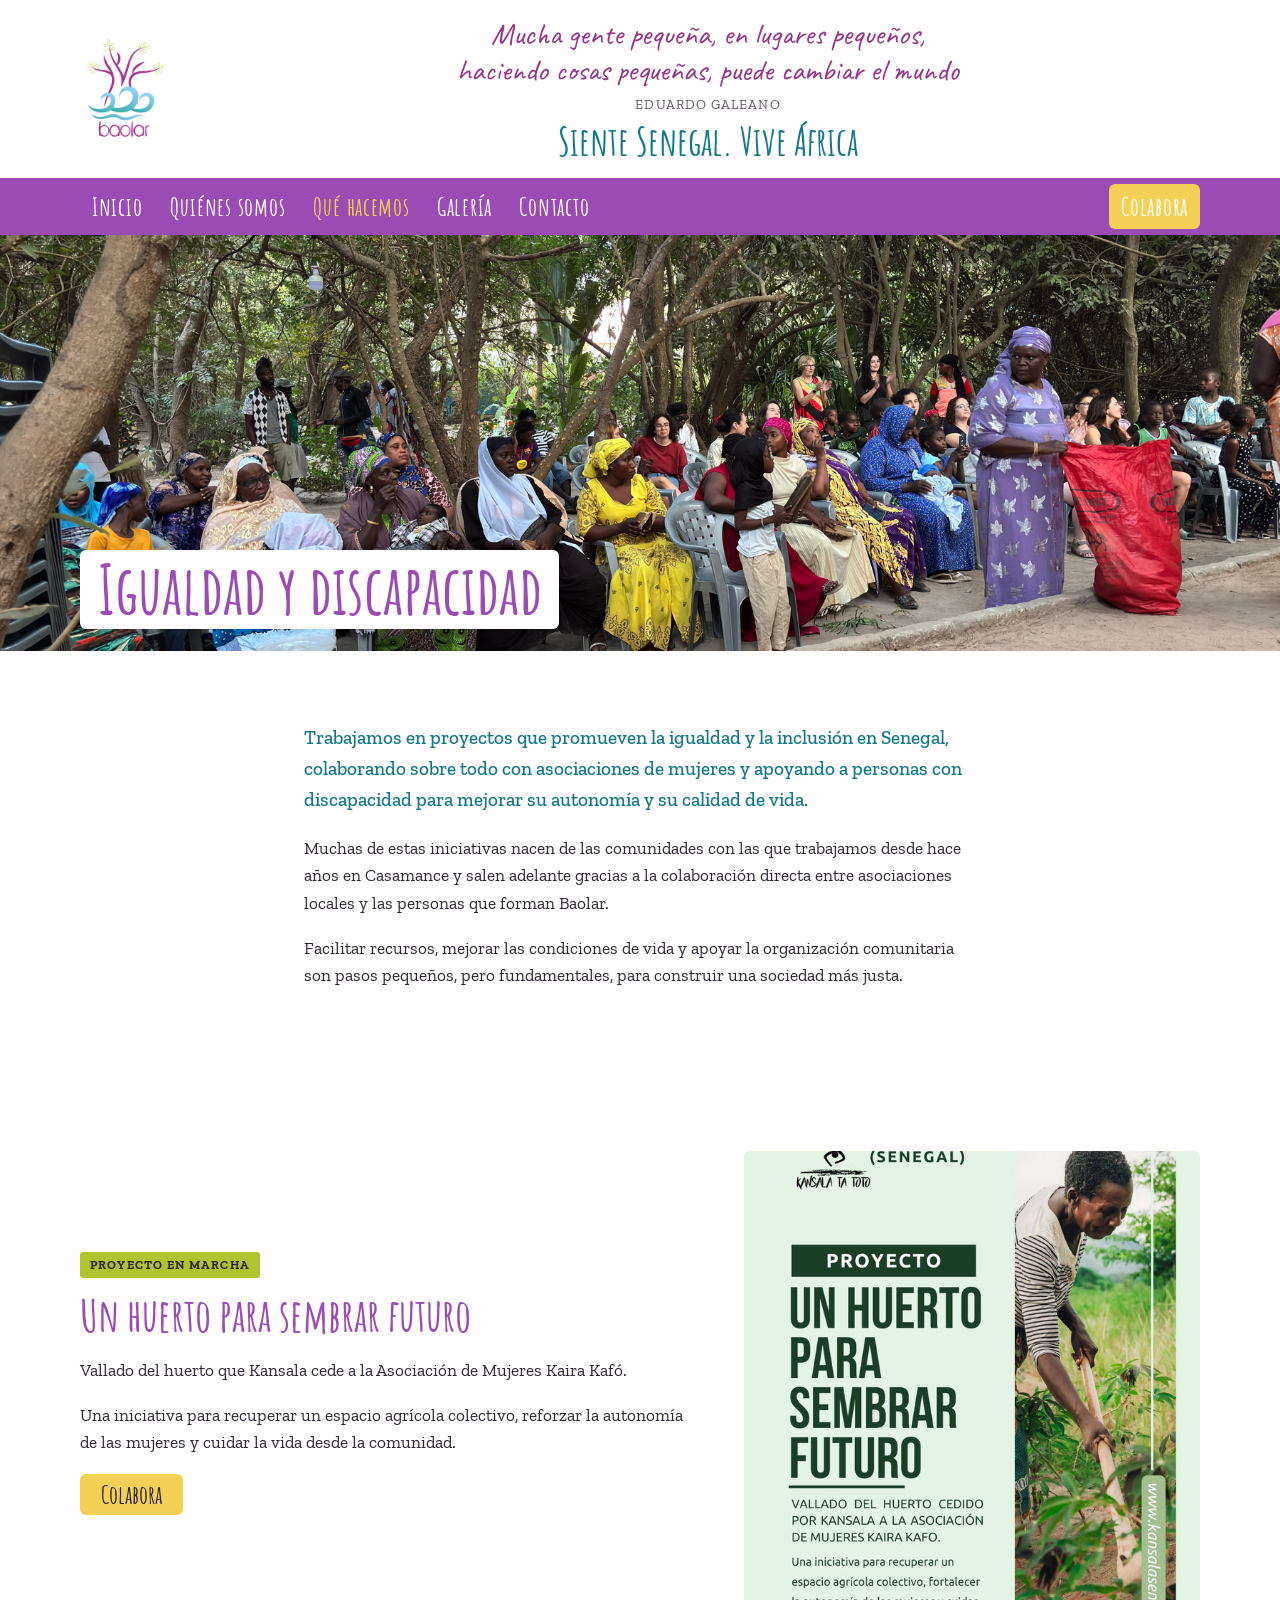
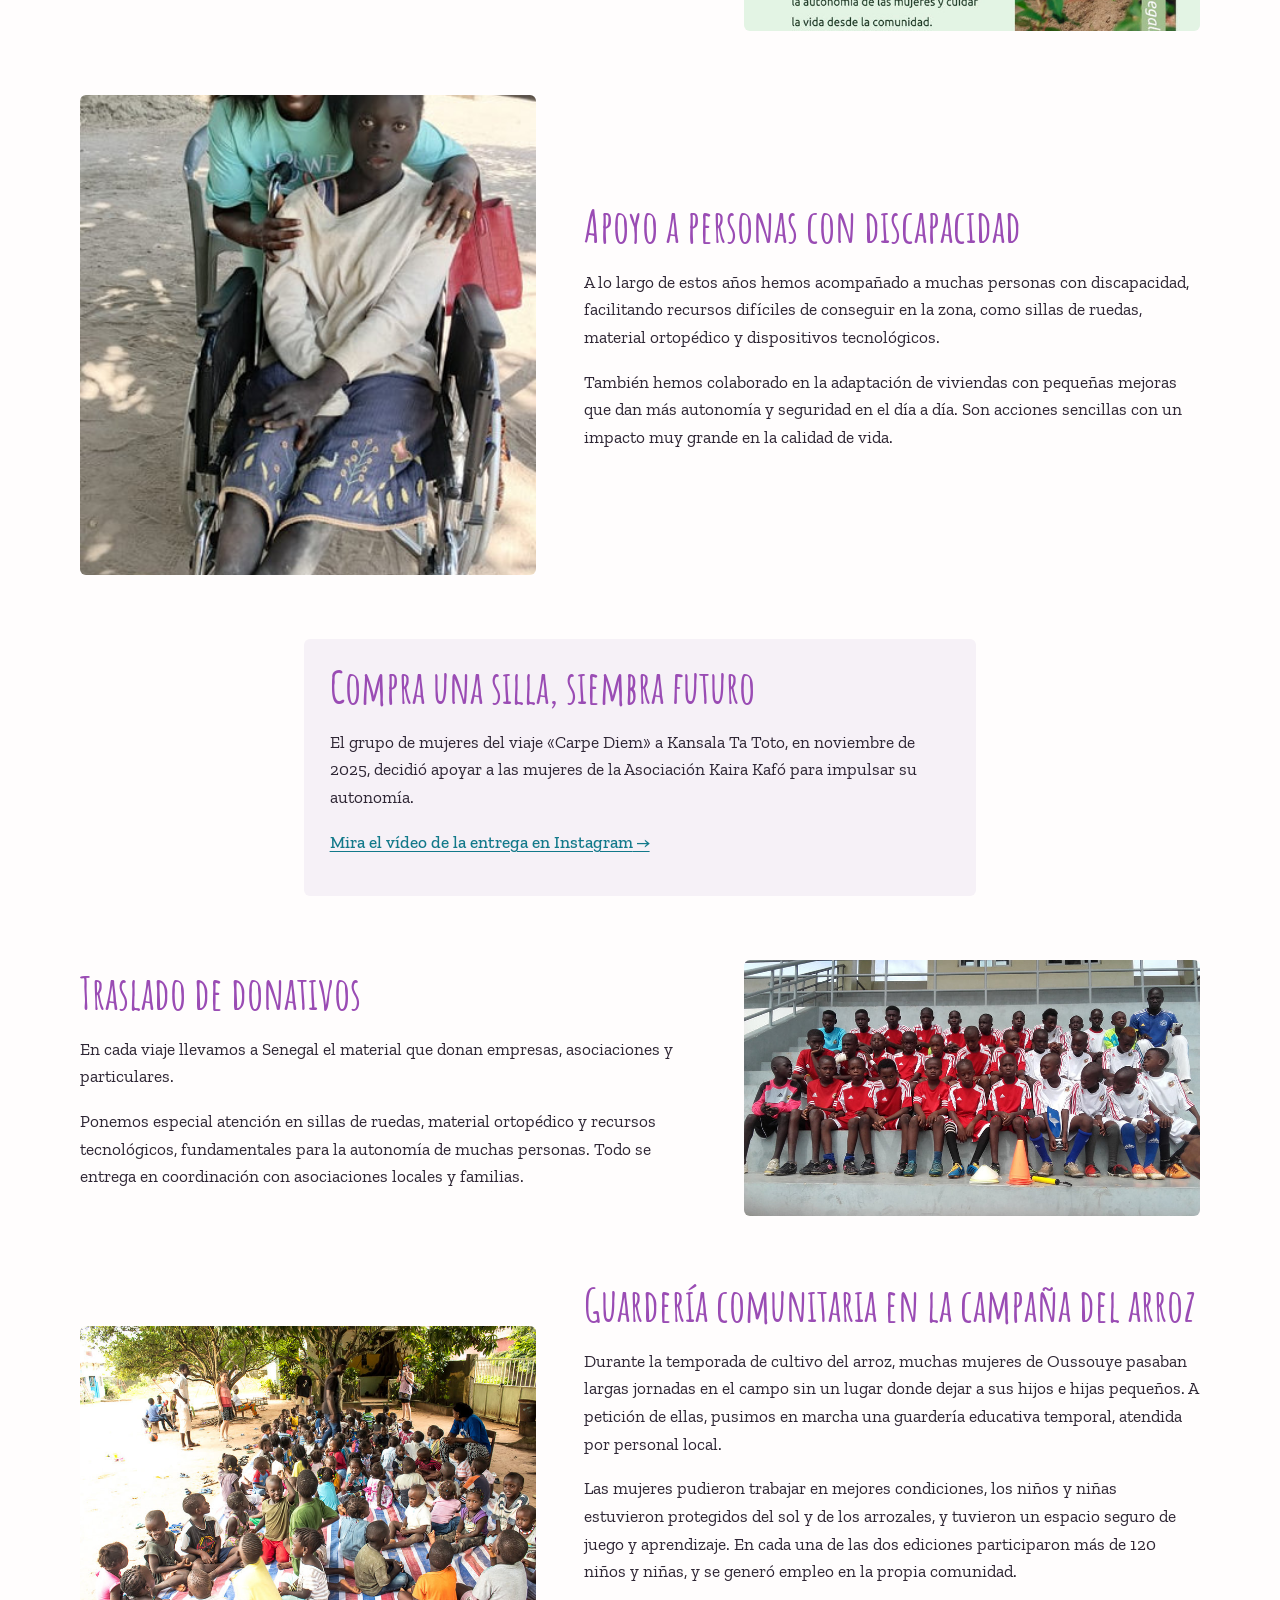
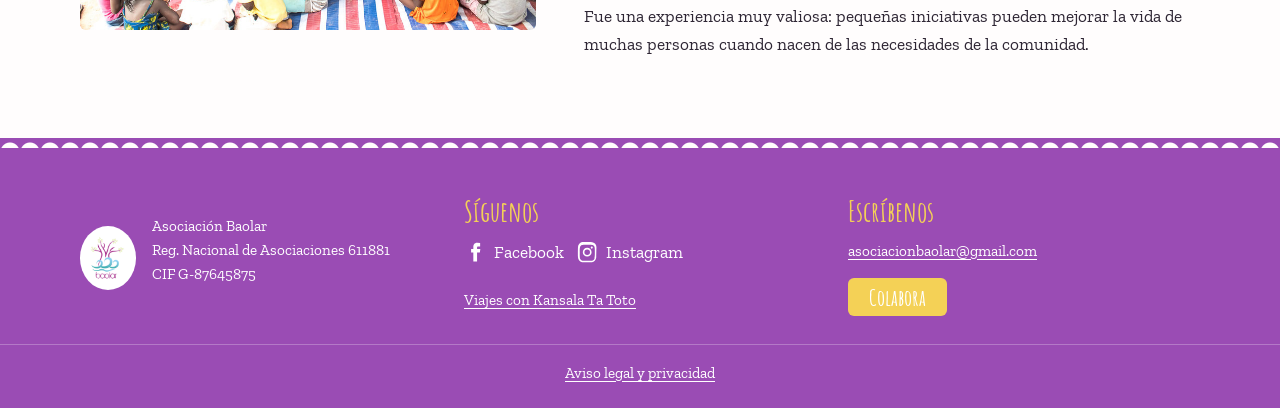
<file: igualdad-discapacidad.html>
<!doctype html>
<html lang="es">
<head>
<meta charset="utf-8">
<meta name="viewport" content="width=device-width, initial-scale=1">
<title>Igualdad y discapacidad | Asociación Baolar</title>
<meta name="description" content="Proyectos con asociaciones de mujeres y apoyo a personas con discapacidad en Casamance.">
<meta property="og:title" content="Igualdad y discapacidad | Asociación Baolar">
<meta property="og:description" content="Proyectos con asociaciones de mujeres y apoyo a personas con discapacidad en Casamance.">
<meta property="og:image" content="img/dadc18_5e063a708f9947a09797a3590afdba63-mv2_d_3648_2432_s_4_2-1200.jpg">
<meta property="og:type" content="website">
<link rel="icon" href="img/dadc18_999ccf3c06254f0780bd09e7ee4f69e1-96.png">
<link rel="preconnect" href="https://fonts.googleapis.com">
<link rel="preconnect" href="https://fonts.gstatic.com" crossorigin>
<link rel="stylesheet" href="https://fonts.googleapis.com/css2?family=Amatic+SC:wght@400;700&family=Caveat:wght@500&family=Zilla+Slab:ital,wght@0,400;0,500;0,700;1,400&display=swap">
<link rel="stylesheet" href="css/estilo.css">
</head>
<body>
<a class="saltar" href="#contenido">Saltar al contenido</a>
<header class="cabecera">
  <div class="cabecera-in">
    <a class="marca" href="index.html" aria-label="Asociación Baolar, inicio">
      <img src="img/dadc18_999ccf3c06254f0780bd09e7ee4f69e1-300.png" alt="Logotipo de Baolar: árbol violeta sobre olas azules" width="120" height="168">
    </a>
    <div class="lema">
      <p class="cita">Mucha gente pequeña, en lugares pequeños,<br>haciendo cosas pequeñas, puede cambiar el mundo</p>
      <p class="cita-autor">Eduardo Galeano</p>
      <p class="eslogan">Siente Senegal. Vive África</p>
    </div>
  </div>
  <nav class="menu" aria-label="Menú principal">
    <div class="menu-in">
      <button class="abre-menu" type="button" aria-expanded="false" aria-controls="menu-lista">Menú</button>
      <ul id="menu-lista"><li><a href="index.html">Inicio</a></li><li><a href="quienes-somos.html">Quiénes somos</a></li><li class="activa" data-sub><a href="que-hacemos.html">Qué hacemos</a><button class="abre-sub" type="button" aria-label="Ver apartados de Qué hacemos" aria-expanded="false"></button><ul class="submenu"><li><a href="educacion.html">Educación</a></li><li><a href="desarrollo-comunitario.html">Desarrollo comunitario</a></li><li><a href="igualdad-discapacidad.html" aria-current="page">Igualdad y discapacidad</a></li></ul></li><li><a href="galeria.html">Galería</a></li><li><a href="contacto.html">Contacto</a></li></ul>
      <a class="boton boton-dona" href="colabora.html">Colabora</a>
    </div>
  </nav>
</header>
<main id="contenido">

<section class="hero">
  <img src="img/dadc18_8534fcf6d10345ca96f1cc95cbc5e255-mv2-1800.png" alt="Mujeres de la Asociación Kaira Kafó" class="hero-img">
  <div class="hero-texto envoltura"><h1>Igualdad y discapacidad</h1></div>
</section>
<section class="seccion envoltura">
  <div class="prosa centrada">
    <p class="destacado">Trabajamos en proyectos que promueven la igualdad y la inclusión en Senegal, colaborando sobre todo con asociaciones de mujeres y apoyando a personas con discapacidad para mejorar su autonomía y su calidad de vida.</p>
    <p>Muchas de estas iniciativas nacen de las comunidades con las que trabajamos desde hace años en Casamance y salen adelante gracias a la colaboración directa entre asociaciones locales y las personas que forman Baolar.</p>
    <p>Facilitar recursos, mejorar las condiciones de vida y apoyar la organización comunitaria son pasos pequeños, pero fundamentales, para construir una sociedad más justa.</p>
  </div>
</section>
<section class="seccion envoltura bloques">
  <article class="bloque">
  <div class="bloque-texto"><p class="etiqueta">Proyecto en marcha</p><h2>Un huerto para sembrar futuro</h2><p>Vallado del huerto que Kansala cede a la Asociación de Mujeres Kaira Kafó.</p><p>Una iniciativa para recuperar un espacio agrícola colectivo, reforzar la autonomía de las mujeres y cuidar la vida desde la comunidad.</p><p><a class="boton" href="colabora.html">Colabora</a></p></div>
  <figure class="bloque-img"><img src="img/dadc18_d2ac1793422d428ba69a439209a17815-mv2-900.jpg" alt="Cartel del proyecto Un huerto para sembrar futuro" loading="lazy"></figure>
</article>
  <article class="bloque invertido">
  <div class="bloque-texto"><h2>Apoyo a personas con discapacidad</h2><p>A lo largo de estos años hemos acompañado a muchas personas con discapacidad, facilitando recursos difíciles de conseguir en la zona, como sillas de ruedas, material ortopédico y dispositivos tecnológicos.</p><p>También hemos colaborado en la adaptación de viviendas con pequeñas mejoras que dan más autonomía y seguridad en el día a día. Son acciones sencillas con un impacto muy grande en la calidad de vida.</p></div>
  <figure class="bloque-img"><img src="img/dadc18_b8330d3e32324ec3b5657d169a2beb30-mv2-900.jpg" alt="Entrega de una silla de ruedas" loading="lazy"></figure>
</article>
  <article class="bloque solo-texto">
  <div class="bloque-texto"><h2>Compra una silla, siembra futuro</h2><p>El grupo de mujeres del viaje «Carpe Diem» a Kansala Ta Toto, en noviembre de 2025, decidió apoyar a las mujeres de la Asociación Kaira Kafó para impulsar su autonomía.</p><p><a class="enlace" href="https://www.instagram.com/asociacionbaolar/" target="_blank" rel="noopener">Mira el vídeo de la entrega en Instagram</a></p></div>
  
</article>
  <article class="bloque">
  <div class="bloque-texto"><h2>Traslado de donativos</h2><p>En cada viaje llevamos a Senegal el material que donan empresas, asociaciones y particulares.</p><p>Ponemos especial atención en sillas de ruedas, material ortopédico y recursos tecnológicos, fundamentales para la autonomía de muchas personas. Todo se entrega en coordinación con asociaciones locales y familias.</p></div>
  <figure class="bloque-img"><img src="img/dadc18_5ce925e5e7ea4f3ebaff10a5bf9f13d3-mv2_d_3264_1836_s_2-900.jpg" alt="Entrega de equipaciones deportivas" loading="lazy"></figure>
</article>
  <article class="bloque invertido">
  <div class="bloque-texto"><h2>Guardería comunitaria en la campaña del arroz</h2><p>Durante la temporada de cultivo del arroz, muchas mujeres de Oussouye pasaban largas jornadas en el campo sin un lugar donde dejar a sus hijos e hijas pequeños. A petición de ellas, pusimos en marcha una guardería educativa temporal, atendida por personal local.</p><p>Las mujeres pudieron trabajar en mejores condiciones, los niños y niñas estuvieron protegidos del sol y de los arrozales, y tuvieron un espacio seguro de juego y aprendizaje. En cada una de las dos ediciones participaron más de 120 niños y niñas, y se generó empleo en la propia comunidad.</p><p>Fue una experiencia muy valiosa: pequeñas iniciativas pueden mejorar la vida de muchas personas cuando nacen de las necesidades de la comunidad.</p></div>
  <figure class="bloque-img"><img src="img/dadc18_9802d20cff01419eb0d95eb4323ece61-mv2-900.jpg" alt="Niños y niñas comiendo en la guardería" loading="lazy"></figure>
</article>
</section>

</main>
<footer class="pie">
  <div class="pie-in">
    <div class="pie-marca">
      <img src="img/dadc18_999ccf3c06254f0780bd09e7ee4f69e1-300.png" alt="" width="70" height="98">
      <p>Asociación Baolar<br>Reg. Nacional de Asociaciones 611881<br>CIF G-87645875</p>
    </div>
    <div class="pie-redes">
      <p class="pie-titulo">Síguenos</p>
      <ul class="redes">
        <li><a href="https://www.facebook.com/AsociacionBaolar/" target="_blank" rel="noopener"><svg viewBox="0 0 24 24" aria-hidden="true"><path d="M14 8.5V6.8c0-.8.5-1 1-1h2.3V2.1L14.2 2C10.8 2 10 4.6 10 6.3v2.2H7.6v3.9H10V22h4v-9.6h3l.5-3.9H14z"/></svg><span>Facebook</span></a></li>
        <li><a href="https://www.instagram.com/asociacionbaolar/" target="_blank" rel="noopener"><svg viewBox="0 0 24 24" aria-hidden="true"><path d="M12 7.3a4.7 4.7 0 1 0 0 9.4 4.7 4.7 0 0 0 0-9.4zm0 7.7a3 3 0 1 1 0-6 3 3 0 0 1 0 6zm6-7.9a1.1 1.1 0 1 1-2.2 0 1.1 1.1 0 0 1 2.2 0zM21.9 7c-.1-1.6-.4-3-1.6-4.2C19.1 1.6 17.6 1.2 16 1.1 14.4 1 9.6 1 8 1.1c-1.6.1-3 .4-4.2 1.6C2.6 3.9 2.2 5.4 2.1 7 2 8.6 2 15.4 2.1 17c.1 1.6.4 3 1.6 4.2 1.2 1.2 2.6 1.6 4.2 1.6 1.6.1 6.4.1 8 0 1.6-.1 3-.4 4.2-1.6 1.2-1.2 1.6-2.6 1.6-4.2.1-1.6.1-8.4.2-10zM19.8 19a3.3 3.3 0 0 1-1.8 1.8c-1.3.5-4.3.4-5.9.4s-4.6.1-5.9-.4A3.3 3.3 0 0 1 4.4 19C3.9 17.7 4 14.7 4 13.1V12c0-1.6-.1-4.6.4-5.9A3.3 3.3 0 0 1 6.2 4.3C7.5 3.8 10.5 3.9 12.1 3.9s4.6-.1 5.9.4a3.3 3.3 0 0 1 1.8 1.8c.5 1.3.4 4.3.4 5.9s.1 4.6-.4 5.9z"/></svg><span>Instagram</span></a></li>
      </ul>
      <p><a href="https://www.kansalasenegal.com/" target="_blank" rel="noopener">Viajes con Kansala Ta Toto</a></p>
    </div>
    <div class="pie-contacto">
      <p class="pie-titulo">Escríbenos</p>
      <p><a href="mailto:asociacionbaolar@gmail.com">asociacionbaolar@gmail.com</a></p>
      <a class="boton" href="colabora.html">Colabora</a>
    </div>
  </div>
  <p class="pie-legal"><a href="privacidad.html">Aviso legal y privacidad</a></p>
</footer>
<script src="js/menu.js"></script>
</body>
</html>
</file>
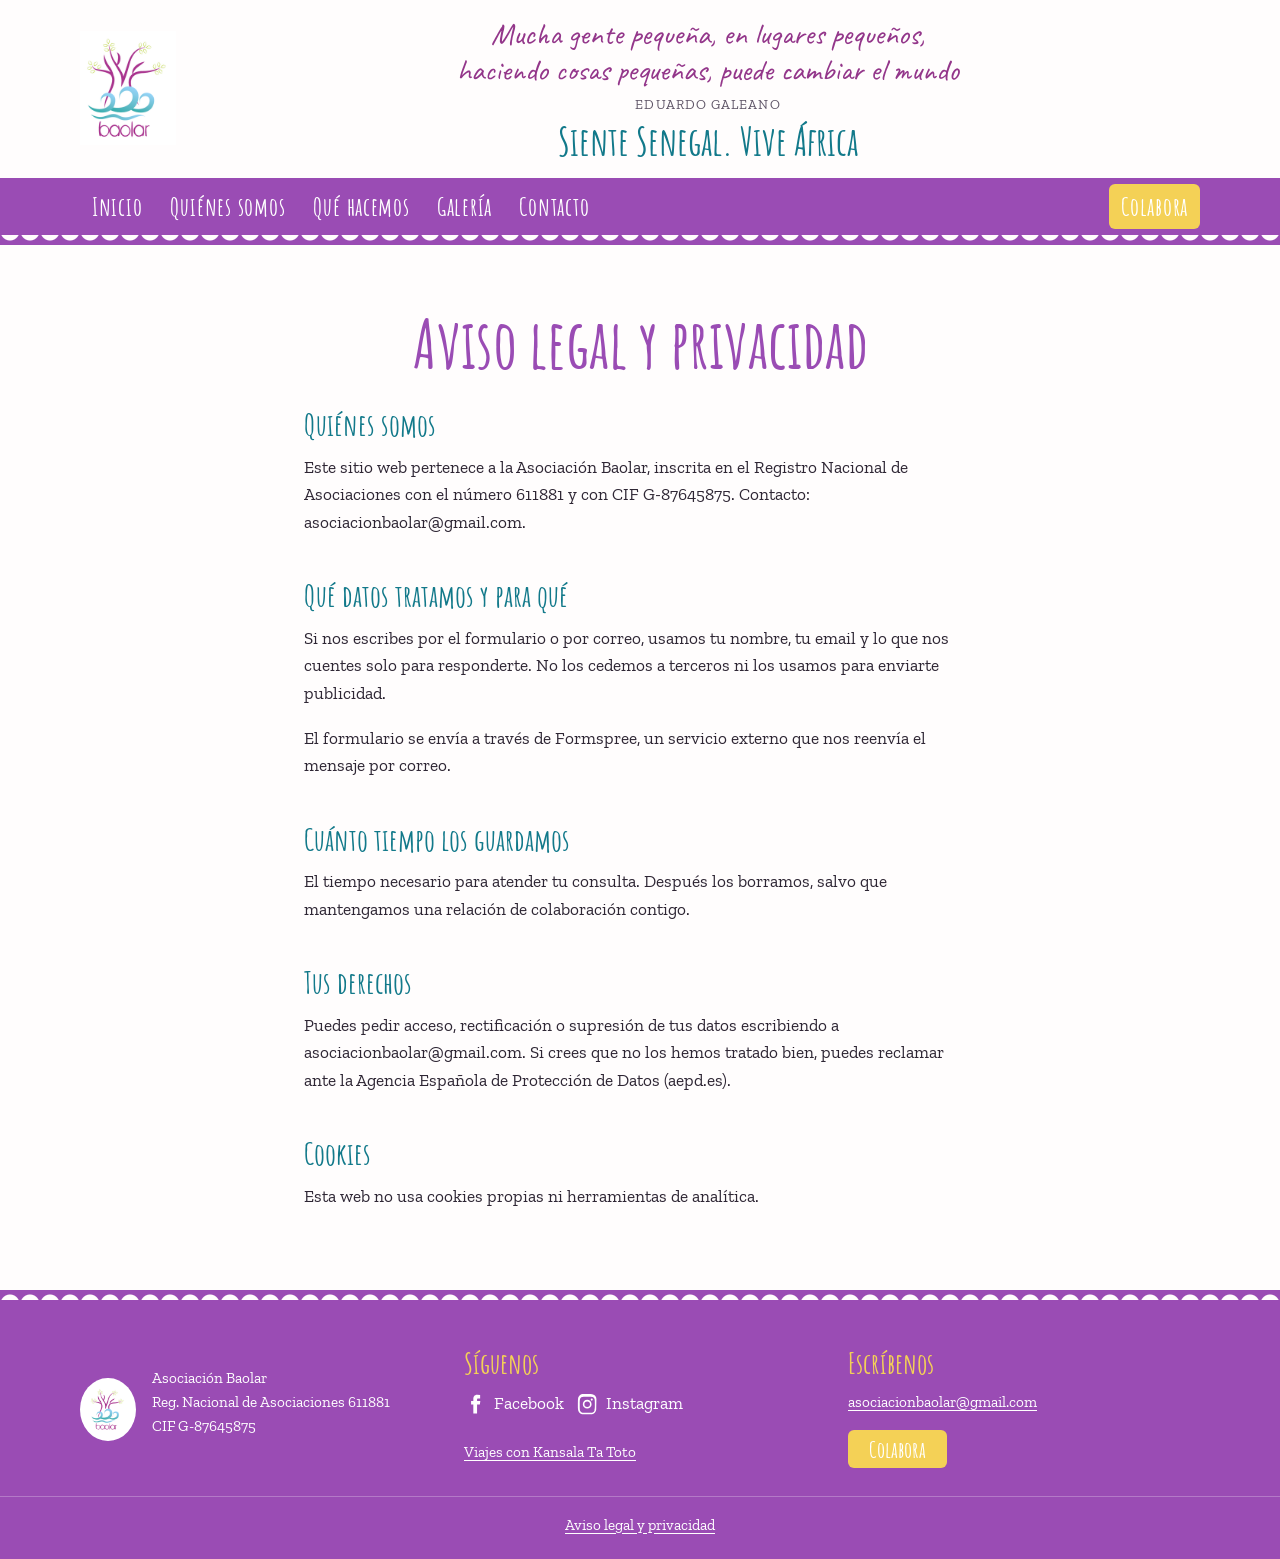
<file: privacidad.html>
<!doctype html>
<html lang="es">
<head>
<meta charset="utf-8">
<meta name="viewport" content="width=device-width, initial-scale=1">
<title>Aviso legal y privacidad | Asociación Baolar</title>
<meta name="description" content="Información legal y de privacidad de la Asociación Baolar.">
<meta property="og:title" content="Aviso legal y privacidad | Asociación Baolar">
<meta property="og:description" content="Información legal y de privacidad de la Asociación Baolar.">
<meta property="og:image" content="img/dadc18_5e063a708f9947a09797a3590afdba63-mv2_d_3648_2432_s_4_2-1200.jpg">
<meta property="og:type" content="website">
<link rel="icon" href="img/dadc18_999ccf3c06254f0780bd09e7ee4f69e1-96.png">
<link rel="preconnect" href="https://fonts.googleapis.com">
<link rel="preconnect" href="https://fonts.gstatic.com" crossorigin>
<link rel="stylesheet" href="https://fonts.googleapis.com/css2?family=Amatic+SC:wght@400;700&family=Caveat:wght@500&family=Zilla+Slab:ital,wght@0,400;0,500;0,700;1,400&display=swap">
<link rel="stylesheet" href="css/estilo.css">
</head>
<body>
<a class="saltar" href="#contenido">Saltar al contenido</a>
<header class="cabecera">
  <div class="cabecera-in">
    <a class="marca" href="index.html" aria-label="Asociación Baolar, inicio">
      <img src="img/dadc18_999ccf3c06254f0780bd09e7ee4f69e1-300.png" alt="Logotipo de Baolar: árbol violeta sobre olas azules" width="120" height="168">
    </a>
    <div class="lema">
      <p class="cita">Mucha gente pequeña, en lugares pequeños,<br>haciendo cosas pequeñas, puede cambiar el mundo</p>
      <p class="cita-autor">Eduardo Galeano</p>
      <p class="eslogan">Siente Senegal. Vive África</p>
    </div>
  </div>
  <nav class="menu" aria-label="Menú principal">
    <div class="menu-in">
      <button class="abre-menu" type="button" aria-expanded="false" aria-controls="menu-lista">Menú</button>
      <ul id="menu-lista"><li><a href="index.html">Inicio</a></li><li><a href="quienes-somos.html">Quiénes somos</a></li><li data-sub><a href="que-hacemos.html">Qué hacemos</a><button class="abre-sub" type="button" aria-label="Ver apartados de Qué hacemos" aria-expanded="false"></button><ul class="submenu"><li><a href="educacion.html">Educación</a></li><li><a href="desarrollo-comunitario.html">Desarrollo comunitario</a></li><li><a href="igualdad-discapacidad.html">Igualdad y discapacidad</a></li></ul></li><li><a href="galeria.html">Galería</a></li><li><a href="contacto.html">Contacto</a></li></ul>
      <a class="boton boton-dona" href="colabora.html">Colabora</a>
    </div>
  </nav>
</header>
<main id="contenido">

<section class="seccion envoltura">
  <h1 class="titulo-pagina">Aviso legal y privacidad</h1>
  <div class="prosa centrada legal">
    <h2>Quiénes somos</h2>
    <p>Este sitio web pertenece a la Asociación Baolar, inscrita en el Registro Nacional de Asociaciones con el número 611881 y con CIF G-87645875. Contacto: asociacionbaolar@gmail.com.</p>
    <h2>Qué datos tratamos y para qué</h2>
    <p>Si nos escribes por el formulario o por correo, usamos tu nombre, tu email y lo que nos cuentes solo para responderte. No los cedemos a terceros ni los usamos para enviarte publicidad.</p>
    <p>El formulario se envía a través de Formspree, un servicio externo que nos reenvía el mensaje por correo.</p>
    <h2>Cuánto tiempo los guardamos</h2>
    <p>El tiempo necesario para atender tu consulta. Después los borramos, salvo que mantengamos una relación de colaboración contigo.</p>
    <h2>Tus derechos</h2>
    <p>Puedes pedir acceso, rectificación o supresión de tus datos escribiendo a asociacionbaolar@gmail.com. Si crees que no los hemos tratado bien, puedes reclamar ante la Agencia Española de Protección de Datos (aepd.es).</p>
    <h2>Cookies</h2>
    <p>Esta web no usa cookies propias ni herramientas de analítica.</p>
  </div>
</section>

</main>
<footer class="pie">
  <div class="pie-in">
    <div class="pie-marca">
      <img src="img/dadc18_999ccf3c06254f0780bd09e7ee4f69e1-300.png" alt="" width="70" height="98">
      <p>Asociación Baolar<br>Reg. Nacional de Asociaciones 611881<br>CIF G-87645875</p>
    </div>
    <div class="pie-redes">
      <p class="pie-titulo">Síguenos</p>
      <ul class="redes">
        <li><a href="https://www.facebook.com/AsociacionBaolar/" target="_blank" rel="noopener"><svg viewBox="0 0 24 24" aria-hidden="true"><path d="M14 8.5V6.8c0-.8.5-1 1-1h2.3V2.1L14.2 2C10.8 2 10 4.6 10 6.3v2.2H7.6v3.9H10V22h4v-9.6h3l.5-3.9H14z"/></svg><span>Facebook</span></a></li>
        <li><a href="https://www.instagram.com/asociacionbaolar/" target="_blank" rel="noopener"><svg viewBox="0 0 24 24" aria-hidden="true"><path d="M12 7.3a4.7 4.7 0 1 0 0 9.4 4.7 4.7 0 0 0 0-9.4zm0 7.7a3 3 0 1 1 0-6 3 3 0 0 1 0 6zm6-7.9a1.1 1.1 0 1 1-2.2 0 1.1 1.1 0 0 1 2.2 0zM21.9 7c-.1-1.6-.4-3-1.6-4.2C19.1 1.6 17.6 1.2 16 1.1 14.4 1 9.6 1 8 1.1c-1.6.1-3 .4-4.2 1.6C2.6 3.9 2.2 5.4 2.1 7 2 8.6 2 15.4 2.1 17c.1 1.6.4 3 1.6 4.2 1.2 1.2 2.6 1.6 4.2 1.6 1.6.1 6.4.1 8 0 1.6-.1 3-.4 4.2-1.6 1.2-1.2 1.6-2.6 1.6-4.2.1-1.6.1-8.4.2-10zM19.8 19a3.3 3.3 0 0 1-1.8 1.8c-1.3.5-4.3.4-5.9.4s-4.6.1-5.9-.4A3.3 3.3 0 0 1 4.4 19C3.9 17.7 4 14.7 4 13.1V12c0-1.6-.1-4.6.4-5.9A3.3 3.3 0 0 1 6.2 4.3C7.5 3.8 10.5 3.9 12.1 3.9s4.6-.1 5.9.4a3.3 3.3 0 0 1 1.8 1.8c.5 1.3.4 4.3.4 5.9s.1 4.6-.4 5.9z"/></svg><span>Instagram</span></a></li>
      </ul>
      <p><a href="https://www.kansalasenegal.com/" target="_blank" rel="noopener">Viajes con Kansala Ta Toto</a></p>
    </div>
    <div class="pie-contacto">
      <p class="pie-titulo">Escríbenos</p>
      <p><a href="mailto:asociacionbaolar@gmail.com">asociacionbaolar@gmail.com</a></p>
      <a class="boton" href="colabora.html">Colabora</a>
    </div>
  </div>
  <p class="pie-legal"><a href="privacidad.html">Aviso legal y privacidad</a></p>
</footer>
<script src="js/menu.js"></script>
</body>
</html>
</file>
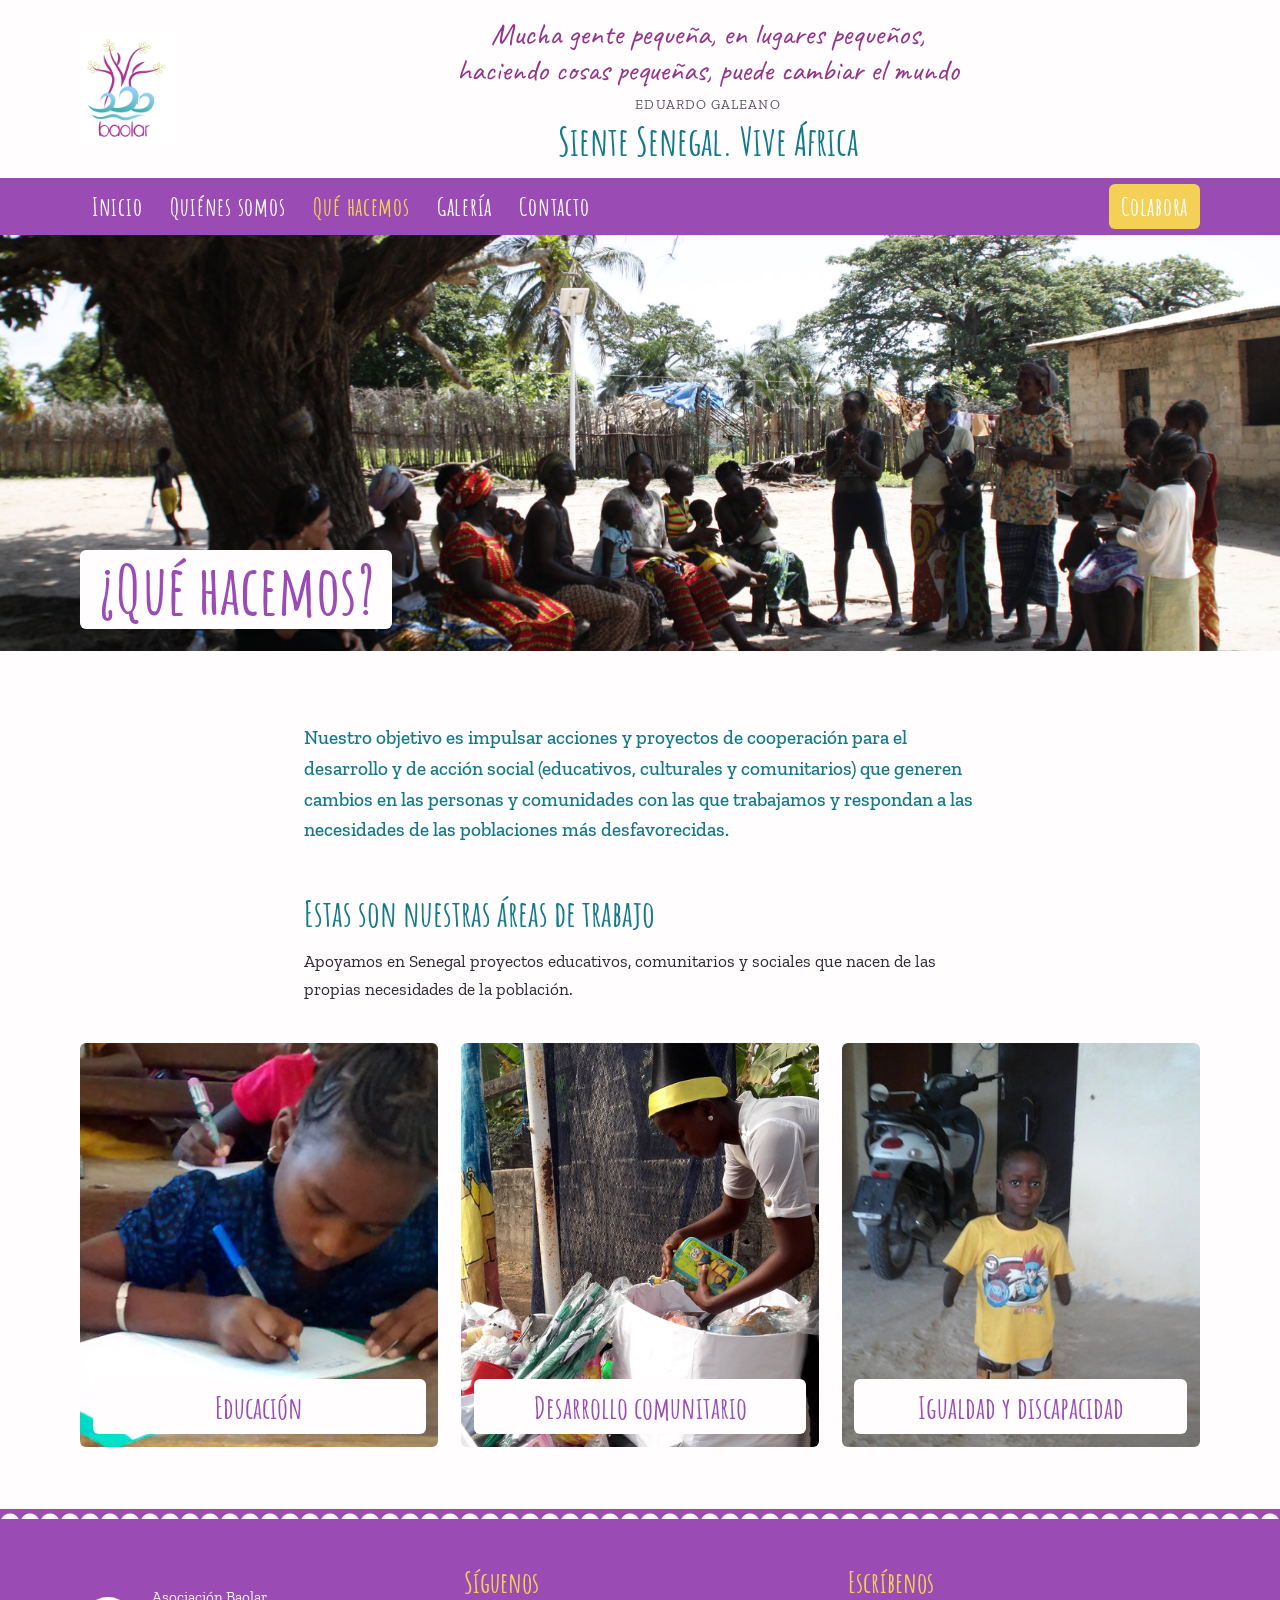
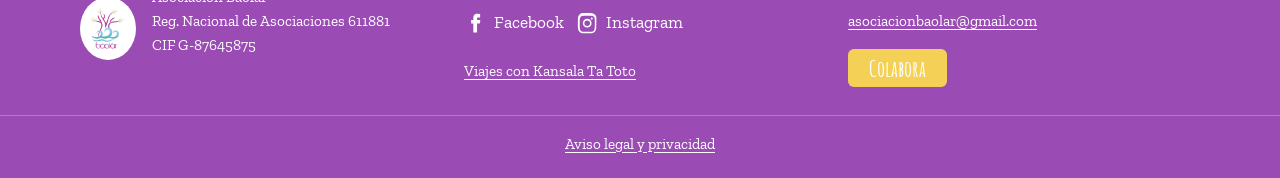
<file: que-hacemos.html>
<!doctype html>
<html lang="es">
<head>
<meta charset="utf-8">
<meta name="viewport" content="width=device-width, initial-scale=1">
<title>Qué hacemos | Asociación Baolar</title>
<meta name="description" content="Proyectos de educación, desarrollo comunitario, igualdad y discapacidad en Casamance (Senegal).">
<meta property="og:title" content="Qué hacemos | Asociación Baolar">
<meta property="og:description" content="Proyectos de educación, desarrollo comunitario, igualdad y discapacidad en Casamance (Senegal).">
<meta property="og:image" content="img/dadc18_5e063a708f9947a09797a3590afdba63-mv2_d_3648_2432_s_4_2-1200.jpg">
<meta property="og:type" content="website">
<link rel="icon" href="img/dadc18_999ccf3c06254f0780bd09e7ee4f69e1-96.png">
<link rel="preconnect" href="https://fonts.googleapis.com">
<link rel="preconnect" href="https://fonts.gstatic.com" crossorigin>
<link rel="stylesheet" href="https://fonts.googleapis.com/css2?family=Amatic+SC:wght@400;700&family=Caveat:wght@500&family=Zilla+Slab:ital,wght@0,400;0,500;0,700;1,400&display=swap">
<link rel="stylesheet" href="css/estilo.css">
</head>
<body>
<a class="saltar" href="#contenido">Saltar al contenido</a>
<header class="cabecera">
  <div class="cabecera-in">
    <a class="marca" href="index.html" aria-label="Asociación Baolar, inicio">
      <img src="img/dadc18_999ccf3c06254f0780bd09e7ee4f69e1-300.png" alt="Logotipo de Baolar: árbol violeta sobre olas azules" width="120" height="168">
    </a>
    <div class="lema">
      <p class="cita">Mucha gente pequeña, en lugares pequeños,<br>haciendo cosas pequeñas, puede cambiar el mundo</p>
      <p class="cita-autor">Eduardo Galeano</p>
      <p class="eslogan">Siente Senegal. Vive África</p>
    </div>
  </div>
  <nav class="menu" aria-label="Menú principal">
    <div class="menu-in">
      <button class="abre-menu" type="button" aria-expanded="false" aria-controls="menu-lista">Menú</button>
      <ul id="menu-lista"><li><a href="index.html">Inicio</a></li><li><a href="quienes-somos.html">Quiénes somos</a></li><li class="activa" data-sub><a href="que-hacemos.html" aria-current="page">Qué hacemos</a><button class="abre-sub" type="button" aria-label="Ver apartados de Qué hacemos" aria-expanded="false"></button><ul class="submenu"><li><a href="educacion.html">Educación</a></li><li><a href="desarrollo-comunitario.html">Desarrollo comunitario</a></li><li><a href="igualdad-discapacidad.html">Igualdad y discapacidad</a></li></ul></li><li><a href="galeria.html">Galería</a></li><li><a href="contacto.html">Contacto</a></li></ul>
      <a class="boton boton-dona" href="colabora.html">Colabora</a>
    </div>
  </nav>
</header>
<main id="contenido">

<section class="hero">
  <img src="img/dadc18_e5d850c94b1246958fb25cd294ca782a-1800.jpg" alt="Reunión con la comunidad en la isla de Kaylo" class="hero-img">
  <div class="hero-texto envoltura"><h1>¿Qué hacemos?</h1></div>
</section>
<section class="seccion envoltura">
  <div class="prosa centrada">
    <p class="destacado">Nuestro objetivo es impulsar acciones y proyectos de cooperación para el desarrollo y de acción social (educativos, culturales y comunitarios) que generen cambios en las personas y comunidades con las que trabajamos y respondan a las necesidades de las poblaciones más desfavorecidas.</p>
    <h2>Estas son nuestras áreas de trabajo</h2>
    <p>Apoyamos en Senegal proyectos educativos, comunitarios y sociales que nacen de las propias necesidades de la población.</p>
  </div>
  <div class="areas"><a class="area" href="educacion.html"><img src="img/dadc18_66b189473e3c4be985140d6ddaa7bf69-mv2_d_2592_1456_s_2-700.jpg" alt="Niño en el colegio" loading="lazy"><span>Educación</span></a><a class="area" href="desarrollo-comunitario.html"><img src="img/dadc18_13a5446642eb4bf5ac118ba304a8cb46-mv2_d_3264_2448_s_4_2-700.jpg" alt="Entrega de donativos" loading="lazy"><span>Desarrollo comunitario</span></a><a class="area" href="igualdad-discapacidad.html"><img src="img/dadc18_3ff0332c37854d3eae0369925f48dd61-mv2_d_1232_2048_s_2-700.jpg" alt="Proyecto de igualdad" loading="lazy"><span>Igualdad y discapacidad</span></a></div>
</section>

</main>
<footer class="pie">
  <div class="pie-in">
    <div class="pie-marca">
      <img src="img/dadc18_999ccf3c06254f0780bd09e7ee4f69e1-300.png" alt="" width="70" height="98">
      <p>Asociación Baolar<br>Reg. Nacional de Asociaciones 611881<br>CIF G-87645875</p>
    </div>
    <div class="pie-redes">
      <p class="pie-titulo">Síguenos</p>
      <ul class="redes">
        <li><a href="https://www.facebook.com/AsociacionBaolar/" target="_blank" rel="noopener"><svg viewBox="0 0 24 24" aria-hidden="true"><path d="M14 8.5V6.8c0-.8.5-1 1-1h2.3V2.1L14.2 2C10.8 2 10 4.6 10 6.3v2.2H7.6v3.9H10V22h4v-9.6h3l.5-3.9H14z"/></svg><span>Facebook</span></a></li>
        <li><a href="https://www.instagram.com/asociacionbaolar/" target="_blank" rel="noopener"><svg viewBox="0 0 24 24" aria-hidden="true"><path d="M12 7.3a4.7 4.7 0 1 0 0 9.4 4.7 4.7 0 0 0 0-9.4zm0 7.7a3 3 0 1 1 0-6 3 3 0 0 1 0 6zm6-7.9a1.1 1.1 0 1 1-2.2 0 1.1 1.1 0 0 1 2.2 0zM21.9 7c-.1-1.6-.4-3-1.6-4.2C19.1 1.6 17.6 1.2 16 1.1 14.4 1 9.6 1 8 1.1c-1.6.1-3 .4-4.2 1.6C2.6 3.9 2.2 5.4 2.1 7 2 8.6 2 15.4 2.1 17c.1 1.6.4 3 1.6 4.2 1.2 1.2 2.6 1.6 4.2 1.6 1.6.1 6.4.1 8 0 1.6-.1 3-.4 4.2-1.6 1.2-1.2 1.6-2.6 1.6-4.2.1-1.6.1-8.4.2-10zM19.8 19a3.3 3.3 0 0 1-1.8 1.8c-1.3.5-4.3.4-5.9.4s-4.6.1-5.9-.4A3.3 3.3 0 0 1 4.4 19C3.9 17.7 4 14.7 4 13.1V12c0-1.6-.1-4.6.4-5.9A3.3 3.3 0 0 1 6.2 4.3C7.5 3.8 10.5 3.9 12.1 3.9s4.6-.1 5.9.4a3.3 3.3 0 0 1 1.8 1.8c.5 1.3.4 4.3.4 5.9s.1 4.6-.4 5.9z"/></svg><span>Instagram</span></a></li>
      </ul>
      <p><a href="https://www.kansalasenegal.com/" target="_blank" rel="noopener">Viajes con Kansala Ta Toto</a></p>
    </div>
    <div class="pie-contacto">
      <p class="pie-titulo">Escríbenos</p>
      <p><a href="mailto:asociacionbaolar@gmail.com">asociacionbaolar@gmail.com</a></p>
      <a class="boton" href="colabora.html">Colabora</a>
    </div>
  </div>
  <p class="pie-legal"><a href="privacidad.html">Aviso legal y privacidad</a></p>
</footer>
<script src="js/menu.js"></script>
</body>
</html>
</file>
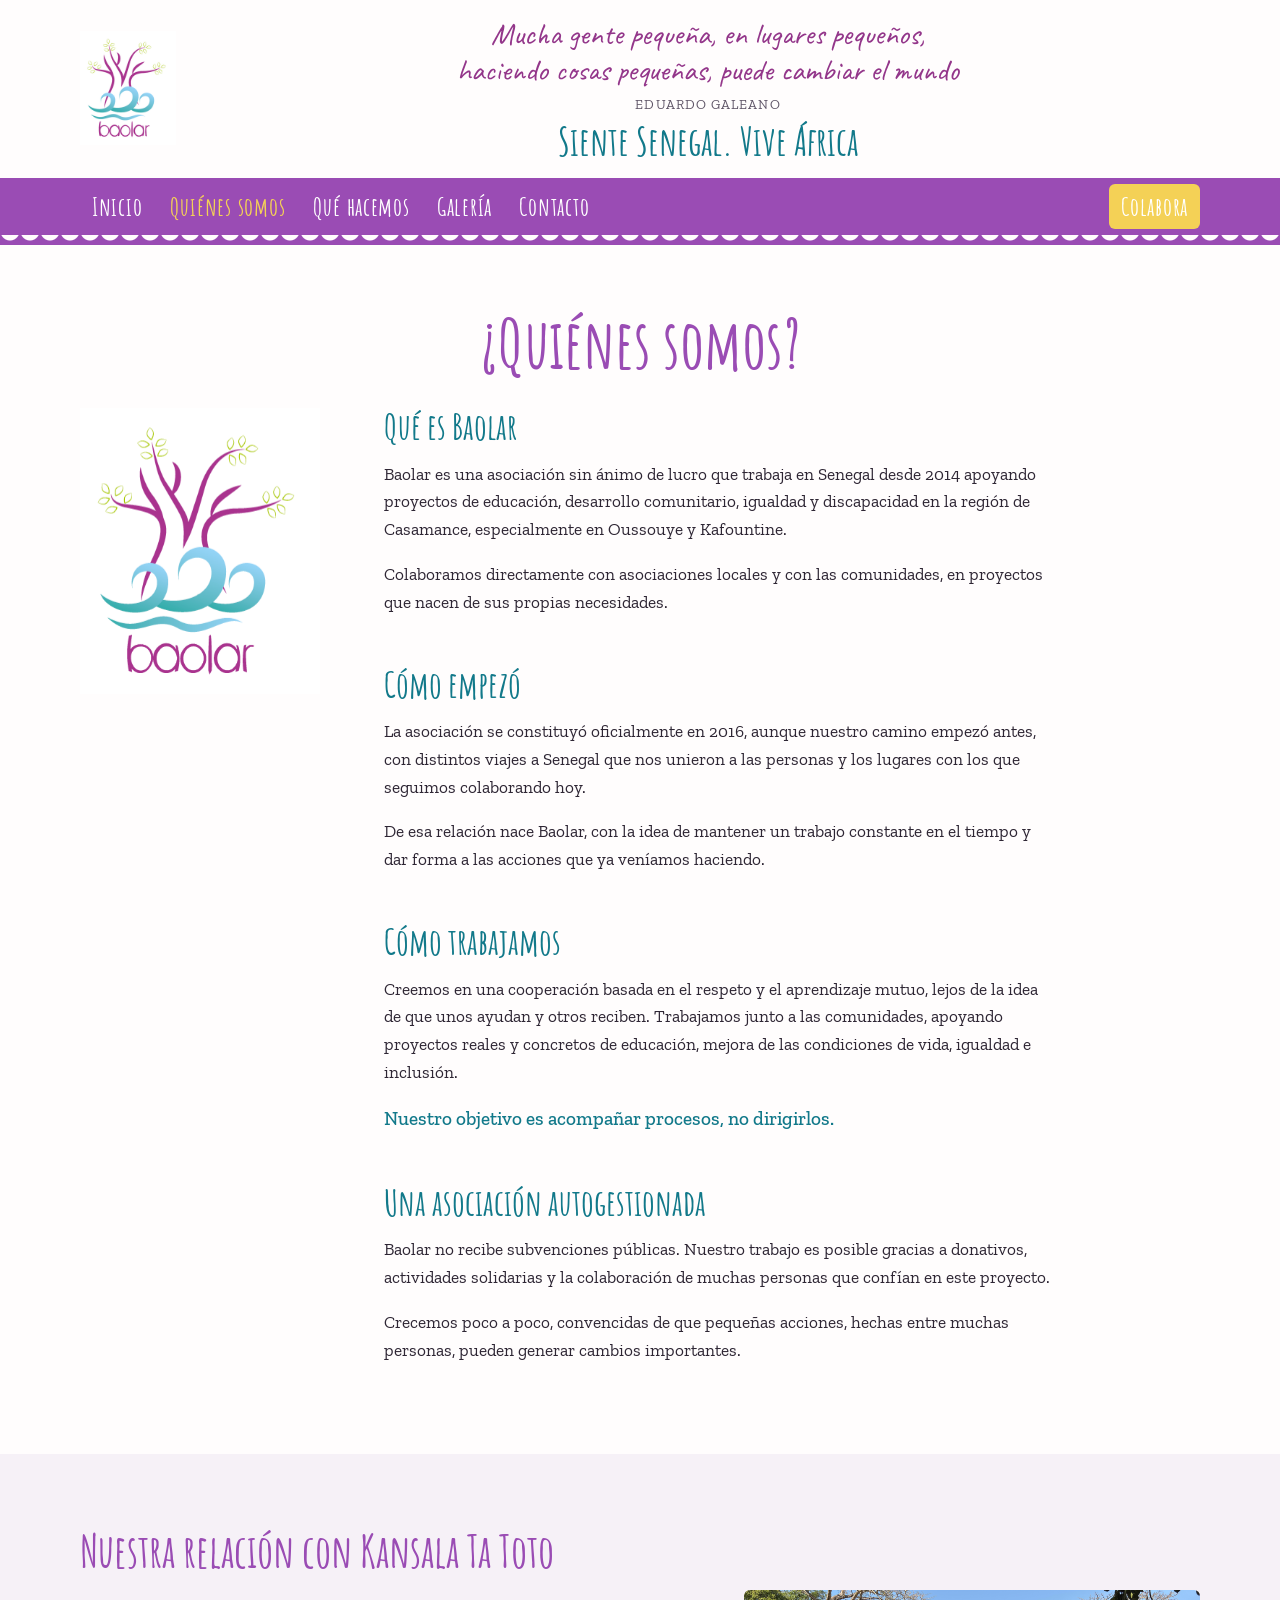
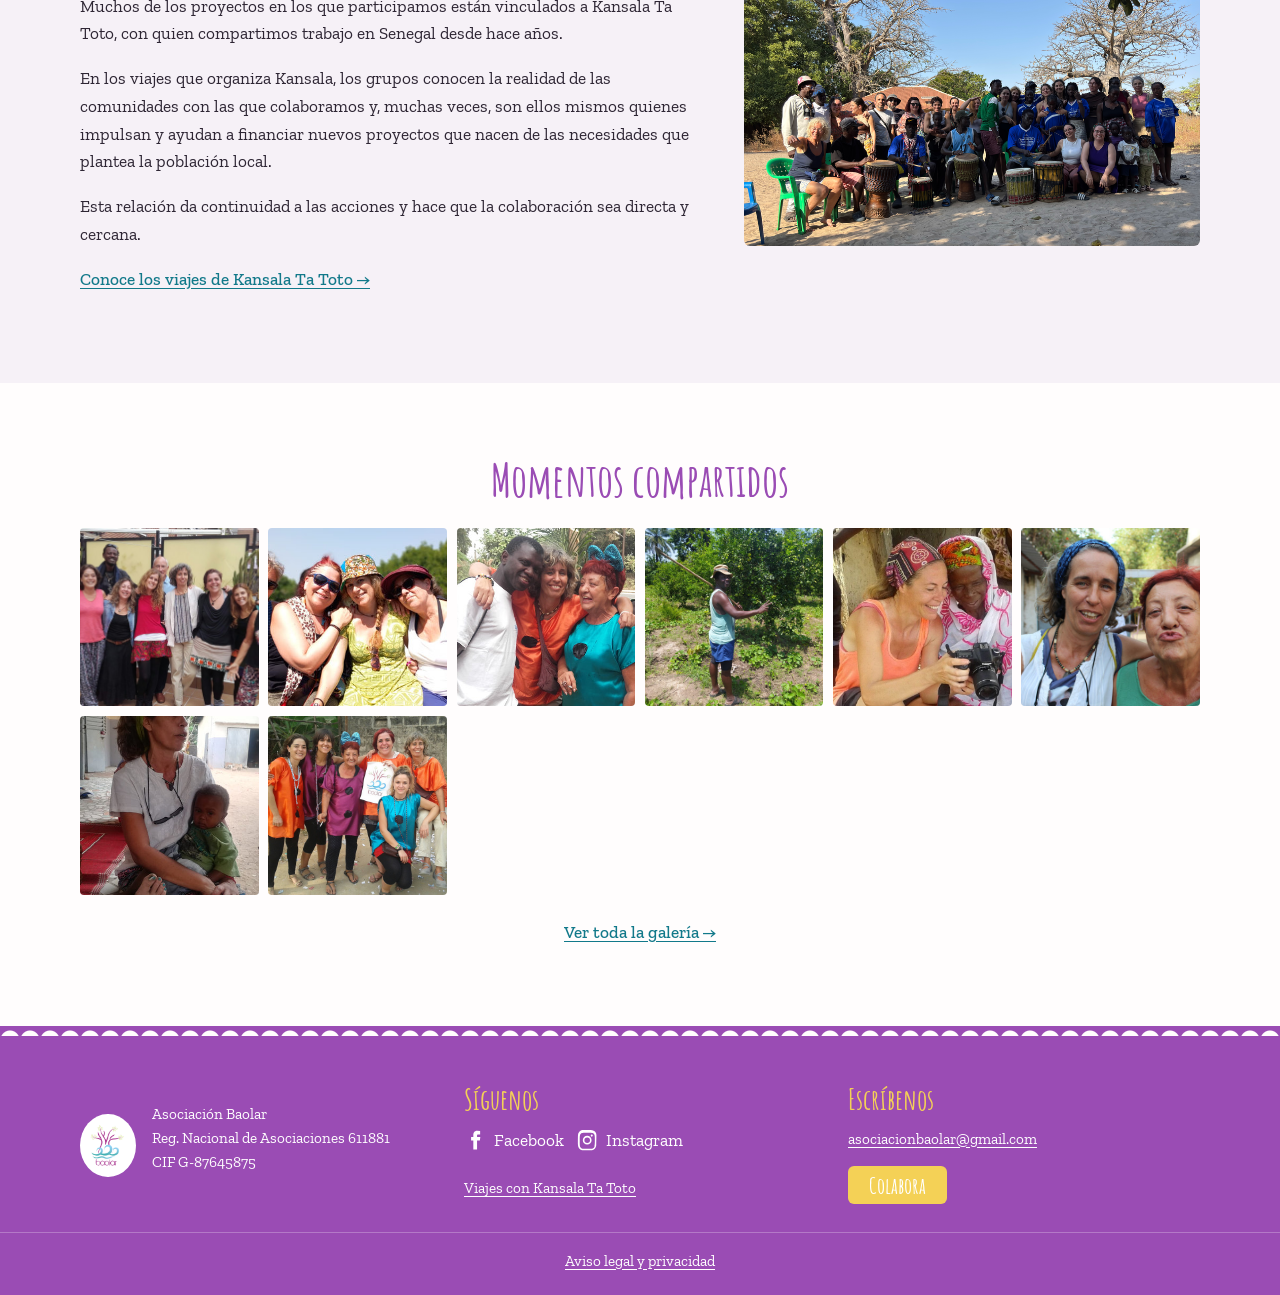
<file: quienes-somos.html>
<!doctype html>
<html lang="es">
<head>
<meta charset="utf-8">
<meta name="viewport" content="width=device-width, initial-scale=1">
<title>Quiénes somos | Asociación Baolar</title>
<meta name="description" content="Somos un grupo de personas con ilusión y ganas de hacer del mundo un lugar más amable y justo para todas.">
<meta property="og:title" content="Quiénes somos | Asociación Baolar">
<meta property="og:description" content="Somos un grupo de personas con ilusión y ganas de hacer del mundo un lugar más amable y justo para todas.">
<meta property="og:image" content="img/dadc18_5e063a708f9947a09797a3590afdba63-mv2_d_3648_2432_s_4_2-1200.jpg">
<meta property="og:type" content="website">
<link rel="icon" href="img/dadc18_999ccf3c06254f0780bd09e7ee4f69e1-96.png">
<link rel="preconnect" href="https://fonts.googleapis.com">
<link rel="preconnect" href="https://fonts.gstatic.com" crossorigin>
<link rel="stylesheet" href="https://fonts.googleapis.com/css2?family=Amatic+SC:wght@400;700&family=Caveat:wght@500&family=Zilla+Slab:ital,wght@0,400;0,500;0,700;1,400&display=swap">
<link rel="stylesheet" href="css/estilo.css">
</head>
<body>
<a class="saltar" href="#contenido">Saltar al contenido</a>
<header class="cabecera">
  <div class="cabecera-in">
    <a class="marca" href="index.html" aria-label="Asociación Baolar, inicio">
      <img src="img/dadc18_999ccf3c06254f0780bd09e7ee4f69e1-300.png" alt="Logotipo de Baolar: árbol violeta sobre olas azules" width="120" height="168">
    </a>
    <div class="lema">
      <p class="cita">Mucha gente pequeña, en lugares pequeños,<br>haciendo cosas pequeñas, puede cambiar el mundo</p>
      <p class="cita-autor">Eduardo Galeano</p>
      <p class="eslogan">Siente Senegal. Vive África</p>
    </div>
  </div>
  <nav class="menu" aria-label="Menú principal">
    <div class="menu-in">
      <button class="abre-menu" type="button" aria-expanded="false" aria-controls="menu-lista">Menú</button>
      <ul id="menu-lista"><li><a href="index.html">Inicio</a></li><li class="activa"><a href="quienes-somos.html" aria-current="page">Quiénes somos</a></li><li data-sub><a href="que-hacemos.html">Qué hacemos</a><button class="abre-sub" type="button" aria-label="Ver apartados de Qué hacemos" aria-expanded="false"></button><ul class="submenu"><li><a href="educacion.html">Educación</a></li><li><a href="desarrollo-comunitario.html">Desarrollo comunitario</a></li><li><a href="igualdad-discapacidad.html">Igualdad y discapacidad</a></li></ul></li><li><a href="galeria.html">Galería</a></li><li><a href="contacto.html">Contacto</a></li></ul>
      <a class="boton boton-dona" href="colabora.html">Colabora</a>
    </div>
  </nav>
</header>
<main id="contenido">

<section class="seccion envoltura">
  <h1 class="titulo-pagina">¿Quiénes somos?</h1>
  <div class="quienes">
    <img class="quienes-logo" src="img/dadc18_999ccf3c06254f0780bd09e7ee4f69e1-500.png" alt="Logotipo de Baolar">
    <div class="prosa">
      <h2>Qué es Baolar</h2>
      <p>Baolar es una asociación sin ánimo de lucro que trabaja en Senegal desde 2014 apoyando proyectos de educación, desarrollo comunitario, igualdad y discapacidad en la región de Casamance, especialmente en Oussouye y Kafountine.</p>
      <p>Colaboramos directamente con asociaciones locales y con las comunidades, en proyectos que nacen de sus propias necesidades.</p>
      <h2>Cómo empezó</h2>
      <p>La asociación se constituyó oficialmente en 2016, aunque nuestro camino empezó antes, con distintos viajes a Senegal que nos unieron a las personas y los lugares con los que seguimos colaborando hoy.</p>
      <p>De esa relación nace Baolar, con la idea de mantener un trabajo constante en el tiempo y dar forma a las acciones que ya veníamos haciendo.</p>
      <h2>Cómo trabajamos</h2>
      <p>Creemos en una cooperación basada en el respeto y el aprendizaje mutuo, lejos de la idea de que unos ayudan y otros reciben. Trabajamos junto a las comunidades, apoyando proyectos reales y concretos de educación, mejora de las condiciones de vida, igualdad e inclusión.</p>
      <p class="destacado">Nuestro objetivo es acompañar procesos, no dirigirlos.</p>
      <h2>Una asociación autogestionada</h2>
      <p>Baolar no recibe subvenciones públicas. Nuestro trabajo es posible gracias a donativos, actividades solidarias y la colaboración de muchas personas que confían en este proyecto.</p>
      <p>Crecemos poco a poco, convencidas de que pequeñas acciones, hechas entre muchas personas, pueden generar cambios importantes.</p>
    </div>
  </div>
</section>
<section class="seccion fondo-suave">
  <div class="envoltura">
    <article class="bloque">
  <div class="bloque-texto"><h2>Nuestra relación con Kansala Ta Toto</h2><p>Muchos de los proyectos en los que participamos están vinculados a Kansala Ta Toto, con quien compartimos trabajo en Senegal desde hace años.</p><p>En los viajes que organiza Kansala, los grupos conocen la realidad de las comunidades con las que colaboramos y, muchas veces, son ellos mismos quienes impulsan y ayudan a financiar nuevos proyectos que nacen de las necesidades que plantea la población local.</p><p>Esta relación da continuidad a las acciones y hace que la colaboración sea directa y cercana.</p><p><a class="enlace" href="https://www.kansalasenegal.com/" target="_blank" rel="noopener">Conoce los viajes de Kansala Ta Toto</a></p></div>
  <figure class="bloque-img"><img src="img/dadc18_0059842d52b34d608fd6179b0d4b1812-mv2-900.png" alt="Grupo de viaje de fin de año 2025" loading="lazy"></figure>
</article>
  </div>
</section>
<section class="seccion envoltura">
  <h2 class="titulo-seccion">Momentos compartidos</h2>
  <ul class="tira-fotos"><li><a href="galeria.html"><img src="img/dadc18_29d06ff2f7c64da395acd29720d74358-mv2-600.jpeg" alt="" loading="lazy"></a></li><li><a href="galeria.html"><img src="img/dadc18_9df3d7f6d6f84019ac4d01e40a7d38b0-mv2-600.jpg" alt="" loading="lazy"></a></li><li><a href="galeria.html"><img src="img/dadc18_7599a744ae0a4730a2fb02f303e5a2ea-mv2-600.jpg" alt="" loading="lazy"></a></li><li><a href="galeria.html"><img src="img/dadc18_280e47e2f2d5409f89a29c924790d8b9-mv2-600.jpg" alt="" loading="lazy"></a></li><li><a href="galeria.html"><img src="img/dadc18_ee86ee9e227f44888db599fc15dd18ca-mv2-600.jpg" alt="" loading="lazy"></a></li><li><a href="galeria.html"><img src="img/dadc18_79d68aa4fe8a4e65bf15b7fac6b171ed-mv2_d_5184_3456_s_4_2-600.jpg" alt="" loading="lazy"></a></li><li><a href="galeria.html"><img src="img/dadc18_625c7c6a58e341b7b14484cbeb892be6-mv2-600.jpg" alt="" loading="lazy"></a></li><li><a href="galeria.html"><img src="img/dadc18_5208bfb8b6c54a8ea41618da52336437-mv2_d_2133_1920_s_2-600.jpg" alt="" loading="lazy"></a></li></ul>
  <p class="centrado"><a class="enlace" href="galeria.html">Ver toda la galería</a></p>
</section>

</main>
<footer class="pie">
  <div class="pie-in">
    <div class="pie-marca">
      <img src="img/dadc18_999ccf3c06254f0780bd09e7ee4f69e1-300.png" alt="" width="70" height="98">
      <p>Asociación Baolar<br>Reg. Nacional de Asociaciones 611881<br>CIF G-87645875</p>
    </div>
    <div class="pie-redes">
      <p class="pie-titulo">Síguenos</p>
      <ul class="redes">
        <li><a href="https://www.facebook.com/AsociacionBaolar/" target="_blank" rel="noopener"><svg viewBox="0 0 24 24" aria-hidden="true"><path d="M14 8.5V6.8c0-.8.5-1 1-1h2.3V2.1L14.2 2C10.8 2 10 4.6 10 6.3v2.2H7.6v3.9H10V22h4v-9.6h3l.5-3.9H14z"/></svg><span>Facebook</span></a></li>
        <li><a href="https://www.instagram.com/asociacionbaolar/" target="_blank" rel="noopener"><svg viewBox="0 0 24 24" aria-hidden="true"><path d="M12 7.3a4.7 4.7 0 1 0 0 9.4 4.7 4.7 0 0 0 0-9.4zm0 7.7a3 3 0 1 1 0-6 3 3 0 0 1 0 6zm6-7.9a1.1 1.1 0 1 1-2.2 0 1.1 1.1 0 0 1 2.2 0zM21.9 7c-.1-1.6-.4-3-1.6-4.2C19.1 1.6 17.6 1.2 16 1.1 14.4 1 9.6 1 8 1.1c-1.6.1-3 .4-4.2 1.6C2.6 3.9 2.2 5.4 2.1 7 2 8.6 2 15.4 2.1 17c.1 1.6.4 3 1.6 4.2 1.2 1.2 2.6 1.6 4.2 1.6 1.6.1 6.4.1 8 0 1.6-.1 3-.4 4.2-1.6 1.2-1.2 1.6-2.6 1.6-4.2.1-1.6.1-8.4.2-10zM19.8 19a3.3 3.3 0 0 1-1.8 1.8c-1.3.5-4.3.4-5.9.4s-4.6.1-5.9-.4A3.3 3.3 0 0 1 4.4 19C3.9 17.7 4 14.7 4 13.1V12c0-1.6-.1-4.6.4-5.9A3.3 3.3 0 0 1 6.2 4.3C7.5 3.8 10.5 3.9 12.1 3.9s4.6-.1 5.9.4a3.3 3.3 0 0 1 1.8 1.8c.5 1.3.4 4.3.4 5.9s.1 4.6-.4 5.9z"/></svg><span>Instagram</span></a></li>
      </ul>
      <p><a href="https://www.kansalasenegal.com/" target="_blank" rel="noopener">Viajes con Kansala Ta Toto</a></p>
    </div>
    <div class="pie-contacto">
      <p class="pie-titulo">Escríbenos</p>
      <p><a href="mailto:asociacionbaolar@gmail.com">asociacionbaolar@gmail.com</a></p>
      <a class="boton" href="colabora.html">Colabora</a>
    </div>
  </div>
  <p class="pie-legal"><a href="privacidad.html">Aviso legal y privacidad</a></p>
</footer>
<script src="js/menu.js"></script>
</body>
</html>
</file>
<file: css/estilo.css>
/* Asociación Baolar · hoja de estilo común
   Colores del logo y de la web anterior; tipografía cercana a la de Wix
   (Museo Slab → Zilla Slab; Amatic SC; manuscrita → Caveat). */

:root {
  --violeta: #93368A;        /* árbol del logo */
  --violeta-web: #9A4CB4;    /* violeta de la web */
  --verde-azulado: #12798A;  /* titulares y enlaces */
  --amarillo: #F4D156;
  --lima: #AFC52F;
  --azul-ola: #A6D4EC;
  --fondo: #FFFDFD;
  --fondo-suave: #F6F1F7;    /* blanco con un punto de violeta */
  --texto: #2E2634;
  --texto-suave: #5E5466;
  --linea: #E4DAE8;

  --f-titular: "Amatic SC", "Comic Neue", "Chalkboard SE", cursive;
  --f-mano: "Caveat", "Segoe Print", "Bradley Hand", cursive;
  --f-texto: "Zilla Slab", "Roboto Slab", Rockwell, Georgia, serif;

  --ancho: 72rem;
  --radio: 6px;
  color-scheme: light;
}

*, *::before, *::after { box-sizing: border-box; }
html { scroll-behavior: smooth; }
@media (prefers-reduced-motion: reduce) { html { scroll-behavior: auto; } * { transition: none !important; } }

body {
  margin: 0;
  background: var(--fondo);
  color: var(--texto);
  font-family: var(--f-texto);
  font-size: 1.08rem;
  line-height: 1.6;
}
img { max-width: 100%; height: auto; display: block; }
a { color: var(--verde-azulado); text-underline-offset: 3px; }
a:hover { color: var(--violeta-web); }
:focus-visible { outline: 3px solid var(--amarillo); outline-offset: 2px; }

h1, h2, h3 { font-family: var(--f-titular); font-weight: 700; line-height: 1.1; text-wrap: balance; color: var(--violeta-web); margin: 0 0 .4em; }
h1 { font-size: clamp(2.8rem, 6vw, 4.2rem); }
h2 { font-size: clamp(2.1rem, 4vw, 2.8rem); }
h3 { font-size: 2rem; }
p, ul { margin: 0 0 1em; }
ul { padding-left: 1.2em; }
li::marker { color: var(--lima); }

.envoltura {
  max-width: var(--ancho);
  margin-inline: auto;
  padding-left: max(16px, env(safe-area-inset-left, 0px));
  padding-right: max(16px, env(safe-area-inset-right, 0px));
}
.saltar { position: absolute; left: -999px; top: 0; background: var(--amarillo); color: var(--texto); padding: .5rem 1rem; z-index: 50; }
.saltar:focus { left: 1rem; }
.oculto { position: absolute; left: -9999px; }

/* ---------- Cabecera ---------- */
.cabecera { background: var(--fondo); }
.cabecera-in {
  max-width: var(--ancho); margin-inline: auto;
  padding: 1rem max(16px, env(safe-area-inset-right, 0px)) 1.1rem max(16px, env(safe-area-inset-left, 0px));
  display: flex; align-items: center; gap: 1.5rem 2.5rem; flex-wrap: wrap;
}
.marca img { width: 96px; height: auto; }
.lema { flex: 1 1 22rem; min-width: 0; text-align: center; }
.cita { font-family: var(--f-mano); font-size: clamp(1.35rem, 2.6vw, 1.9rem); line-height: 1.2; color: var(--violeta); margin: 0; }
.cita-autor { font-size: .85rem; letter-spacing: .08em; text-transform: uppercase; color: var(--texto-suave); margin: .3rem 0 .4rem; }
.eslogan { font-family: var(--f-titular); font-weight: 700; font-size: clamp(1.8rem, 3.4vw, 2.4rem); color: var(--verde-azulado); margin: 0; line-height: 1; }

.menu { background: var(--violeta-web); position: relative; }
/* las olas del logo, bajo el menú */
.menu::after {
  content: ""; position: absolute; left: 0; right: 0; bottom: -10px; height: 10px;
  background: radial-gradient(circle at 10px -4px, transparent 9px, var(--violeta-web) 10px) 0 0 / 20px 10px repeat-x;
  pointer-events: none;
}
.menu-in {
  max-width: var(--ancho); margin-inline: auto;
  padding-left: max(16px, env(safe-area-inset-left, 0px));
  padding-right: max(16px, env(safe-area-inset-right, 0px));
  display: flex; align-items: center; gap: 1rem; min-height: 3.4rem;
}
.menu ul { list-style: none; margin: 0; padding: 0; display: flex; flex-wrap: wrap; gap: 0 .2rem; flex: 1; }
.menu li { position: relative; display: flex; align-items: center; }
.menu a {
  display: block; color: #fff; text-decoration: none;
  font-family: var(--f-titular); font-weight: 700; font-size: 1.55rem; letter-spacing: .03em;
  padding: .55rem .75rem;
}
.menu li.activa > a, .menu a[aria-current="page"] { color: var(--amarillo); }
.menu a:hover { color: var(--amarillo); }
.abre-sub { display: none; }
.submenu {
  position: absolute; top: 100%; left: 0; z-index: 20;
  display: none !important; flex-direction: column; min-width: 15rem;
  background: var(--fondo); border: 1px solid var(--linea); border-radius: 0 0 var(--radio) var(--radio);
  box-shadow: 0 8px 18px rgba(60, 20, 70, .14); padding: .4rem 0 !important;
}
.submenu a { color: var(--violeta-web); font-size: 1.45rem; padding: .3rem 1rem; }
.submenu a:hover, .submenu a[aria-current="page"] { color: var(--verde-azulado); }
li[data-sub]:hover > .submenu, li[data-sub]:focus-within > .submenu { display: flex !important; }

.abre-menu { display: none; }
.boton-dona { margin-left: auto; }

@media (max-width: 860px) {
  .cabecera-in { justify-content: center; text-align: center; }
  .marca img { width: 80px; }
  .menu-in { flex-wrap: wrap; padding-block: .4rem; }
  .abre-menu {
    display: inline-flex; align-items: center; gap: .5rem;
    background: none; border: 2px solid #fff; color: #fff; border-radius: var(--radio);
    font-family: var(--f-titular); font-weight: 700; font-size: 1.5rem; padding: .1rem .9rem; cursor: pointer;
  }
  .abre-menu::before { content: "☰"; font-family: var(--f-texto); font-size: 1.1rem; }
  .menu ul#menu-lista { display: none; flex-basis: 100%; flex-direction: column; order: 3; padding-bottom: .6rem; }
  .menu.abierto ul#menu-lista { display: flex; }
  .menu li { flex-wrap: wrap; }
  .menu li > a { flex: 1; }
  .abre-sub {
    display: block; background: none; border: 0; color: #fff; cursor: pointer;
    width: 2.6rem; height: 2.6rem; font-size: 1.2rem;
  }
  .abre-sub::before { content: "▾"; }
  .abre-sub[aria-expanded="true"]::before { content: "▴"; }
  .submenu { position: static; box-shadow: none; border: 0; background: transparent; flex-basis: 100%; min-width: 0; padding: 0 0 .3rem 1rem !important; }
  li[data-sub]:hover > .submenu, li[data-sub]:focus-within > .submenu { display: none !important; }
  li[data-sub].sub-abierto > .submenu { display: flex !important; }
  .submenu a { color: #fff; font-size: 1.4rem; }
  .submenu a[aria-current="page"] { color: var(--amarillo); }
}

/* ---------- Botones y enlaces ---------- */
.boton {
  display: inline-block; background: var(--amarillo); color: var(--texto);
  font-family: var(--f-titular); font-weight: 700; font-size: 1.55rem; line-height: 1.1;
  padding: .45rem 1.3rem .4rem; border-radius: var(--radio); border: 0; text-decoration: none; cursor: pointer;
  transition: transform .15s ease, background .15s ease;
}
.boton:hover { background: var(--lima); color: var(--texto); transform: translateY(-1px); }
.enlace { font-weight: 500; }
.enlace::after { content: " →"; }
.acciones { display: flex; flex-wrap: wrap; align-items: center; gap: .6rem 1.4rem; }

/* ---------- Secciones ---------- */
.seccion { padding-block: clamp(2.5rem, 6vw, 4.5rem); }
.fondo-suave { background: var(--fondo-suave); }
.titulo-pagina { text-align: center; }
.titulo-seccion { text-align: center; }
.titulo-seccion.izq { text-align: left; }
.centrado { text-align: center; max-width: 42rem; margin-inline: auto; }
.prosa { max-width: 42rem; }
.prosa.centrada { margin-inline: auto; }
.prosa h2 { margin-top: 1.4em; color: var(--verde-azulado); font-size: 2.2rem; }
.prosa h2:first-child { margin-top: 0; }
.destacado { font-size: 1.2rem; font-weight: 500; color: var(--verde-azulado); }
.llamada { font-family: var(--f-mano); font-size: 2rem; color: var(--violeta); }
.subtitulo { font-family: var(--f-titular); font-weight: 700; font-size: 2rem; color: var(--verde-azulado); margin-top: -.3em; }
.etiqueta {
  display: inline-block; font-size: .78rem; font-weight: 700; letter-spacing: .1em; text-transform: uppercase;
  background: var(--lima); color: var(--texto); padding: .2rem .6rem; border-radius: 3px; margin-bottom: .7rem;
}
blockquote { margin: 2rem 0 0; padding: 1rem 1.4rem; border-left: 4px solid var(--amarillo); background: var(--fondo-suave); }
blockquote p { font-family: var(--f-mano); font-size: 1.8rem; line-height: 1.2; color: var(--violeta); margin: 0 0 .3rem; }
blockquote footer { font-size: .85rem; letter-spacing: .08em; text-transform: uppercase; color: var(--texto-suave); }

/* ---------- Héroe ---------- */
.hero { position: relative; }
.hero-img { width: 100%; height: clamp(14rem, 38vw, 26rem); object-fit: cover; }
.hero-inicio .hero-img { height: clamp(12rem, 34vw, 24rem); }
.hero-texto { position: absolute; left: 0; right: 0; bottom: 1.4rem; }
.hero-texto h1 {
  display: inline-block; background: var(--fondo); color: var(--violeta-web);
  padding: .2rem 1.1rem .1rem; border-radius: var(--radio); margin: 0;
}

/* ---------- Inicio ---------- */
.intro h1, .intro .subtitulo { text-align: center; }
.intro .prosa { margin-inline: auto; }
.rejilla-tarjetas { display: grid; grid-template-columns: repeat(auto-fit, minmax(min(100%, 15.5rem), 1fr)); gap: 1.5rem; margin-top: 2rem; }
.tarjeta { background: var(--fondo); border-radius: var(--radio); overflow: hidden; display: flex; flex-direction: column; border: 1px solid var(--linea); }
.tarjeta-img img { width: 100%; aspect-ratio: 6 / 5; object-fit: cover; transition: transform .3s ease; }
.tarjeta-img { overflow: hidden; }
.tarjeta:hover .tarjeta-img img { transform: scale(1.03); }
.tarjeta-texto { padding: 1.1rem 1.2rem .4rem; min-width: 0; }
.tarjeta h3 a { color: var(--violeta-web); text-decoration: none; }
.tarjeta h3 a:hover { color: var(--verde-azulado); }
.tarjeta p, .tarjeta li { font-size: 1rem; }

.banda-colabora { background: var(--verde-azulado); color: #fff; }
.banda-colabora h2 { color: var(--amarillo); }
.banda-in { display: grid; grid-template-columns: repeat(auto-fit, minmax(min(100%, 20rem), 1fr)); gap: 1.5rem 3rem; align-items: center; }

/* ---------- IBAN ---------- */
.iban { background: var(--fondo); color: var(--texto); border: 2px dashed var(--violeta-web); border-radius: var(--radio); padding: 1.2rem 1.4rem; max-width: 34rem; margin-inline: auto; text-align: center; }
.iban-banco { font-size: .95rem; color: var(--texto-suave); margin-bottom: .3rem; }
.iban-num { display: flex; flex-wrap: wrap; justify-content: center; align-items: center; gap: .6rem 1rem; margin: 0; }
#iban { font-family: "Courier New", Courier, monospace; font-weight: 700; font-size: clamp(1.05rem, 3.6vw, 1.35rem); letter-spacing: .04em; user-select: all; }
.copiar { font-family: var(--f-texto); font-size: .9rem; background: var(--violeta-web); color: #fff; border: 0; border-radius: var(--radio); padding: .35rem .8rem; cursor: pointer; }
.copiar:hover { background: var(--violeta); }
.iban-aviso { font-size: .9rem; color: var(--verde-azulado); min-height: 1.3em; margin: .4rem 0 0; }

/* ---------- Bloques texto + imagen ---------- */
.bloques { display: grid; gap: clamp(2.5rem, 6vw, 4rem); }
.bloque { display: grid; grid-template-columns: 1.15fr .85fr; gap: 1.5rem 3rem; align-items: center; }
.bloque.invertido .bloque-img { order: -1; }
.bloque.invertido { grid-template-columns: .85fr 1.15fr; }
.bloque.solo-texto { grid-template-columns: 1fr; max-width: 42rem; margin-inline: auto; padding: 1.4rem 1.6rem; background: var(--fondo-suave); border-radius: var(--radio); }
.bloque-texto { min-width: 0; }
.bloque-texto h2 { color: var(--violeta-web); }
.bloque-img { margin: 0; }
.bloque-img img { width: 100%; max-height: 30rem; object-fit: cover; border-radius: var(--radio); }
@media (max-width: 760px) {
  .bloque, .bloque.invertido { grid-template-columns: 1fr; }
  .bloque .bloque-img, .bloque.invertido .bloque-img { order: -1; }
}

/* ---------- Quiénes somos ---------- */
.quienes { display: grid; grid-template-columns: minmax(0, 15rem) minmax(0, 1fr); gap: 2rem 4rem; justify-content: center; align-items: start; margin-top: 1.5rem; }
.quienes-logo { position: sticky; top: 1.5rem; width: 100%; max-width: 15rem; }
@media (max-width: 760px) { .quienes { grid-template-columns: 1fr; } .quienes-logo { position: static; max-width: 9rem; margin-inline: auto; } }

.tira-fotos { list-style: none; padding: 0; margin: 1.5rem 0; display: grid; grid-template-columns: repeat(auto-fill, minmax(min(100%, 10rem), 1fr)); gap: .6rem; }
.tira-fotos img { width: 100%; aspect-ratio: 1; object-fit: cover; border-radius: 4px; }

/* ---------- Qué hacemos ---------- */
.areas { display: grid; grid-template-columns: repeat(auto-fit, minmax(min(100%, 16rem), 1fr)); gap: 1.4rem; margin-top: 2.5rem; }
.area { position: relative; display: block; border-radius: var(--radio); overflow: hidden; text-decoration: none; }
.area img { width: 100%; aspect-ratio: 8 / 9; object-fit: cover; transition: transform .3s ease; }
.area:hover img { transform: scale(1.04); }
.area span {
  position: absolute; left: .8rem; right: .8rem; bottom: .8rem; text-align: center;
  background: var(--fondo); color: var(--violeta-web); border-radius: var(--radio);
  font-family: var(--f-titular); font-weight: 700; font-size: 1.9rem; padding: .25rem .5rem .15rem;
}

/* ---------- Colabora ---------- */
.columnas3 { display: grid; grid-template-columns: repeat(auto-fit, minmax(min(100%, 17rem), 1fr)); gap: 2rem; margin-top: 1.5rem; }
.col { background: var(--fondo); border-top: 5px solid var(--lima); border-radius: var(--radio); padding: 1.3rem 1.4rem .5rem; min-width: 0; }
.col h3 { color: var(--verde-azulado); }
.correo { font-weight: 700; font-size: 1.15rem; word-break: break-word; }

/* ---------- Galería ---------- */
.galeria { list-style: none; padding: 0; margin: 2rem 0 0; columns: 3 16rem; column-gap: .8rem; }
.galeria li { break-inside: avoid; margin-bottom: .8rem; }
.galeria img { width: 100%; border-radius: 4px; }

/* ---------- Contacto y formulario ---------- */
.contacto { display: grid; grid-template-columns: repeat(auto-fit, minmax(min(100%, 20rem), 1fr)); gap: 2rem 4rem; align-items: start; }
.contacto-texto { min-width: 0; }
.formulario { background: var(--fondo-suave); border-radius: var(--radio); padding: 1.4rem; min-width: 0; }
.formulario p { margin: 0 0 1rem; }
.fila2 { display: grid; grid-template-columns: repeat(auto-fit, minmax(min(100%, 11rem), 1fr)); gap: 0 1rem; }
label { display: block; font-weight: 500; font-size: .95rem; margin-bottom: .25rem; }
input, textarea {
  width: 100%; font: inherit; font-size: 1rem; color: var(--texto); background: var(--fondo);
  border: 1px solid #CDBFD4; border-radius: 4px; padding: .55rem .7rem;
}
input:focus, textarea:focus { border-color: var(--violeta-web); outline: 2px solid var(--violeta-web); outline-offset: 0; }
.check { display: flex; gap: .6rem; align-items: flex-start; }
.check input { width: auto; margin-top: .3rem; accent-color: var(--violeta-web); }
.check label { font-weight: 400; font-size: .9rem; }
.form-estado { font-size: .95rem; color: var(--verde-azulado); }

.redes { list-style: none; padding: 0; margin: 0 0 1rem; display: flex; gap: .8rem; flex-wrap: wrap; }
.redes a { display: inline-flex; align-items: center; gap: .45rem; text-decoration: none; }
.redes svg { width: 1.4rem; height: 1.4rem; fill: currentColor; }
.redes.grandes a { background: var(--violeta-web); color: #fff; padding: .45rem .9rem; border-radius: var(--radio); }
.redes.grandes a:hover { background: var(--verde-azulado); color: #fff; }

.legal h2 { font-size: 1.9rem; }

/* ---------- Pie ---------- */
.pie { background: var(--violeta-web); color: #fff; margin-top: 0; position: relative; }
.pie::before {
  content: ""; position: absolute; left: 0; right: 0; top: -10px; height: 10px;
  background: radial-gradient(circle at 10px 14px, transparent 9px, var(--violeta-web) 10px) 0 0 / 20px 10px repeat-x;
}
.pie-in {
  max-width: var(--ancho); margin-inline: auto; padding-block: 2.5rem 1rem;
  padding-left: max(16px, env(safe-area-inset-left, 0px));
  padding-right: max(16px, env(safe-area-inset-right, 0px));
  display: grid; grid-template-columns: repeat(auto-fit, minmax(min(100%, 14rem), 1fr)); gap: 2rem;
}
.pie a { color: #fff; }
.pie a:hover { color: var(--amarillo); }
.pie p { font-size: .95rem; }
.pie-marca { display: flex; gap: 1rem; align-items: center; }
.pie-marca img { width: 56px; background: #fff; border-radius: 50%; padding: 8px; }
.pie-titulo { font-family: var(--f-titular); font-weight: 700; font-size: 1.8rem !important; color: var(--amarillo); margin-bottom: .3rem; }
.pie .boton { font-size: 1.4rem; }
.pie .boton:hover { color: var(--texto); }
.pie-legal {
  text-align: center; font-size: .85rem; margin: 0; padding-block: 1rem 1.4rem;
  padding-left: max(16px, env(safe-area-inset-left, 0px)); padding-right: max(16px, env(safe-area-inset-right, 0px));
  border-top: 1px solid rgba(255, 255, 255, .25);
}
</file>
